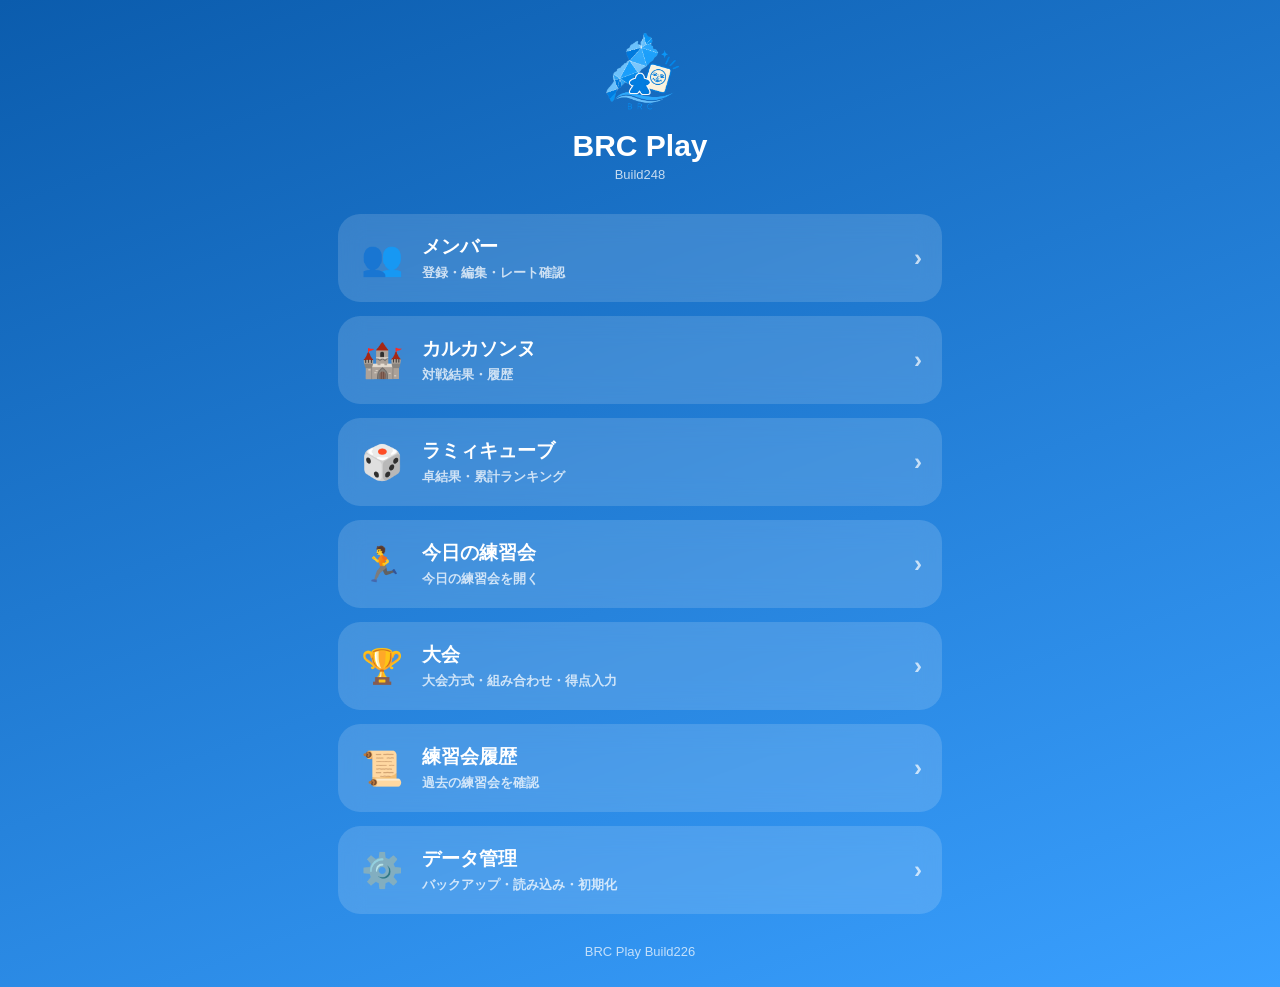
<file: index.html>
<!doctype html>
<html lang="ja">
<head>
<!-- Build201: match group-final cards to Swiss draw card design -->
<meta charset="utf-8">
<meta name="viewport" content="width=device-width,initial-scale=1">
<meta name="theme-color" content="#0B5CAD">
<title>BRC Play Build226</title>
<link rel="manifest" href="manifest.json">
<style>
*{box-sizing:border-box}
body{margin:0;font-family:-apple-system,BlinkMacSystemFont,"Helvetica Neue",sans-serif;background:linear-gradient(160deg,#0B5CAD,#3AA0FF);color:#fff;min-height:100vh}
.w{max-width:640px;margin:auto;padding:18px}.screen{display:none}.screen.active{display:block}
.card{background:rgba(255,255,255,.14);backdrop-filter:blur(12px);-webkit-backdrop-filter:blur(12px);border-radius:22px;padding:18px;margin:16px 0}
.h{text-align:center;padding:12px 0 8px}.h img{width:100px;border-radius:22px}.h h1{margin:12px 0 4px}
.pagehead{display:flex;align-items:center;gap:10px;margin:4px 0 16px}.back{background:rgba(255,255,255,.18);color:#fff;padding:10px 14px;border-radius:14px;font-weight:700}.pagehead h1{font-size:22px;margin:0}
input,select{width:100%;padding:12px;border:0;border-radius:14px;box-sizing:border-box;font-size:16px;background:#fff;color:#222}
button{padding:12px 16px;border:0;border-radius:14px;font-weight:700;font-size:15px}.primary{background:#fff;color:#0B5CAD;width:100%;margin-top:10px}.row{display:flex;gap:10px}.row>*{flex:1;min-width:0}.practice-date{text-align:center;font-size:18px;font-weight:700;margin:0 0 14px;color:#fff}.small{font-size:13px;opacity:.8}.center{text-align:center}
.home-title{text-align:center;padding:12px 0 18px}.home-title img{width:100px;border-radius:22px}.home-title h1{margin:12px 0 4px;font-size:30px}.home-title .build{font-size:13px;opacity:.75}
.menu-card{display:flex;align-items:center;gap:16px;width:100%;padding:20px;margin:14px 0;border:0;border-radius:22px;background:rgba(255,255,255,.15);backdrop-filter:blur(12px);-webkit-backdrop-filter:blur(12px);color:#fff;text-align:left;cursor:pointer}.menu-card:active{transform:scale(.98)}.menu-icon{font-size:34px;width:48px;text-align:center}.menu-text{flex:1}.menu-text b{display:block;font-size:19px;margin-bottom:3px}.menu-text span{font-size:13px;opacity:.75}.menu-arrow{font-size:24px;opacity:.7}
.member{display:flex;justify-content:space-between;align-items:center;padding:14px 0;border-bottom:1px solid rgba(255,255,255,.12);cursor:pointer}.member:last-child{border-bottom:0}.member-info{min-width:0}.member-info b{font-size:17px}.member-buttons{display:flex;gap:8px;margin-left:10px}.iconbtn{width:38px;height:38px;border-radius:10px;padding:0}.edit{background:rgba(255,255,255,.18);color:#fff}.del{background:#E53935;color:#fff}
.history{padding:12px;border-radius:14px;background:rgba(255,255,255,.08);margin-bottom:10px}.history:last-child{margin-bottom:0}.history-disclosure>summary{cursor:pointer;list-style:none}.history-disclosure>summary::-webkit-details-marker{display:none}.history-disclosure>summary h2,.history-disclosure>summary h3{display:flex;align-items:baseline;flex-wrap:wrap;gap:6px;margin:0 0 12px}.history-disclosure>summary::after{content:"";display:none}.history-disclosure[open]>summary::after{content:"";display:none}.history-head{display:flex;justify-content:space-between;align-items:flex-start;gap:10px}.history-body{flex:1}
.rank{display:flex;align-items:center;justify-content:space-between;padding:14px;margin-bottom:8px;border-radius:14px;background:rgba(255,255,255,.08)}.rank:last-child{margin-bottom:0}.rank-left{display:flex;align-items:center;gap:10px}.rank-number{font-size:18px;font-weight:800;min-width:38px}.rank-score{font-weight:700}
.back-home{margin-top:18px}.back-home button{width:100%;background:rgba(255,255,255,.12);color:#fff}.footer{text-align:center;font-size:13px;opacity:.7;padding:16px 0 10px}
.switch{margin-bottom:18px;display:flex;gap:8px;margin-top:10px}.switch button{flex:1;background:rgba(255,255,255,.12);color:#fff}.switch button.active{background:#fff;color:#0B5CAD}.stat-grid{display:grid;grid-template-columns:1fr 1fr;gap:10px}.stat{background:rgba(255,255,255,.08);border-radius:14px;padding:14px;text-align:center}.stat b{display:block;font-size:22px;margin-top:4px}.detail-name{text-align:center;font-size:24px;margin:6px 0 14px}.timeline{padding:10px 0}.timeline-item{display:flex;justify-content:space-between;gap:10px;padding:10px 0;border-bottom:1px solid rgba(255,255,255,.1)}.timeline-item:last-child{border-bottom:0}.win{font-weight:800}.loss{opacity:.8}
.data-action{width:100%;margin-top:10px;background:rgba(255,255,255,.12);color:#fff}
.data-action.primary-data{background:#fff;color:#0B5CAD}
.file-input{display:none}
.summary-grid{display:grid;grid-template-columns:1fr 1fr;gap:10px}
.summary-item{background:rgba(255,255,255,.08);border-radius:14px;padding:12px;text-align:center}
.summary-item b{display:block;font-size:22px;margin-top:4px}
.rate-up{font-weight:800}
.rate-down{font-weight:800}.winner-btn{flex:1;background:rgba(255,255,255,.12);color:#fff}.winner-btn.active{background:#fff;color:#0B5CAD}.winner-btn:disabled{opacity:.45}.rummy-player-row{display:grid;grid-template-columns:minmax(0,1.2fr) 40px minmax(95px,.9fr) 40px;gap:8px;margin-top:10px}.rummy-player-row:first-of-type{margin-top:0}.rummy-player-row input[readonly]{background:rgba(255,255,255,.75);color:#0B5CAD;font-weight:800}.rummy-player-row .winner-btn{padding:10px 0;font-size:18px}.rummy-penalty-btn{width:40px;min-width:40px;padding:10px 0!important;font-size:18px}.rummy-penalty-btn.active{background:#fff;color:#0B5CAD}.rummy-penalty-wrap{display:flex;flex-direction:column;align-items:center;gap:4px}.rummy-penalty-undo{width:40px;min-width:40px;height:24px;padding:0!important;font-size:14px;line-height:24px;display:none}.rummy-penalty-undo.show{display:block}.rummy-mode{display:flex;gap:6px;padding:5px;border-radius:16px;background:rgba(255,255,255,.10);margin:0 0 12px}.rummy-mode button{flex:1;background:transparent;color:#fff;padding:10px 8px}.rummy-mode button.active{background:#fff;color:#0B5CAD}

.tournament-format{display:grid;grid-template-columns:1fr 1fr;grid-template-rows:repeat(2,minmax(76px,auto));gap:8px;margin-top:10px}.tournament-format button{background:rgba(255,255,255,.12);color:#fff;text-align:center;display:flex;align-items:center;justify-content:center;min-height:76px;height:100%;padding:12px 14px;line-height:1.35;overflow-wrap:anywhere}.tournament-format button.active{background:#fff;color:#0B5CAD}.tournament-member-list{display:grid;grid-template-columns:1fr 1fr;gap:8px;margin-top:10px}.tour-select-summary{width:100%;text-align:left;background:rgba(255,255,255,.12);color:#fff;margin-top:12px;padding:16px;border-radius:14px}.tour-select-summary strong{display:block;font-size:17px}.tour-select-summary span{display:block;font-size:13px;opacity:.8;margin-top:4px}.single-setup{display:none;margin-top:14px;padding:12px;border-radius:14px;background:rgba(255,255,255,.07)}.single-placement{display:flex;gap:8px;margin:8px 0}.single-placement button{flex:1;background:rgba(255,255,255,.12);color:#fff}.single-placement button.active{background:#fff;color:#0B5CAD}.single-slots{display:grid;grid-template-columns:1fr;gap:8px;margin-top:10px}.single-slot-row{display:grid;grid-template-columns:54px minmax(0,1fr);gap:8px;align-items:center;background:rgba(255,255,255,.07);padding:8px;border-radius:10px}.single-slot-row select{width:100%;min-width:0}.tournament-member{display:flex;align-items:center;gap:8px;padding:10px;background:rgba(255,255,255,.08);border-radius:12px}.tournament-member input{width:20px;height:20px;padding:0;flex:0 0 auto}.tournament-match{background:rgba(255,255,255,.08);padding:12px;border-radius:14px;margin:10px 0}.tournament-match-head{font-weight:800;margin-bottom:8px}.tournament-match-player{margin:8px 0 12px}.tournament-match-name{display:block;font-weight:800;overflow-wrap:anywhere;word-break:normal;margin-bottom:5px}.tournament-match-row{display:flex;align-items:center;gap:8px;margin:6px 0;flex-wrap:nowrap}.tournament-match-row input{flex:0 0 132px;width:132px;min-width:132px;max-width:132px;box-sizing:border-box;padding:10px;font-size:16px}.tournament-match-row select{flex:0 0 88px;width:88px;min-width:88px;max-width:88px;box-sizing:border-box;padding:10px 5px;font-size:14px}.tournament-match-row select:disabled{opacity:.72}.tournament-match-player{min-width:0}.tournament-match-name{white-space:normal;overflow-wrap:anywhere;word-break:normal;margin-bottom:5px}.tournament-match button{margin-top:8px}.tournament-group{border:1px solid rgba(255,255,255,.16);border-radius:14px;padding:12px;margin:12px 0}.tournament-status{padding:10px;border-radius:12px;background:rgba(255,255,255,.08);margin:8px 0}.tournament-round-pages{display:flex;overflow-x:auto;scroll-snap-type:x mandatory;gap:12px;padding:2px 1px 12px;-webkit-overflow-scrolling:touch}.tournament-round-page{flex:0 0 100%;min-width:0;scroll-snap-align:start;background:rgba(255,255,255,.07);border-radius:14px;padding:12px;box-sizing:border-box}.tournament-round-page h3{margin:4px 0 10px}.single-bracket-wrap{overflow:auto;max-width:100%;padding:8px 4px 14px;-webkit-overflow-scrolling:touch}.single-bracket{display:flex;align-items:stretch;gap:12px;min-width:max-content;position:relative;padding:4px 2px}.single-bracket-round{display:flex;flex-direction:column;justify-content:space-around;min-width:148px;width:148px;gap:14px;position:relative}.single-bracket-round>h4{text-align:center;margin:4px 0 8px;min-height:24px}.single-bracket-match{position:relative;background:rgba(255,255,255,.07);border-radius:10px;padding:6px;border:1px solid rgba(255,255,255,.16);margin:0 2px 0 0;font-size:12px;overflow-wrap:anywhere}.single-bracket-match:after{display:none}.single-bracket-round:last-child .single-bracket-match:after{display:none}.single-bracket-round:not(:last-child) .single-bracket-match:before{display:none}.single-bracket-round .tournament-match{min-width:0}.single-bracket-round .tournament-match-row{gap:8px}.single-bracket-round .tournament-match-row input{flex:0 0 132px;width:132px;min-width:132px;max-width:132px}.single-bracket-round .tournament-match-row select{flex:0 0 88px;width:88px;min-width:0;max-width:88px}

.tc-result-player{display:flex;flex-direction:column;align-items:flex-start;gap:1px;line-height:1.25;margin:3px 0}.tc-result-player b{font-weight:800;overflow-wrap:anywhere}.tc-result-player span{font-size:11px;opacity:.9}.tc-result-player .trophy{margin-left:3px}
.tour-compact-card{width:max-content;max-width:100%;min-width:0;text-align:left}
.single-bracket-match .sb-player{display:flex;flex-direction:column;gap:2px;margin:2px 0 5px;min-width:0}.single-bracket-match .sb-name{font-weight:800;line-height:1.2;overflow-wrap:anywhere}.single-bracket-match .sb-name .trophy{margin-left:3px}.single-bracket-match .sb-detail{font-size:11px;opacity:.9;line-height:1.25}.single-bracket-match .sb-vs{font-size:10px;opacity:.65;margin:1px 0}
.single-bracket-match .tournament-match{margin:0;padding:8px;background:transparent}.single-bracket-match .tournament-match-head{font-size:12px}.single-bracket-note{font-size:12px;opacity:.8;margin:6px 0 10px}.tournament-round-results{border-top:1px solid rgba(255,255,255,.2);margin-top:14px;padding-top:10px}.tournament-round-results .small{line-height:1.55}.tournament-round-nav{display:flex;gap:8px;align-items:center;justify-content:space-between;margin:8px 0}.tournament-round-nav button{flex:1;background:rgba(255,255,255,.13);color:white;padding:10px;border-radius:12px}.tournament-round-nav span{font-weight:700;white-space:nowrap}.tournament-actions{display:flex;gap:8px}.tournament-actions button{flex:1;background:rgba(255,255,255,.12);color:#fff}.tournament-actions button.active{background:#fff;color:#0B5CAD}

/* Build155: bracket overview separated from match-entry form */
.single-bracket{gap:10px;align-items:stretch}
.single-bracket{isolation:isolate}.bracket-connectors{position:absolute;inset:0;z-index:0;overflow:visible;pointer-events:none}.bracket-connectors path{fill:none;stroke:rgba(255,255,255,.58);stroke-width:2;vector-effect:non-scaling-stroke}.single-bracket-round{z-index:1}.single-bracket-item{z-index:1}
.single-bracket-round{min-width:150px;width:150px;gap:8px}
.single-bracket-round>h4{position:sticky;top:0;z-index:1;background:rgba(11,92,173,.92);border-radius:7px;padding:5px 3px}
.single-bracket-match{padding:5px 6px;margin-right:2px;min-height:48px;display:flex;align-items:center;cursor:pointer}
.single-bracket-match:after{display:none}
.single-bracket-round:not(:last-child) .single-bracket-match:before{display:none}
.single-bracket-match.is-pending{background:rgba(255,255,255,.17);border-color:rgba(255,255,255,.5)}
.single-bracket-match.is-done{background:rgba(255,255,255,.08)}
.single-bracket-match.is-bye{cursor:default;opacity:.9}
.single-bracket-card{width:100%;font-size:14px;line-height:1.45;overflow-wrap:anywhere}
.single-bracket-card .names{font-weight:800}
.single-bracket-card .score{font-size:12px;opacity:.88;margin-top:4px}
.single-bracket-card .tap-hint{font-size:11px;opacity:.8;margin-top:5px}
.single-entry-panel{margin:8px 0 14px;padding:14px;border:1px solid rgba(255,255,255,.28);border-radius:16px;background:rgba(255,255,255,.08)}
.single-entry-panel h3{margin:0 0 8px}
.single-entry-panel .tournament-match-row{display:flex;gap:8px;min-width:0;max-width:100%;flex-wrap:nowrap;box-sizing:border-box}.single-entry-panel .tournament-match-row input{flex:1 1 0;width:0;min-width:0;max-width:none;box-sizing:border-box}
.single-entry-panel .tournament-match-row select{flex:0 0 88px!important;width:88px!important;min-width:88px!important;max-width:88px!important;box-sizing:border-box;padding-left:5px;padding-right:5px}
.single-entry-panel .tournament-match{background:transparent;padding:0;margin:0;min-width:0}.single-entry-panel .tournament-match-player{min-width:0}.single-entry-panel .tournament-match button{display:block;width:100%;max-width:100%;box-sizing:border-box;margin:12px 0 0;white-space:normal}.single-entry-panel>button{display:block;width:auto;min-width:110px;max-width:100%;box-sizing:border-box;margin:12px 0 0!important;white-space:normal}
.double-bracket .tour-compact-list{display:block}.double-bracket .tour-compact-card{min-width:0;padding:8px;font-size:12px}.double-bracket .tour-match-with-entry{min-width:0}.double-bracket .tour-compact-card .tc-players{font-size:12px}.tour-match-with-entry{min-width:0}.single-bracket-item{min-width:0}.single-bracket-item .single-bracket-match{width:100%}.tour-compact-list{display:grid;grid-template-columns:repeat(auto-fit,minmax(210px,1fr));gap:10px;margin:10px 0}.tour-compact-card{display:block;width:100%;text-align:left;color:#fff;background:rgba(255,255,255,.09);border:1px solid rgba(255,255,255,.22);border-radius:14px;padding:12px;margin:0;min-height:80px}.tour-compact-card:disabled{opacity:.92}.tour-compact-card .tc-stage{font-size:12px;opacity:.82;margin-bottom:7px}.tour-compact-card .tc-players{font-weight:800;line-height:1.5;overflow-wrap:anywhere}.tour-compact-card .tc-result{font-size:13px;margin-top:5px;opacity:.9}

/* Build180: Swiss cards use the same horizontal layout before and after score entry */
.tour-swiss-card{display:block;width:100%;text-align:left;color:#fff;background:rgba(255,255,255,.09);border:1px solid rgba(255,255,255,.28);border-radius:16px;padding:12px;margin:0;min-height:0;box-sizing:border-box}
.tour-swiss-card:active{transform:scale(.995)}
.tour-swiss-card .tsc-top{display:flex;align-items:center;justify-content:space-between;gap:8px;margin-bottom:10px;font-size:12px;opacity:.9}
.tour-swiss-card .tsc-players{display:grid;grid-template-columns:minmax(0,1fr) auto minmax(0,1fr);align-items:stretch;gap:8px}
.tour-swiss-card .tsc-player{min-width:0;background:rgba(255,255,255,.09);border-radius:10px;padding:10px}
.tour-swiss-card .tsc-player.winner{background:rgba(255,255,255,.2);border:1px solid rgba(255,255,255,.28)}
.tour-swiss-card .tsc-name{font-weight:800;overflow-wrap:anywhere;line-height:1.3}
.tour-swiss-card .tsc-score{font-size:22px;font-weight:800;line-height:1.25;margin-top:5px}
.tour-swiss-card .tsc-turn{font-size:12px;opacity:.82;margin-top:3px}
.tour-swiss-card .tsc-vs{align-self:center;font-size:12px;font-weight:800;opacity:.8}
.tour-swiss-card .tsc-status{font-size:12px;margin-top:9px;opacity:.9}
.tour-swiss-card .tsc-edit{font-size:12px;opacity:.8}
.tour-swiss-entry{margin:8px 0 14px;padding:14px;border:2px solid rgba(255,255,255,.4);border-radius:16px;background:rgba(255,255,255,.1)}
.tour-swiss-entry .tournament-match{margin:0;background:transparent;padding:0}
.tour-swiss-entry .tournament-match-head{display:none}
.tour-swiss-entry .tournament-match-row input{flex:1 1 0;width:0;min-width:0;max-width:none}
.tour-entry-panel{margin:8px 0 14px;padding:16px;border:2px solid rgba(255,255,255,.48);border-radius:18px;background:rgba(255,255,255,.12);scroll-margin-top:20px}.tour-entry-panel .tournament-match{background:transparent;padding:0;margin:10px 0}.tour-entry-panel{box-sizing:border-box;max-width:100%;overflow:hidden}.tour-entry-panel .tournament-match-row{display:flex;gap:8px;min-width:0;max-width:100%;flex-wrap:nowrap}.tour-entry-panel .tournament-match-row input{flex:1 1 0;width:0;min-width:0;max-width:none;box-sizing:border-box}.tour-entry-panel .tournament-match-row select{flex:0 0 88px;width:88px;min-width:0;max-width:88px;box-sizing:border-box}.tour-entry-panel>button{display:block;width:100%;max-width:100%;box-sizing:border-box;margin:10px 0 0;white-space:normal}.tour-entry-panel .tournament-match button{display:block;width:100%;max-width:100%;box-sizing:border-box;white-space:normal;margin:12px 0 0}

/* Build163: bracket cards compact; score-entry panel keeps comfortable width */
.single-bracket{gap:10px}
.single-bracket-round{flex:0 0 100px;min-width:100px;width:100px;gap:8px}
.single-bracket-round>h4{font-size:14px;padding:5px 2px;overflow-wrap:anywhere}
.single-bracket-item{width:100px;min-width:100px;position:relative}.single-bracket-match-wrap{width:100%;min-width:0}.single-bracket-match-wrap .single-entry-panel{width:280px;max-width:calc(100vw - 80px)}
.single-bracket-item .single-bracket-match{width:100%;box-sizing:border-box;padding:5px 4px}
.single-bracket-match:after{display:none}
.single-bracket-round:not(:last-child) .single-bracket-match:before{display:none}
.single-entry-panel{width:280px;max-width:100%;box-sizing:border-box;position:static;z-index:auto;background:#3f98df;border:2px solid rgba(255,255,255,.75);margin:10px 0 12px;padding:12px;border-radius:16px}
.single-entry-panel .tournament-match-row input{flex:1 1 0;width:0;min-width:0;max-width:none}
@media(max-width:380px){.single-entry-panel{width:260px;max-width:260px}}
/* Build167: reuse the single-elimination score-entry panel for double knockout */
.double-bracket .single-entry-panel{width:280px;max-width:100%;box-sizing:border-box;position:static;z-index:auto;overflow:visible;background:#3f98df;border:2px solid rgba(255,255,255,.75)}
.double-bracket .single-entry-panel .tournament-match-row{display:flex;gap:8px;min-width:0;max-width:100%;flex-wrap:nowrap;box-sizing:border-box}
.double-bracket .single-entry-panel .tournament-match-row input{flex:1 1 0;width:0;min-width:0;max-width:none;box-sizing:border-box}
.double-bracket .single-entry-panel .tournament-match-row select{flex:0 0 88px!important;width:88px!important;min-width:88px!important;max-width:88px!important;box-sizing:border-box}
@media(max-width:380px){.double-bracket .single-entry-panel{width:260px;max-width:calc(100vw - 104px)}}
/* Build164: align all single-elimination round headings at the same top edge */
.single-bracket-round{position:relative;padding-top:38px;box-sizing:border-box}
.single-bracket-round>h4{position:absolute;top:4px;left:0;right:0;margin:0;min-height:24px;box-sizing:border-box;text-align:center;z-index:2}

/* Build205: 敗者側も勝者側と同じトーナメント表＋勝ち上がり線 */
.double-loser-tree{display:flex!important;flex-direction:row!important;width:max-content;min-width:max-content;gap:12px;align-items:stretch;position:relative}
.double-loser-tree .single-bracket-round{display:flex!important;flex:0 0 148px;min-width:148px;width:148px;box-sizing:border-box;flex-direction:column;justify-content:space-around}
.double-loser-tree .single-bracket-item{display:block!important;flex:0 0 auto;width:148px;min-width:148px;box-sizing:border-box}
.double-loser-tree .single-bracket-match{width:100%;min-width:0;box-sizing:border-box;padding:6px 8px;font-size:14px;line-height:1.45;overflow-wrap:anywhere}
.double-loser-tree .single-bracket-match .sb-player{font-size:14px;line-height:1.45;overflow-wrap:anywhere;word-break:normal}
.double-loser-tree .single-bracket-round>h4{font-size:14px;white-space:nowrap;overflow-wrap:normal}
.double-loser-tree .bracket-connectors{z-index:0}

/* Build174: ダブルK.O.勝者側の接続線をシングルEと同じルールに統一 */
.double-bracket .single-bracket-match:after{display:none}
.double-bracket .single-bracket-round:last-child .single-bracket-match:after{display:none}
.double-bracket .single-bracket-round:not(:last-child) .single-bracket-match:before{display:none}


/* Build183修正: 選択したカードの直下に入力欄を表示し、背景を不透明にする */
.tour-compact-list { display:block !important; }
.tour-compact-list > .tour-match-with-entry {
  display:block !important;
  width:100%;
  min-width:0;
  margin:10px 0;
  position:relative;
  overflow:visible;
}
.tour-match-with-entry > .tour-swiss-card,
.tour-match-with-entry > .tour-compact-card { width:100%; box-sizing:border-box; }
.tour-swiss-entry,
.tour-entry-panel,
.single-entry-panel {
  position:relative !important;
  z-index:1000 !important;
  isolation:isolate;
  width:100%;
  max-width:100%;
  box-sizing:border-box;
  background:#4b9be3 !important;
  border:2px solid rgba(255,255,255,.72) !important;
  box-shadow:0 8px 24px rgba(0,35,90,.24);
  opacity:1 !important;
}
.tour-swiss-entry { margin:8px 0 14px; padding:14px; border-radius:16px; }
.tour-entry-panel *, .single-entry-panel *, .tour-swiss-entry * { opacity:1 !important; }
.tour-entry-panel, .single-entry-panel, .tour-swiss-entry { scroll-margin-top:24px; }
.tour-bracket-entry-section{margin:18px 0;padding:14px;border:2px solid rgba(255,255,255,.65);border-radius:18px;background:rgba(5,55,115,.32);scroll-margin-top:18px}.tour-bracket-entry-section>.single-entry-panel{width:100%;max-width:100%;position:relative;margin:12px 0;background:#3f98df}.tour-bracket-entry-section .single-entry-panel{width:100%;max-width:100%;}.tour-bracket-entry-section .card{padding:12px;border-radius:14px;background:rgba(255,255,255,.1)}

/* Build193: グループリーグをA〜Dタブで切り替え、実データのみ表示 */
.group-tab-switch{display:grid;grid-template-columns:repeat(4,minmax(0,1fr));gap:6px;margin:12px 0}
.group-tab-switch button{min-width:0;padding:10px 4px;border-radius:12px;font-size:14px;overflow-wrap:anywhere}
.group-tab-switch button.active{background:#fff!important;color:#1765ad!important;border-color:#fff!important}
/* Build208: 敗者側トーナメントのCSSをstyle内に配置 */
.double-loser-tree{display:flex!important;flex-direction:row!important;align-items:stretch!important;gap:18px!important;width:max-content!important;min-width:max-content!important;padding:8px 4px 16px;position:relative}
.double-loser-tree>.single-bracket-round{display:flex!important;flex:0 0 170px!important;width:170px!important;min-width:170px!important;flex-direction:column!important;justify-content:space-around!important;gap:12px!important;position:relative}
.double-loser-tree>.single-bracket-round>.single-bracket-item{display:block!important;flex:0 0 auto!important;width:170px!important;min-width:170px!important;box-sizing:border-box}
.double-loser-tree .single-bracket-match-wrap{width:100%;min-width:0;box-sizing:border-box}
.double-loser-tree .single-bracket-match{width:100%;min-width:0;box-sizing:border-box;white-space:normal;overflow-wrap:anywhere}
.double-loser-tree .single-bracket-round>h4{position:sticky;top:0;z-index:2}


/* Build211: align loser-side rounds and draw their connectors. */
.double-loser-tree>.single-bracket-round{justify-content:flex-start!important;gap:0!important}
.double-loser-tree>.single-bracket-round>.single-bracket-item{flex:0 0 auto!important}
/* Build210: loser bracket uses the same card-and-connector tree structure as winners. */
.double-loser-tree{display:flex!important;flex-direction:row!important;align-items:stretch!important;gap:22px!important;width:max-content!important;min-width:max-content!important;position:relative!important;padding:8px 8px 20px!important}
.double-loser-tree>.single-bracket-round{display:flex!important;flex:0 0 170px!important;width:170px!important;min-width:170px!important;flex-direction:column!important;justify-content:space-around!important;gap:16px!important;position:relative!important}
.double-loser-tree>.single-bracket-round>.single-bracket-item{display:block!important;flex:0 0 auto!important;width:170px!important;min-width:170px!important;box-sizing:border-box!important}
.double-loser-tree .bracket-connectors{position:absolute!important;inset:0 auto auto 0!important;pointer-events:none!important;overflow:visible!important;z-index:1!important}
.double-loser-tree .bracket-connectors path{fill:none!important;stroke:rgba(255,255,255,.85)!important;stroke-width:2.5!important}

/* Build212: separate loser-side entry slots from match cards, following the reference diagram. */
.loser-bracket-layout{display:flex;align-items:flex-start;gap:20px;position:relative;width:max-content;min-width:100%;padding:8px 4px 18px;}
.loser-slot-column{flex:0 0 150px;width:150px;display:flex;flex-direction:column;gap:12px;position:relative;}
.loser-slot-column>h4{font-size:14px;position:sticky;left:0;top:0;margin:0 0 4px;white-space:nowrap;}
.loser-slot-item{height:54px;box-sizing:border-box;border:1.5px solid rgba(255,255,255,.8);border-radius:12px;background:rgba(255,255,255,.13);display:flex;flex-direction:column;justify-content:center;padding:5px 9px;gap:2px;position:relative;}
.loser-slot-item span{font-size:12px;opacity:.9}.loser-slot-item b{font-size:14px;overflow-wrap:anywhere;line-height:1.2}
.double-loser-tree{flex:0 0 auto;}
.double-loser-tree>.single-bracket-round{justify-content:flex-start!important;gap:0!important;padding-top:26px!important;}
.double-loser-tree>.single-bracket-round>.single-bracket-item{flex:0 0 auto!important;}
.double-loser-tree>.single-bracket-round:nth-child(4)>.single-bracket-item:first-of-type,
.double-loser-tree>.single-bracket-round:nth-child(5)>.single-bracket-item:first-of-type{margin-top:75px!important;}
.loser-bracket-layout .bracket-connectors{pointer-events:none;z-index:1;overflow:visible}


/* Build213: compact loser slots and keep connector lines inside the bracket columns. */
/* Build223: display loser slots in bracket order without changing their underlying slot IDs. */
.loser-bracket-layout{gap:10px!important;width:max-content!important;min-width:0!important;align-items:flex-start!important;overflow:visible!important}
.loser-slot-column{flex:0 0 92px!important;width:92px!important;gap:8px!important}
.loser-slot-column>h4{font-size:12px!important;white-space:normal!important;line-height:1.2!important}
.loser-slot-item{height:42px!important;padding:4px 6px!important;border-radius:9px!important;gap:1px!important}
.loser-slot-item span{font-size:10px!important;line-height:1.1!important}
.loser-slot-item b{font-size:12px!important;line-height:1.1!important;white-space:nowrap!important;overflow:hidden!important;text-overflow:ellipsis!important}
.double-loser-tree{gap:12px!important;width:max-content!important;min-width:0!important;padding:8px 2px 16px!important}
.double-loser-tree>.single-bracket-round{flex:0 0 138px!important;width:138px!important;min-width:138px!important;padding-top:26px!important;justify-content:flex-start!important;gap:0!important}
.double-loser-tree>.single-bracket-round>.single-bracket-item{width:138px!important;min-width:138px!important;flex:0 0 auto!important}
.double-loser-tree .single-bracket-match{padding:6px!important;font-size:12px!important;line-height:1.3!important;overflow-wrap:normal!important;word-break:normal!important}
.double-loser-tree .single-bracket-match .sb-player{font-size:12px!important;line-height:1.3!important;overflow-wrap:anywhere!important;word-break:normal!important}
.double-loser-tree>.single-bracket-round:nth-child(1)>.single-bracket-item:nth-of-type(2),
.double-loser-tree>.single-bracket-round:nth-child(2)>.single-bracket-item:nth-of-type(2),
.double-loser-tree>.single-bracket-round:nth-child(3)>.single-bracket-item:nth-of-type(2){margin-top:110px!important}
.double-loser-tree>.single-bracket-round:nth-child(4)>.single-bracket-item:first-of-type,
.double-loser-tree>.single-bracket-round:nth-child(5)>.single-bracket-item:first-of-type{margin-top:55px!important}
.loser-bracket-layout>.loser-slot-connectors{display:block!important}
/* Build234: keep loser-bracket connector strokes behind cards and bend only in column gaps. */
.loser-bracket-layout{position:relative!important;isolation:isolate!important}
.loser-bracket-layout>.loser-slot-connectors{z-index:0!important}
.loser-bracket-layout>.loser-slot-column,.loser-bracket-layout>.double-loser-tree{position:relative!important;z-index:1!important}
.double-loser-tree>.single-bracket-round>.single-bracket-item{position:relative!important;z-index:2!important}


/* Build215: loser-side match cards follow winner-side card styling; compact, non-overflowing score editor. */
.double-loser-tree .single-bracket-match{display:block!important;align-items:initial!important;padding:8px!important;min-height:0!important;background:rgba(255,255,255,.10)!important;border:1.5px solid rgba(255,255,255,.42)!important;border-radius:12px!important;box-sizing:border-box!important;}
.double-loser-tree .single-bracket-card{width:100%;min-width:0;font-size:14px;line-height:1.35;}
.double-loser-tree .single-bracket-card .small{font-size:11px;line-height:1.2;margin-bottom:6px;opacity:.82;}
.double-loser-tree .single-bracket-match .sb-player{display:flex;flex-direction:column;gap:2px;margin:4px 0 6px;min-width:0;}
.double-loser-tree .single-bracket-match .sb-name{font-size:14px;font-weight:800;line-height:1.25;overflow-wrap:anywhere;}
.double-loser-tree .single-bracket-match .sb-detail{font-size:11px;line-height:1.2;opacity:.9;}
.double-loser-tree .single-bracket-match .sb-vs{font-size:10px;opacity:.7;margin:1px 0 3px;}
.double-loser-tree .loser-entry-panel{display:block!important;width:100%!important;max-width:100%!important;min-width:0!important;box-sizing:border-box!important;padding:9px!important;margin:6px 0 12px!important;border-radius:12px!important;overflow:hidden!important;}
.loser-entry-title{font-size:12px;font-weight:700;line-height:1.35;overflow-wrap:anywhere;margin-bottom:8px;}
.loser-score-fields{display:grid;grid-template-columns:1fr 1fr;gap:7px;align-items:end;}
.loser-score-fields label{display:flex;flex-direction:column;gap:4px;min-width:0;font-size:11px;}
.loser-score-fields input{width:100%!important;min-width:0!important;max-width:100%!important;flex:auto!important;box-sizing:border-box!important;padding:8px 6px!important;font-size:16px!important;}
.loser-score-fields .loser-turn-field{grid-column:1/-1;display:grid;grid-template-columns:44px minmax(0,1fr);align-items:center;gap:8px;}
.loser-score-fields select{width:100%!important;min-width:0!important;max-width:100%!important;flex:auto!important;box-sizing:border-box!important;padding:8px!important;font-size:14px!important;}
.loser-entry-actions{display:grid;grid-template-columns:1fr 1fr;gap:7px;margin-top:9px;}
.loser-entry-actions button{min-width:0;width:100%;margin:0!important;padding:9px 5px!important;font-size:13px!important;}
.loser-entry-actions .loser-close-button{background:rgba(255,255,255,.14)!important;color:#fff!important;}


/* Build223: slot cards are spaced for clean routing; all loser-side paths are drawn in one dedicated SVG. */
.loser-bracket-layout{position:relative;display:flex;align-items:flex-start;gap:10px;width:max-content;min-width:0;padding:8px 4px 18px;overflow:visible;}
.loser-slot-column{flex:0 0 92px;width:92px;display:flex;flex-direction:column;gap:0;position:relative;z-index:2;}
.loser-slot-column>h4{height:24px;min-height:24px;margin:4px 0 8px;font-size:12px;line-height:24px;white-space:nowrap;}
.loser-slot-item{height:42px;flex:0 0 42px;box-sizing:border-box;border:1.5px solid rgba(255,255,255,.8);border-radius:9px;background:rgba(255,255,255,.13);display:flex;flex-direction:column;justify-content:center;padding:4px 6px;gap:1px;position:relative;margin:0 0 18px;}
.loser-slot-item span{font-size:10px;line-height:1.1;opacity:.9}.loser-slot-item b{font-size:12px;line-height:1.1;white-space:nowrap;overflow:hidden;text-overflow:ellipsis;}
.loser-slot-item[data-loser-slot="5"],.loser-slot-item[data-loser-slot="7"],.loser-slot-item[data-loser-slot="3"],.loser-slot-item[data-loser-slot="6"],.loser-slot-item[data-loser-slot="8"],.loser-slot-item[data-loser-slot="9"]{margin-top:8px;}
.double-loser-tree{display:flex;flex-direction:row;align-items:flex-start;gap:12px;width:max-content;min-width:0;position:relative;padding:8px 2px 16px;z-index:2}
.double-loser-tree>.single-bracket-round{display:flex;flex:0 0 138px;width:138px;min-width:138px;flex-direction:column;justify-content:flex-start;gap:0;padding-top:26px;position:relative}
.double-loser-tree>.single-bracket-round>.single-bracket-item{width:138px;min-width:138px;flex:0 0 auto;box-sizing:border-box;position:relative;z-index:2}
.double-loser-tree>.single-bracket-round:nth-child(1)>.single-bracket-item:nth-child(2),.double-loser-tree>.single-bracket-round:nth-child(2)>.single-bracket-item:nth-child(2),.double-loser-tree>.single-bracket-round:nth-child(3)>.single-bracket-item:nth-child(2){margin-top:150px}
.double-loser-tree>.single-bracket-round:nth-child(4)>.single-bracket-item:first-child,.double-loser-tree>.single-bracket-round:nth-child(5)>.single-bracket-item:first-child{margin-top:75px}
.double-loser-tree .single-bracket-match{display:block;padding:8px;min-height:0;box-sizing:border-box;background:rgba(255,255,255,.10);border:1.5px solid rgba(255,255,255,.42);border-radius:12px}
/* Build219: route lines bend immediately before the target round; opaque cards mask any underlay. */
.double-loser-tree .single-bracket-match{background:rgba(64,151,225,.98)!important;position:relative;z-index:3!important}
.loser-slot-item{position:relative;z-index:3!important}
.loser-bracket-layout>.loser-slot-connectors{z-index:1!important}
.double-loser-tree>.single-bracket-round>.single-bracket-item{z-index:3!important}
.double-loser-tree .single-bracket-card{width:100%;min-width:0;font-size:14px;line-height:1.35}
.double-loser-tree .single-bracket-card .small{font-size:11px;line-height:1.2;margin-bottom:6px;opacity:.82}
.double-loser-tree .single-bracket-match .sb-player{display:flex;flex-direction:column;gap:2px;margin:4px 0 6px;min-width:0}
.double-loser-tree .single-bracket-match .sb-name{font-size:14px;font-weight:800;line-height:1.25;overflow-wrap:anywhere}
.loser-bracket-layout>.loser-slot-connectors{display:block;position:absolute;left:0;top:0;pointer-events:none;z-index:1;overflow:visible}
.loser-entry-panel{position:relative;width:100%;max-width:100%;box-sizing:border-box;margin-top:12px}
.loser-entry-panel .tournament-match-row{display:flex;gap:8px;flex-wrap:nowrap;min-width:0}
.loser-entry-panel .tournament-match-row input{flex:1 1 0;width:0;min-width:0;max-width:none;box-sizing:border-box}
.loser-entry-panel .tournament-match-row select{flex:0 0 88px;width:88px;min-width:88px;max-width:88px;box-sizing:border-box}
.loser-entry-actions{display:flex;gap:8px;margin-top:12px}
.loser-entry-actions button{flex:1;min-width:0}
@media(max-width:380px){.loser-entry-panel .tournament-match-row select{flex-basis:78px;width:78px;min-width:78px;max-width:78px}}


/* Build223: unify loser-side match cards and score editor with winner-side design. */
.double-loser-tree .single-bracket-match{
  display:flex!important;align-items:center!important;padding:5px 6px!important;min-height:48px!important;
  margin-right:2px!important;background:rgba(255,255,255,.17)!important;
  border:1px solid rgba(255,255,255,.5)!important;border-radius:10px!important;
  box-sizing:border-box!important;position:relative;z-index:3!important;
}
.double-loser-tree .single-bracket-match.is-done{background:rgba(255,255,255,.08)!important;}
.double-loser-tree .single-bracket-card{width:100%;font-size:14px;line-height:1.45;overflow-wrap:anywhere;}
.double-loser-tree .single-bracket-card .small{font-size:12px;line-height:1.3;opacity:.88;margin:0 0 6px;}
.double-loser-tree .single-bracket-match .sb-player{display:block;min-width:0;margin:8px 0 12px;}
.double-loser-tree .single-bracket-match .sb-name{font-size:14px;font-weight:800;line-height:1.35;overflow-wrap:anywhere;}
.double-loser-tree .single-bracket-match .sb-detail{font-size:12px;line-height:1.3;opacity:.9;}
.double-loser-tree .single-bracket-match .sb-vs{font-size:12px;opacity:.75;margin:4px 0;}
#tourLoserEntryPanel{margin:8px 0 14px;padding:14px;border:1px solid rgba(255,255,255,.28);border-radius:16px;background:rgba(255,255,255,.08);box-sizing:border-box;max-width:100%;}
#tourLoserEntryPanel .loser-entry-panel{margin:10px 0 0;padding:0;border:0;border-radius:0;background:transparent;overflow:visible;}
#tourLoserEntryPanel .tournament-match-head{font-weight:800;margin-bottom:8px;}
#tourLoserEntryPanel .tournament-match-player{margin:8px 0 12px;min-width:0;}
#tourLoserEntryPanel .tournament-match-name{display:block;font-weight:800;overflow-wrap:anywhere;word-break:normal;margin-bottom:5px;}
#tourLoserEntryPanel .tournament-match-row{display:flex;align-items:center;gap:8px;margin:6px 0;flex-wrap:nowrap;min-width:0;max-width:100%;box-sizing:border-box;}
#tourLoserEntryPanel .tournament-match-row input{flex:1 1 0;width:0;min-width:0;max-width:none;box-sizing:border-box;padding:10px;font-size:16px;}
#tourLoserEntryPanel .tournament-match-row select{flex:0 0 88px;width:88px;min-width:88px;max-width:88px;box-sizing:border-box;padding:10px 5px;font-size:14px;}
#tourLoserEntryPanel .loser-entry-actions{display:flex;gap:8px;margin-top:12px;}
#tourLoserEntryPanel .loser-entry-actions button{flex:1;min-width:0;width:auto;max-width:100%;box-sizing:border-box;margin:0!important;padding:10px 8px;font-size:14px;white-space:normal;}
@media(max-width:380px){#tourLoserEntryPanel .tournament-match-row select{flex-basis:78px;width:78px;min-width:78px;max-width:78px;}}


/* Build221: align loser-side card and score-entry styling with winner-side UI. */
.double-loser-tree .single-bracket-match {
  display:flex!important; align-items:center!important; padding:5px 6px!important;
  min-height:48px!important; box-sizing:border-box!important;
  border:1px solid rgba(255,255,255,.5)!important; border-radius:10px!important;
  background:rgba(255,255,255,.17)!important;
}
.double-loser-tree .single-bracket-match.is-done { background:rgba(255,255,255,.08)!important; }
.double-loser-tree .single-bracket-card { width:100%; font-size:14px; line-height:1.45; overflow-wrap:anywhere; }
.double-loser-tree .single-bracket-card>.small { font-size:12px; line-height:1.3; margin:0 0 6px; opacity:.88; }
.double-loser-tree .single-bracket-match .sb-player { display:block; margin:2px 0 5px!important; min-width:0; }
.double-loser-tree .single-bracket-match .sb-name { font-size:14px!important; font-weight:800; line-height:1.25!important; }
.double-loser-tree .single-bracket-match .sb-detail { font-size:12px!important; line-height:1.25!important; }
.double-loser-tree .single-bracket-match .sb-vs { font-size:11px!important; margin:2px 0!important; }
#tourLoserEntryPanel .loser-entry-panel {
  display:block!important; width:100%!important; max-width:100%!important; min-width:0!important;
  box-sizing:border-box!important; margin:12px 0 0!important; padding:14px!important;
  border:2px solid rgba(255,255,255,.72)!important; border-radius:16px!important;
  background:#4b9be3!important; box-shadow:0 8px 24px rgba(0,35,90,.18)!important;
  overflow:hidden!important;
}
#tourLoserEntryPanel .loser-entry-actions { display:flex!important; flex-direction:row!important; gap:8px!important; margin-top:12px!important; }
#tourLoserEntryPanel .loser-entry-actions button { flex:1 1 0!important; min-width:0!important; width:auto!important; margin:0!important; border-radius:14px!important; padding:12px 8px!important; }
#tourLoserEntryPanel .tournament-match-player { margin:8px 0 12px!important; }
#tourLoserEntryPanel .tournament-match-name { margin-bottom:5px!important; }


/* Build223: compact loser cards, remove unused right-side width, unify score-entry color. */
.loser-bracket-layout{position:relative!important;isolation:isolate;gap:8px!important;width:max-content!important;min-width:0!important;max-width:none!important;padding:8px 0 16px!important;}
.loser-bracket-layout>.loser-slot-column,.loser-bracket-layout>.double-loser-tree{position:relative;z-index:2;}
.loser-bracket-layout>.loser-slot-connectors{z-index:0!important;}
.loser-slot-column{flex:0 0 82px!important;width:82px!important;}
.double-loser-tree{gap:8px!important;width:max-content!important;min-width:0!important;padding:8px 0 16px!important;}
.double-loser-tree>.single-bracket-round{flex:0 0 118px!important;width:118px!important;min-width:118px!important;gap:6px!important;}
.double-loser-tree>.single-bracket-round>.single-bracket-item{width:118px!important;min-width:118px!important;box-sizing:border-box!important;}
.double-loser-tree .single-bracket-match{padding:6px!important;min-height:0!important;background:rgba(255,255,255,.17)!important;border:1px solid rgba(255,255,255,.5)!important;border-radius:10px!important;}
.double-loser-tree .single-bracket-card{font-size:12px!important;line-height:1.3!important;}
.double-loser-tree .single-bracket-match .sb-name{font-size:12px!important;line-height:1.25!important;}
.double-loser-tree .single-bracket-match .sb-detail{font-size:10px!important;line-height:1.2!important;}
.double-loser-tree .single-bracket-match .sb-player{margin:3px 0 5px!important;}
.double-loser-tree .single-bracket-match .sb-vs{font-size:10px!important;margin:2px 0!important;}
#tourLoserEntryPanel{background:rgba(255,255,255,.08)!important;}
#tourLoserEntryPanel .loser-entry-panel{background:rgba(255,255,255,.08)!important;border-color:rgba(255,255,255,.28)!important;box-shadow:none!important;}
@media(max-width:380px){.loser-slot-column{flex-basis:78px!important;width:78px!important}.double-loser-tree>.single-bracket-round{flex-basis:112px!important;width:112px!important;min-width:112px!important}.double-loser-tree>.single-bracket-round>.single-bracket-item{width:112px!important;min-width:112px!important}}

/* Build224: final layout overrides for loser bracket. */
.loser-bracket-layout{gap:6px!important;padding-top:0!important;}
.loser-slot-column{flex:0 0 76px!important;width:76px!important;min-width:76px!important;gap:0!important;}
.loser-slot-column .loser-slot-item{margin-bottom:18px!important;min-height:52px!important;padding:6px!important;box-sizing:border-box!important;}
.double-loser-tree{gap:6px!important;padding:0 0 12px!important;align-items:flex-start!important;}
.double-loser-tree>.single-bracket-round{flex:0 0 108px!important;width:108px!important;min-width:108px!important;gap:0!important;position:relative!important;padding-top:34px!important;box-sizing:border-box!important;}
.double-loser-tree>.single-bracket-round>h4{position:absolute!important;top:0!important;left:0!important;width:108px!important;min-width:0!important;box-sizing:border-box!important;white-space:nowrap!important;text-align:center!important;}
.double-loser-tree>.single-bracket-round>.single-bracket-item{width:108px!important;min-width:108px!important;max-width:108px!important;box-sizing:border-box!important;margin-bottom:0!important;}
.double-loser-tree .single-bracket-match{width:100%!important;max-width:108px!important;min-width:0!important;margin:0!important;position:relative!important;z-index:3!important;padding:5px!important;}
.double-loser-tree .single-bracket-match .sb-player{margin:2px 0 5px!important;}
.double-loser-tree .single-bracket-match .sb-name{font-size:12px!important;line-height:1.2!important;}
.double-loser-tree .single-bracket-match .sb-detail{font-size:10px!important;line-height:1.2!important;}
.double-loser-tree .single-bracket-match .sb-vs{font-size:10px!important;margin:1px 0!important;}
/* Match the winner-side score editor's light-blue surface, overriding earlier patches. */
#tourLoserEntryPanel .loser-entry-panel{background:#4b9be3!important;border:2px solid rgba(255,255,255,.72)!important;box-shadow:0 8px 24px rgba(0,35,90,.18)!important;padding:14px!important;border-radius:16px!important;}
#tourLoserEntryPanel{background:rgba(255,255,255,.08)!important;}
@media(max-width:380px){.loser-slot-column{flex-basis:76px!important;width:76px!important;min-width:76px!important}.double-loser-tree>.single-bracket-round{flex-basis:104px!important;width:104px!important;min-width:104px!important}.double-loser-tree>.single-bracket-round>h4{width:104px!important}.double-loser-tree>.single-bracket-round>.single-bracket-item{width:104px!important;min-width:104px!important;max-width:104px!important}}

/* Build226: tighter loser-slot rhythm, align the lower match row to slot 3, and keep paths outside cards. */
.loser-bracket-layout{gap:6px!important;overflow:visible!important;padding:0 0 12px!important;}
.loser-slot-column{flex:0 0 76px!important;width:76px!important;min-width:76px!important;gap:0!important;}
.loser-slot-column .loser-slot-item{height:44px!important;min-height:44px!important;margin:0 0 10px!important;padding:4px 5px!important;}
.double-loser-tree{gap:6px!important;padding:0 0 12px!important;}
.double-loser-tree>.single-bracket-round{flex:0 0 104px!important;width:104px!important;min-width:104px!important;padding-top:34px!important;gap:0!important;}
.double-loser-tree>.single-bracket-round>h4{width:104px!important;}
.double-loser-tree>.single-bracket-round>.single-bracket-item{width:104px!important;min-width:104px!important;max-width:104px!important;}
.double-loser-tree .single-bracket-match{background:#4b9be3!important;border:1px solid rgba(255,255,255,.62)!important;z-index:3!important;}
.loser-bracket-layout>.loser-slot-connectors{z-index:1!important;}
.loser-bracket-layout>.loser-slot-column,.loser-bracket-layout>.double-loser-tree{z-index:2!important;}
/* Build232: lower match cards are positioned dynamically to the slot-3 row. */
@media(max-width:380px){.loser-slot-column{flex-basis:72px!important;width:72px!important;min-width:72px!important}.double-loser-tree>.single-bracket-round{flex-basis:100px!important;width:100px!important;min-width:100px!important}.double-loser-tree>.single-bracket-round>h4{width:100px!important}.double-loser-tree>.single-bracket-round>.single-bracket-item{width:100px!important;min-width:100px!important;max-width:100px!important}}


/* Build226: final loser-bracket visual corrections */
.loser-bracket-layout{display:flex!important;align-items:flex-start!important;gap:6px!important;position:relative!important;overflow:visible!important;isolation:isolate!important;}
.loser-slot-column{flex:0 0 76px!important;width:76px!important;min-width:76px!important;position:relative!important;z-index:2!important;gap:0!important;}
.loser-slot-column .loser-slot-item{height:42px!important;min-height:42px!important;margin:0 0 8px!important;box-sizing:border-box!important;}
.double-loser-tree{gap:6px!important;align-items:flex-start!important;position:relative!important;z-index:1!important;padding:0 2px 14px!important;}
.double-loser-tree>.single-bracket-round{flex:0 0 104px!important;width:104px!important;min-width:104px!important;position:relative!important;justify-content:flex-start!important;gap:0!important;padding-top:34px!important;box-sizing:border-box!important;}
.double-loser-tree>.single-bracket-round>h4{width:104px!important;min-width:104px!important;box-sizing:border-box!important;white-space:nowrap!important;font-size:12px!important;}
.double-loser-tree>.single-bracket-round>.single-bracket-item{width:104px!important;min-width:104px!important;max-width:104px!important;flex:0 0 auto!important;position:relative!important;z-index:2!important;box-sizing:border-box!important;}
.double-loser-tree .single-bracket-match{position:relative!important;z-index:2!important;background:#4b9be3!important;border:1.5px solid rgba(255,255,255,.72)!important;border-radius:12px!important;box-sizing:border-box!important;padding:7px!important;min-height:0!important;overflow:hidden!important;}
.double-loser-tree .single-bracket-match .sb-name{font-size:12px!important;line-height:1.2!important;overflow-wrap:anywhere!important;}
.double-loser-tree .single-bracket-match .sb-detail{font-size:10px!important;line-height:1.2!important;}
.double-loser-tree .single-bracket-match .sb-player{margin:2px 0 5px!important;}
/* Build232: do not override dynamic lower-row alignment with a fixed margin. */
.double-loser-tree>.single-bracket-round:nth-child(4)>.single-bracket-item:first-of-type,
.double-loser-tree>.single-bracket-round:nth-child(5)>.single-bracket-item:first-of-type{margin-top:43px!important;}
.loser-bracket-layout>.loser-slot-connectors{z-index:0!important;pointer-events:none!important;}
@media(max-width:380px){.loser-slot-column{flex-basis:70px!important;width:70px!important;min-width:70px!important}.double-loser-tree>.single-bracket-round{flex-basis:98px!important;width:98px!important;min-width:98px!important}.double-loser-tree>.single-bracket-round>h4{width:98px!important;min-width:98px!important}.double-loser-tree>.single-bracket-round>.single-bracket-item{width:98px!important;min-width:98px!important;max-width:98px!important}}

/* Build227: loser bracket compact cards and matching score-entry colors. */
.loser-bracket-layout{gap:4px!important;}
.loser-slot-column{flex:0 0 68px!important;width:68px!important;min-width:68px!important;}
.loser-slot-column .loser-slot-item{height:40px!important;min-height:40px!important;margin-bottom:6px!important;padding:4px!important;}
.double-loser-tree{gap:4px!important;padding-right:0!important;}
.double-loser-tree>.single-bracket-round{flex:0 0 94px!important;width:94px!important;min-width:94px!important;}
.double-loser-tree>.single-bracket-round>h4{width:94px!important;min-width:94px!important;font-size:12px!important;}
.double-loser-tree>.single-bracket-round>.single-bracket-item{width:94px!important;min-width:94px!important;max-width:94px!important;}
.double-loser-tree .single-bracket-match{width:100%!important;max-width:94px!important;margin:0!important;padding:5px!important;box-sizing:border-box!important;}
.double-loser-tree .single-bracket-match .sb-name{font-size:12px!important;}
.double-loser-tree .single-bracket-match .sb-detail{font-size:10px!important;}
.double-loser-tree .single-bracket-match .sb-player{margin:2px 0 4px!important;}
/* SVG線はカードの背面、カードは線の前面に固定する。 */
.loser-bracket-layout>.loser-slot-connectors{z-index:0!important;pointer-events:none!important;}
.loser-bracket-layout>.loser-slot-column{z-index:2!important;}
.loser-bracket-layout>.double-loser-tree{z-index:1!important;}
.double-loser-tree>.single-bracket-round>.single-bracket-item{z-index:2!important;}
#tourLoserEntryPanel .loser-entry-panel{background:#3f98df!important;border:2px solid rgba(255,255,255,.75)!important;box-shadow:none!important;}
@media(max-width:380px){.loser-slot-column{flex-basis:64px!important;width:64px!important;min-width:64px!important}.double-loser-tree>.single-bracket-round{flex-basis:90px!important;width:90px!important;min-width:90px!important}.double-loser-tree>.single-bracket-round>h4{width:90px!important}.double-loser-tree>.single-bracket-round>.single-bracket-item{width:90px!important;min-width:90px!important;max-width:90px!important}}

/* Build228: 敗者側だけを微調整。カードの右余白を詰め、線をカードの背面に置く。 */
.loser-bracket-layout{gap:8px!important;padding-right:0!important;}
.loser-slot-column{flex:0 0 84px!important;width:84px!important;gap:6px!important;}
.loser-slot-item{height:48px!important;padding:4px 6px!important;border-radius:10px!important;}
.loser-slot-item span{font-size:10px!important;}
.loser-slot-item b{font-size:12px!important;}
.double-loser-tree{gap:10px!important;padding-right:0!important;}
.double-loser-tree>.single-bracket-round{flex:0 0 148px!important;width:148px!important;min-width:148px!important;}
.double-loser-tree>.single-bracket-round>.single-bracket-item{width:148px!important;min-width:148px!important;}
.double-loser-tree .single-bracket-match{width:100%!important;min-width:0!important;max-width:100%!important;box-sizing:border-box!important;padding:6px!important;font-size:12px!important;}
.double-loser-tree .single-bracket-match .sb-player{font-size:12px!important;line-height:1.3!important;}
.double-loser-tree .single-bracket-match .sb-detail{font-size:11px!important;}
.loser-bracket-layout>.loser-slot-connectors{z-index:0!important;}
.loser-bracket-layout .double-loser-tree{z-index:1!important;}
.double-loser-tree>.single-bracket-round>.single-bracket-item{position:relative!important;z-index:2!important;}
.double-loser-tree .single-bracket-round>h4{font-size:12px!important;}

/* Build229: 敗者側の対戦カードサイズだけをコンパクト化（既存の上書きを最終的に固定） */
.loser-bracket-layout>.double-loser-tree{gap:8px!important;padding-right:0!important;}
.loser-bracket-layout>.double-loser-tree>.single-bracket-round{flex:0 0 108px!important;width:108px!important;min-width:108px!important;max-width:108px!important;box-sizing:border-box!important;}
.loser-bracket-layout>.double-loser-tree>.single-bracket-round>h4{width:108px!important;min-width:108px!important;max-width:108px!important;box-sizing:border-box!important;white-space:nowrap!important;font-size:12px!important;}
.loser-bracket-layout>.double-loser-tree>.single-bracket-round>.single-bracket-item{width:108px!important;min-width:108px!important;max-width:108px!important;flex:0 0 auto!important;box-sizing:border-box!important;}
.loser-bracket-layout>.double-loser-tree .single-bracket-match{display:block!important;width:100%!important;min-width:0!important;max-width:100%!important;padding:5px!important;margin:0!important;box-sizing:border-box!important;font-size:12px!important;line-height:1.25!important;}
.loser-bracket-layout>.double-loser-tree .single-bracket-match .sb-player{display:block!important;min-width:0!important;margin:3px 0 5px!important;font-size:12px!important;line-height:1.25!important;}
.loser-bracket-layout>.double-loser-tree .single-bracket-match .sb-name{font-size:12px!important;line-height:1.25!important;overflow-wrap:anywhere!important;}
.loser-bracket-layout>.double-loser-tree .single-bracket-match .sb-detail{font-size:10px!important;line-height:1.2!important;}
.loser-bracket-layout>.double-loser-tree .single-bracket-match .sb-vs{font-size:10px!important;margin:2px 0!important;}
@media(max-width:380px){.loser-bracket-layout>.double-loser-tree>.single-bracket-round,.loser-bracket-layout>.double-loser-tree>.single-bracket-round>h4,.loser-bracket-layout>.double-loser-tree>.single-bracket-round>.single-bracket-item{flex-basis:100px!important;width:100px!important;min-width:100px!important;max-width:100px!important;}}

/* Build230: 敗者側カードの横幅と列間の余白をさらに縮小 */
.double-loser-tree{gap:12px!important;padding-left:2px!important;padding-right:2px!important}
.double-loser-tree>.single-bracket-round{flex:0 0 145px!important;width:145px!important;min-width:145px!important;max-width:145px!important}
.double-loser-tree>.single-bracket-round>.single-bracket-item{width:145px!important;min-width:145px!important;max-width:145px!important}
.double-loser-tree .single-bracket-match{padding:5px 5px!important;font-size:12px!important;line-height:1.3!important}
.double-loser-tree .single-bracket-match .sb-player{font-size:12px!important;line-height:1.3!important}
.double-loser-tree .single-bracket-match .sb-detail{font-size:10px!important}

/* Build248: loser-side text matches the winner-side card typography. */
.double-loser-tree .single-bracket-match{font-size:12px!important;line-height:1.45!important}
.double-loser-tree .single-bracket-match .sb-player{font-size:12px!important;line-height:1.3!important}
.double-loser-tree .single-bracket-match .sb-name{font-size:14px!important;line-height:1.2!important}
.double-loser-tree .single-bracket-match .sb-detail{font-size:11px!important;line-height:1.25!important}
.double-loser-tree .single-bracket-match .sb-vs{font-size:10px!important;line-height:1.2!important}
.double-final-tree>.single-bracket-round:nth-child(2)>h4{white-space:nowrap!important;font-size:14px!important;letter-spacing:0!important}
</style>
</head>
<body><div class="w">
<section id="home" class="screen active">
<div class="home-title"><img src="assets/icon.png"><h1>BRC Play</h1><div class="build">Build248</div></div>
<button class="menu-card" onclick="show('member')"><div class="menu-icon">👥</div><div class="menu-text"><b>メンバー</b><span>登録・編集・レート確認</span></div><div class="menu-arrow">›</div></button>
<button class="menu-card" onclick="show('carc')"><div class="menu-icon">🏰</div><div class="menu-text"><b>カルカソンヌ</b><span>対戦結果・履歴</span></div><div class="menu-arrow">›</div></button>
<button class="menu-card" onclick="show('rummy')"><div class="menu-icon">🎲</div><div class="menu-text"><b>ラミィキューブ</b><span>卓結果・累計ランキング</span></div><div class="menu-arrow">›</div></button>
<button class="menu-card" onclick="show('practice')"><div class="menu-icon">🏃</div><div class="menu-text"><b>今日の練習会</b><span>今日の練習会を開く</span></div><div class="menu-arrow">›</div></button>
<button class="menu-card" onclick="show('tournament')"><div class="menu-icon">🏆</div><div class="menu-text"><b>大会</b><span>大会方式・組み合わせ・得点入力</span></div><div class="menu-arrow">›</div></button>
<button class="menu-card" onclick="show('historyPage')"><div class="menu-icon">📜</div><div class="menu-text"><b>練習会履歴</b><span>過去の練習会を確認</span></div><div class="menu-arrow">›</div></button>
<button class="menu-card" onclick="show('dataManage')"><div class="menu-icon">⚙️</div><div class="menu-text"><b>データ管理</b><span>バックアップ・読み込み・初期化</span></div><div class="menu-arrow">›</div></button>
<div class="footer">BRC Play Build226</div>
</section>

<section id="carc" class="screen">
<div class="pagehead"><button class="back" onclick="show('home')">← ホーム</button><h1>🏰 カルカソンヌ</h1></div>
<div class="card"><h2>🏰 カルカソンヌ</h2><div class="row"><select id="playerA"></select><select id="playerB"></select></div><div class="row" style="margin-top:10px"><select id="turnA"><option>先手</option><option>後手</option></select><select id="turnB"><option>先手</option><option selected>後手</option></select></div><div class="row" style="margin-top:10px"><input id="scoreA" inputmode="numeric" placeholder="A得点"><input id="scoreB" inputmode="numeric" placeholder="B得点"></div><button class="primary" id="saveMatch">結果を登録</button><div class="small">同点なら後手勝ち・得失点差も記録</div></div>
<div class="card"><details class="history-disclosure"><summary><h2>🏆 ランキング</h2></summary><div id="carcRanking"></div></details></div>
<div class="card"><details class="history-disclosure"><summary><h2>📜 カルカソンヌ対戦履歴</h2></summary><div id="history"></div></details></div>
<div class="back-home"><button onclick="show('home')">← ホームへ戻る</button></div>
</section>

<section id="rummy" class="screen">
<div class="pagehead"><button class="back" onclick="show('home')">← ホーム</button><h1>🎲 ラミィキューブ</h1></div>
<div class="card"><h2>🎲 ラミィキューブ</h2><div class="rummy-mode"><button type="button" id="rummyMode4" class="active" onclick="setRummyPlayerCount(4)">4人戦</button><button type="button" id="rummyMode3" onclick="setRummyPlayerCount(3)">3人戦</button></div><div class="small" id="rummyInstruction" style="margin-bottom:10px">① まず名前の横の 🏆(勝者) を押してね。<br>② そのあと3人の点数を入力します。</div><div class="rummy-player-row"><select id="r1"></select><button type="button" class="winner-btn" id="winner1" onclick="setRummyWinner(0)" title="勝者">🏆</button><input id="rs1" type="text" inputmode="text" autocapitalize="off" autocorrect="off" spellcheck="false" placeholder="点数"><div class="rummy-penalty-wrap"><button type="button" class="iconbtn rummy-penalty-btn" id="penalty1" onclick="applyRummyInputPenalty(0)" title="⚠️ ペナルティ">⚠️</button><button type="button" class="iconbtn rummy-penalty-undo" id="penaltyUndo1" onclick="undoRummyInputPenalty(0)" title="直前のペナルティを取り消す">↩️</button></div></div><div class="rummy-player-row"><select id="r2"></select><button type="button" class="winner-btn" id="winner2" onclick="setRummyWinner(1)" title="勝者">🏆</button><input id="rs2" type="text" inputmode="text" autocapitalize="off" autocorrect="off" spellcheck="false" placeholder="点数"><div class="rummy-penalty-wrap"><button type="button" class="iconbtn rummy-penalty-btn" id="penalty2" onclick="applyRummyInputPenalty(1)" title="⚠️ ペナルティ">⚠️</button><button type="button" class="iconbtn rummy-penalty-undo" id="penaltyUndo2" onclick="undoRummyInputPenalty(1)" title="直前のペナルティを取り消す">↩️</button></div></div><div class="rummy-player-row"><select id="r3"></select><button type="button" class="winner-btn" id="winner3" onclick="setRummyWinner(2)" title="勝者">🏆</button><input id="rs3" type="text" inputmode="text" autocapitalize="off" autocorrect="off" spellcheck="false" placeholder="点数"><div class="rummy-penalty-wrap"><button type="button" class="iconbtn rummy-penalty-btn" id="penalty3" onclick="applyRummyInputPenalty(2)" title="⚠️ ペナルティ">⚠️</button><button type="button" class="iconbtn rummy-penalty-undo" id="penaltyUndo3" onclick="undoRummyInputPenalty(2)" title="直前のペナルティを取り消す">↩️</button></div></div><div class="rummy-player-row" id="rummyRow4"><select id="r4"></select><button type="button" class="winner-btn" id="winner4" onclick="setRummyWinner(3)" title="勝者">🏆</button><input id="rs4" type="text" inputmode="text" autocapitalize="off" autocorrect="off" spellcheck="false" placeholder="点数"><div class="rummy-penalty-wrap"><button type="button" class="iconbtn rummy-penalty-btn" id="penalty4" onclick="applyRummyInputPenalty(3)" title="⚠️ ペナルティ">⚠️</button><button type="button" class="iconbtn rummy-penalty-undo" id="penaltyUndo4" onclick="undoRummyInputPenalty(3)" title="直前のペナルティを取り消す">↩️</button></div></div><div class="small" style="margin-top:12px">⚠️ ペナルティを押すと、その人の得点から1回につき50点減点されます。保存前に何回でも追加できます。</div><button class="primary" id="saveRummy">卓結果を保存</button></div>
<div class="card"><details class="history-disclosure"><summary><h2>🏆 ランキング</h2></summary><div id="ranking"></div></details></div>
<div class="card"><details class="history-disclosure"><summary><h2>📜 ラミィ対戦履歴</h2></summary><div id="rummyHistory"></div></details></div>
<div class="back-home"><button onclick="show('home')">← ホームへ戻る</button></div>
</section>

<section id="tournament" class="screen">
<div class="pagehead"><button class="back" onclick="show('home')">← ホーム</button><h1>🏆 大会</h1></div>
<div class="card"><h2>🏰 カルカソンヌ大会</h2><div class="small">大会方式を選び、参加メンバーを選択して組み合わせを作成します。得点はこのページで入力できます。</div>
<div class="tournament-format"><button id="tourModeSwiss" onclick="selectTournamentMode('swiss')">スイスドロー</button><button id="tourModeGroups" onclick="selectTournamentMode('groups')">グループリーグ<br>＋決勝T</button><button id="tourModeDouble" onclick="selectTournamentMode('double')">ダブルK.O.</button><button id="tourModeSingle" onclick="selectTournamentMode('single')">シングルE</button></div>
<div id="tourSwissRoundsWrap" style="margin-top:14px"><label for="tourSwissRounds"><b>スイスドローの回戦数</b></label><select id="tourSwissRounds" style="width:100%;margin-top:6px"><option value="2">全2回戦</option><option value="3" selected>全3回戦</option><option value="4">全4回戦</option><option value="5">全5回戦</option><option value="6">全6回戦</option><option value="7">全7回戦</option><option value="8">全8回戦</option><option value="9">全9回戦</option><option value="10">全10回戦</option></select></div>
<div id="tourGroupsSetup" class="single-setup"><label for="tourGroupsCount"><b>グループリーグの開催人数</b></label><select id="tourGroupsCount" style="width:100%;margin-top:6px" onchange="renderGroupManualSlots()"><option value="12" selected>12人（3人×4グループ）</option><option value="16">16人（4人×4グループ）</option></select><div class="small" style="margin-top:10px">メンバーの振り分け方法</div><div class="single-placement"><button type="button" id="tourGroupsAuto" class="active" onclick="selectGroupsPlacement('auto')">🎲 自動</button><button type="button" id="tourGroupsManual" onclick="selectGroupsPlacement('manual')">✋ 手動</button></div><div id="tourGroupsManualHelp" class="small">選んだ参加者をランダムに4グループへ振り分けます。</div><div id="tourGroupsSlots" style="display:none;margin-top:10px"></div></div>
<div id="tourSingleSetup" class="single-setup"><label for="tourSingleCount"><b>シングルイリミネーションの開催人数</b></label><select id="tourSingleCount" style="width:100%;margin-top:6px" onchange="renderSingleManualSlots()"><option value="4">4人</option><option value="5">5人</option><option value="6">6人</option><option value="7">7人</option><option value="8">8人</option><option value="9">9人</option><option value="10" selected>10人</option><option value="11">11人</option><option value="12">12人</option><option value="13">13人</option><option value="14">14人</option><option value="15">15人</option><option value="16">16人</option><option value="17">17人</option><option value="18">18人</option><option value="19">19人</option><option value="20">20人</option></select><div class="small" style="margin-top:10px">メンバーの振り分け方法</div><div class="single-placement"><button type="button" id="tourSingleAuto" class="active" onclick="selectSinglePlacement('auto')">🎲 自動</button><button type="button" id="tourSingleManual" onclick="selectSinglePlacement('manual')">✋ 手動</button></div><div id="tourSingleManualHelp" class="small">参加メンバーから開催人数分をランダムに配置します。</div><div id="tourSingleSlots" class="single-slots" style="display:none"></div></div>
<div id="tourDoubleSetup" class="single-setup"><label for="tourDoubleCount"><b>ダブルノックアウトの開催人数</b></label><select id="tourDoubleCount" style="width:100%;margin-top:6px" onchange="renderDoubleManualSlots()"><option value="4">4人</option><option value="5">5人</option><option value="6">6人</option><option value="7">7人</option><option value="8">8人</option><option value="9">9人</option><option value="10" selected>10人</option><option value="11">11人</option><option value="12">12人</option><option value="13">13人</option><option value="14">14人</option><option value="15">15人</option><option value="16">16人</option><option value="17">17人</option><option value="18">18人</option><option value="19">19人</option><option value="20">20人</option></select><div class="small" style="margin-top:10px">メンバーの振り分け方法</div><div class="single-placement"><button type="button" id="tourDoubleAuto" class="active" onclick="selectDoublePlacement('auto')">🎲 自動</button><button type="button" id="tourDoubleManual" onclick="selectDoublePlacement('manual')">✋ 手動</button></div><div id="tourDoubleManualHelp" class="small">参加メンバーから開催人数分をランダムに配置します。</div><div id="tourDoubleSlots" class="single-slots" style="display:none"></div></div>
<div style="margin-top:16px"><button type="button" class="tour-select-summary" onclick="show('tournamentMemberSelect')"><strong id="tourSelectedSummary">参加メンバーを選択</strong><span>タップしてチェックページを開く ›</span></button></div>
<button class="primary" id="tourStartTournament" onclick="generateTournament()">🎲 ランダム配置して大会開始</button>
<div class="small" style="margin-top:8px">※ 新しい大会を作ると、進行中の大会データは置き換わります。保存済みの対戦結果は削除されません。</div></div>
<div class="card"><h2>📋 大会進行・得点入力</h2><div id="tournamentStatus" class="tournament-status">方式と参加者を選んで大会を開始してね。</div><div id="tournamentBoard"></div></div>
<div class="back-home"><button onclick="show('home')">← ホームへ戻る</button></div>
</section>

<section id="tournamentMemberSelect" class="screen">
<div class="pagehead"><button class="back" onclick="show('tournament')">← 大会へ戻る</button><h1>👥 参加メンバー選択</h1></div>
<div class="card"><h2>参加メンバー</h2><div class="small">参加する人にチェックを入れてね。選択は大会ページに戻っても保持されるよ。</div><div id="tournamentMembers" class="tournament-member-list"></div><div class="tournament-actions" style="margin-top:12px"><button onclick="selectAllTournamentMembers(true)">全員選択</button><button onclick="selectAllTournamentMembers(false)">全解除</button></div><button class="primary" onclick="show('tournament')">✓ 選択を確定して戻る</button></div>
<div class="back-home"><button onclick="show('tournament')">← 大会へ戻る</button></div>
</section>

<section id="practice" class="screen">
<div class="pagehead"><button class="back" onclick="show('home')">← ホーム</button><h1>🏃 今日の練習会</h1></div>
<div id="practiceDate" class="practice-date"></div>

<div class="card">
<div id="practiceSummary"></div>
</div>

<div class="card">
<div class="switch">
<button id="practiceCarcTab" class="active" onclick="switchPracticeGame('carc')">🏰 カルカソンヌ</button>
<button id="practiceRummyTab" onclick="switchPracticeGame('rummy')">🎲 ラミィキューブ</button>
</div>

<div id="practiceCarcPanel">
<div class="history">
<details class="history-disclosure"><summary><h3>今日の結果</h3></summary><div id="practiceCarcResults"></div></details>
</div>
<div class="history"><details class="history-disclosure practice-ranking-disclosure"><summary><h3>🏆 カルカソンヌランキング</h3></summary><div id="practiceCarcRankingInline"></div></details></div>
</div>

<div id="practiceRummyPanel" style="display:none">
<div class="history">
<details class="history-disclosure"><summary><h3>今日の結果</h3></summary><div id="practiceRummyResults"></div></details>
</div>
<div class="history"><details class="history-disclosure practice-ranking-disclosure"><summary><h3>🏆 ラミィキューブランキング</h3></summary><div id="practiceRummyRankingInline"></div></details></div>
</div>
</div>

<section id="practiceRanking" class="screen">
<div class="pagehead"><button class="back" onclick="show('practice')">← 練習会へ戻る</button><h1>🏆 ランキング</h1></div>
<div class="card">
<div class="switch">
<button id="practiceRankingCarcTab" class="active" onclick="switchPracticeRankingGame('carc')">🏰 カルカソンヌ</button>
<button id="practiceRankingRummyTab" onclick="switchPracticeRankingGame('rummy')">🎲 ラミィキューブ</button>
</div>
<div id="practiceRankingCarcPanel"><h2>🏆 今日のカルカソンヌランキング</h2><div id="practiceCarcRanking"></div></div>
<div id="practiceRankingRummyPanel" style="display:none"><h2>🏆 今日のラミィキューブランキング</h2><div id="practiceRummyRanking"></div></div>
</div>
<div class="back-home"><button onclick="show('practice')">← 練習会へ戻る</button></div>
</section>

<div class="card">
<h2>🏁 練習会終了</h2>
<div class="small">今日のラミィキューブランキングを確定して、レーティングを更新します。</div>
<button class="primary" id="finishPracticeBtn">練習会終了</button>
<div id="practiceFinishStatus" class="small"></div>
</div>

<div class="back-home"><button onclick="show('home')">← ホームへ戻る</button></div>
</section>

<section id="member" class="screen">
<div class="pagehead"><button class="back" onclick="show('home')">← ホーム</button><h1>👥 メンバー</h1></div>
<div class="card"><h2>👥 メンバー登録</h2><input id="memberName" placeholder="表示名"><button class="primary" id="addBtn">メンバー追加</button></div>
<div class="card"><h2>メンバー一覧</h2><div id="members"></div></div>
<div class="back-home"><button onclick="show('home')">← ホームへ戻る</button></div>
</section>

<section id="memberDetail" class="screen">
<div class="pagehead"><button class="back" onclick="show('member')">← メンバー</button><h1>👤 メンバー詳細</h1></div>
<div class="card"><div id="detailName" class="detail-name"></div><div class="switch"><button id="detailCarcBtn" onclick="setDetailGame('carc')">🏰 カルカソンヌ</button><button id="detailRummyBtn" onclick="setDetailGame('rummy')">🎲 ラミィキューブ</button></div></div>
<div id="memberDetailContent"></div>
<div class="back-home"><button onclick="show('member')">← メンバーへ戻る</button></div>
</section>

<section id="historyPage" class="screen">
<div class="pagehead"><button class="back" onclick="show('home')">← ホーム</button><h1>🏃 練習会履歴</h1></div>
<div class="card"><div id="practiceHistory"></div></div>
<div class="back-home"><button onclick="show('home')">← ホームへ戻る</button></div>
</section>

<section id="dataManage" class="screen">
<div class="pagehead"><button class="back" onclick="show('home')">← ホーム</button><h1>⚙️ データ管理</h1></div>
<div class="card">
<h2>📦 バックアップ</h2>
<div class="small">BRC Playのメンバー・対戦結果・練習会履歴・レーティング履歴をまとめて保存できます。</div>
<button class="data-action primary-data" onclick="exportData()">📤 データを書き出す</button>
</div>
<div class="card">
<h2>📥 データを読み込む</h2>
<div class="small">バックアップしたJSONファイルを読み込みます。現在のBRC Playデータは上書きされます。</div>
<input id="importFile" class="file-input" type="file" accept=".json,application/json" onchange="importData(this)">
<button class="data-action" onclick="document.getElementById('importFile').click()">📥 データを読み込む</button>
</div>
<div class="card">
<h2>🔄 データを初期化</h2>
<div class="small">BRC Playのデータをすべて削除します。元に戻せないので、必要なら先にバックアップしてください。</div>
<button class="data-action" style="background:#E53935;color:#fff" onclick="resetData()">🔄 データを初期化</button>
</div>
<div class="back-home"><button onclick="show('home')">← ホームへ戻る</button></div>
</section>

<section id="practiceDetail" class="screen">
<div class="pagehead"><button class="back" onclick="show('historyPage')">← 練習会履歴</button><h1>🏃 練習会</h1></div>
<div class="card"><div id="practiceDetailContent"></div></div>
<div class="back-home"><button onclick="show('historyPage')">← 練習会履歴へ戻る</button></div>
</section>
</div>

<script>
const KEY='brc-play-v033';
const $=id=>document.getElementById(id);
let db=JSON.parse(localStorage.getItem(KEY)||'{"members":[],"history":[],"rummy":[]}');
if(!db.members)db.members=[];if(!db.history)db.history=[];if(!db.rummy)db.rummy=[];if(!db.practiceHistory)db.practiceHistory=[];
db.members.forEach(m=>{if(!Array.isArray(m.rummyRateHistory))m.rummyRateHistory=[]});
const save=()=>localStorage.setItem(KEY,JSON.stringify(db));
const elo=(r1,r2,s)=>Math.max(0,Math.round(r1+32*(s-(1/(1+Math.pow(10,(r2-r1)/400))))));
let detailMemberIndex=null,detailGame='carc',practiceDetailDate=null,syncingTurns=false,rummyWinnerIndex=null,rummyBaseScores=['','','',''],rummyPenaltyCounts=[0,0,0,0],rummyPlayerCount=4;
function show(id){document.querySelectorAll('.screen').forEach(s=>s.classList.remove('active'));const target=$(id);if(target)target.classList.add('active');window.scrollTo(0,0);render();if(id==='tournamentMemberSelect')renderTournamentMembers();}
function renderMembers(){
$('members').innerHTML='';
db.members.forEach((m,i)=>{
const row=document.createElement('div');row.className='member';
const info=document.createElement('div');info.className='member-info';
const total=db.rummy.reduce((sum,g)=>{const players=Array.isArray(g)?g:(g.players||[]);const p=players.find(x=>x.name===m.name);return sum+(p?Number(p.score||0):0)},0);
info.innerHTML=`<b>${escapeHTML(m.name)}</b><div class="small">カルカソンヌ レート ${m.carc||1000}</div><div class="small">ラミィ レート ${rummyRate(m)}</div><div class="small">ラミィ累計 ${total}点</div>`;
info.onclick=()=>openMember(i);row.append(info);
const box=document.createElement('div');box.className='member-buttons';
const e=document.createElement('button');e.className='iconbtn edit';e.textContent='✏️';e.onclick=ev=>{ev.stopPropagation();const v=prompt('表示名を変更',m.name);if(v&&v.trim()){if(db.members.some((x,j)=>j!==i&&x.name===v.trim())){alert('同じ名前があります');return}m.name=v.trim();save();render()}};
const d=document.createElement('button');d.className='iconbtn del';d.textContent='🗑️';d.onclick=ev=>{ev.stopPropagation();if(confirm(m.name+' を削除しますか？')){db.members.splice(i,1);save();render()}};
box.append(e,d);row.append(box);$('members').append(row);
});
}
function renderSelects(){const opts=db.members.map((m,i)=>`<option value="${i}">${escapeHTML(m.name)}</option>`).join('');$('playerA').innerHTML=opts;$('playerB').innerHTML=opts;['r1','r2','r3','r4'].forEach(id=>$(id).innerHTML=opts)}
function historyHTML(){if(!db.history.length)return '<div class="small">まだ対戦記録はありません</div>';return db.history.slice(-100).reverse().map((h,i)=>{const index=db.history.length-1-i;const aWon=h.winner===h.a;const winnerName=aWon?h.a:h.b;const loserName=aWon?h.b:h.a;const winnerTurn=h.wTurn|| (aWon?h.aTurn:h.bTurn)||'';const winnerScore=aWon?Number(h.scoreA):Number(h.scoreB);const loserScore=aWon?Number(h.scoreB):Number(h.scoreA);const diff=Math.abs(winnerScore-loserScore);const winnerRate=aWon?`${h.ra1}→${h.ra2}`:`${h.rb1}→${h.rb2}`;const loserRate=aWon?`${h.rb1}→${h.rb2}`:`${h.ra1}→${h.ra2}`;return `<div class="history"><div class="history-head"><div class="history-body"><div><b>🏆 ${escapeHTML(winnerName)}（${escapeHTML(winnerTurn)}）－${escapeHTML(loserName)}</b></div><div>${winnerScore}－${loserScore}　得失点差 ${diff}</div><div class="small">${escapeHTML(winnerName)} ${winnerRate} / ${escapeHTML(loserName)} ${loserRate}</div></div><button class="iconbtn del" onclick="deleteHistory(${index})">🗑️</button></div></div>`}).join('')}
function rummyHistoryHTML(){if(!db.rummy.length)return '<div class="small">まだラミィの記録はありません</div>';return db.rummy.slice(-100).reverse().map((game,i)=>{const index=db.rummy.length-1-i;const players=Array.isArray(game)?game:(game.players||[]);const rows=players.map((p,j)=>`<div style="display:flex;align-items:center;justify-content:space-between;gap:8px;margin-bottom:6px"><span>${j+1}位 <b>${escapeHTML(p.name)}</b> ${p.score}点</span></div>`).join('');return `<div class="history"><div class="history-head"><div class="history-body">${rows}</div><button class="iconbtn del" onclick="deleteRummy(${index})">🗑️</button></div></div>`}).join('')}
function renderRanking(){const totals={};db.members.forEach(m=>totals[m.name]=0);db.rummy.forEach(game=>{const players=Array.isArray(game)?game:(game.players||[]);players.forEach(p=>totals[p.name]=(totals[p.name]||0)+Number(p.score||0))});const sorted=Object.entries(totals).sort((a,b)=>b[1]-a[1]);if(!sorted.length){$('ranking').innerHTML='<div class="small">まだラミィの記録はありません</div>';return}let lastScore=null,rank=0;$('ranking').innerHTML=sorted.map((e,i)=>{if(lastScore!==e[1]){rank=i+1;lastScore=e[1]}return `<div class="rank"><div class="rank-left"><div class="rank-number">${rank}位</div><b>${escapeHTML(e[0])}</b></div><div class="rank-score">${e[1]}点</div></div>`}).join('')}
function renderCarcRanking(){const sorted=db.members.slice().sort((a,b)=>(b.carc||1000)-(a.carc||1000));if(!sorted.length){$('carcRanking').innerHTML='<div class="small">まだメンバーがいません</div>';return}let last=null,rank=0;$('carcRanking').innerHTML=sorted.map((m,i)=>{const r=m.carc||1000;if(last!==r){rank=i+1;last=r}return `<div class="rank"><div class="rank-left"><div class="rank-number">${rank}位</div><b>${escapeHTML(m.name)}</b></div><div class="rank-score">${r}</div></div>`}).join('')}
function renderPracticeHistory(){
  const box=$('practiceHistory');
  if(!box)return;
  const histories=getPracticeHistory().slice().reverse();
  if(!histories.length){
    box.innerHTML='<div class="small">まだ練習会の記録はありません</div>';
    return;
  }
  box.innerHTML=histories.map(h=>
    `<button class="menu-card" style="width:100%;text-align:left" onclick="openPracticeDetail('${h.date}')">
      <div class="menu-icon">📅</div>
      <div class="menu-text"><b>${formatPracticeDate(h.date)}</b><span>この日の練習会を見る</span></div>
      <div class="menu-arrow">›</div>
    </button>`
  ).join('');
}

function openPracticeDetail(date){
  practiceDetailDate=date;
  show('practiceDetail');
}

function renderPracticeDetail(){
  const box=$('practiceDetailContent');
  if(!box)return;
  const h=getPracticeHistory().find(x=>x&&x.date===practiceDetailDate);
  if(!h){
    box.innerHTML='<div class="small">この日の練習会記録が見つかりません</div>';
    return;
  }

  const carcResults=(h.carcResults||[]).map(g=>{
    const winner=g.winner||'';
    const p1=g.p1||g.a||'';
    const p2=g.p2||g.b||'';
    const s1=g.score1!=null?Number(g.score1):Number(g.scoreA);
    const s2=g.score2!=null?Number(g.score2):Number(g.scoreB);
    const p1Wins=winner===p1;
    const topName=winner?(p1Wins?p1:p2):p1;
    const bottomName=winner?(p1Wins?p2:p1):p2;
    const topScore=winner?(p1Wins?s1:s2):s1;
    const bottomScore=winner?(p1Wins?s2:s1):s2;
    const diff=Number.isFinite(topScore)&&Number.isFinite(bottomScore)?Math.abs(topScore-bottomScore):null;
    return `<div class="history"><b>${winner?'🏆 ':''}${escapeHTML(topName)}－${escapeHTML(bottomName)}</b><div>${Number.isFinite(topScore)?topScore:''}－${Number.isFinite(bottomScore)?bottomScore:''}${diff!==null?`　得失点差 ${diff}`:''}</div></div>`;
  }).join('');

  const carcRanking=(h.carcRanking||[]).map(r=>
    `<div>${r.rank}位 <b>${escapeHTML(r.name)}</b> ${r.wins}勝</div>`
  ).join('');

  const rummyResults=(h.rummyResults||[]).map((g,i)=>{
    const rows=(g.players||[]).map((p,j)=>
      `<div>${j+1}位 <b>${escapeHTML(p.name)}</b> ${p.score}点</div>`
    ).join('');
    return `<div style="margin-bottom:8px"><b>${i+1}卓目</b>${rows}</div>`;
  }).join('');

  const rummyRanking=(h.rummyRanking||[]).map(r=>
    `<div>${r.rank}位 <b>${escapeHTML(r.name)}</b> ${r.score}点</div>`
  ).join('');

  box.innerHTML=`
    <h2>📅 ${formatPracticeDate(h.date)}</h2>
    <div class="history" style="margin-top:14px">
      <h3>🏰 カルカソンヌ</h3>
      <div style="margin-top:8px"><b>結果</b>${carcResults||'<div class="small">対戦なし</div>'}</div>
      <div style="margin-top:10px"><b>🏆 ランキング</b>${carcRanking||'<div class="small">記録なし</div>'}</div>
    </div>
    <div class="history" style="margin-top:14px">
      <h3>🎲 ラミィキューブ</h3>
      <div style="margin-top:8px"><b>結果</b>${rummyResults||'<div class="small">対戦なし</div>'}</div>
      <div style="margin-top:10px"><b>🏆 ランキング</b>${rummyRanking||'<div class="small">記録なし</div>'}</div>
    </div>`;
}


function renderHistoryPage(){renderPracticeHistory();renderPracticeDetail()}
function render(){renderMembers();renderSelects();$('history').innerHTML=historyHTML();renderRanking();renderCarcRanking();$('rummyHistory').innerHTML=rummyHistoryHTML();renderHistoryPage();renderPracticeDate();renderPracticeSummary();renderPracticeCarcResults();renderPracticeCarcRanking();renderPracticeRummyResults();renderPracticeRummyRanking();renderPracticeFinishStatus();renderTournamentBoard();if(detailMemberIndex!==null&&db.members[detailMemberIndex])renderMemberDetail()}
function deleteHistory(index){if(!confirm('この対戦履歴を削除しますか？'))return;db.history.splice(index,1);save();render()}
function deleteRummy(index){if(!confirm('このラミィの卓結果を削除しますか？'))return;db.rummy.splice(index,1);save();render()}
function openMember(index){detailMemberIndex=index;detailGame='carc';show('memberDetail')}
function setDetailGame(game){detailGame=game;renderMemberDetail();window.scrollTo(0,0)}
function renderMemberDetail(){if(detailMemberIndex===null||!db.members[detailMemberIndex])return;const m=db.members[detailMemberIndex];$('detailName').textContent='👤 '+m.name;$('detailCarcBtn').classList.toggle('active',detailGame==='carc');$('detailRummyBtn').classList.toggle('active',detailGame==='rummy');detailGame==='carc'?renderMemberCarcDetail(m):renderMemberRummyDetail(m)}
function renderMemberCarcDetail(m){const matches=db.history.filter(h=>h.a===m.name||h.b===m.name);let wins=0;matches.forEach(h=>{if(h.winner===m.name)wins++});const rate=matches.length?((wins/matches.length)*100).toFixed(1):'0.0';let rateHistory=[];matches.forEach((h,i)=>{if(h.a===m.name)rateHistory.push({n:i+1,r:h.ra2,win:h.winner===m.name,opp:h.b,score:h.scoreA+'-'+h.scoreB});else rateHistory.push({n:i+1,r:h.rb2,win:h.winner===m.name,opp:h.a,score:h.scoreB+'-'+h.scoreA})});rateHistory.reverse();let hist=rateHistory.length?rateHistory.map(x=>`<div class="timeline-item"><span>${x.win?'🏆':'・'} ${escapeHTML(x.opp)}<br><span class="small">${x.score}</span></span><b>${x.r}</b></div>`).join(''):'<div class="small">まだレート履歴はありません</div>';let games=matches.slice().reverse().map(h=>{const meIsA=h.a===m.name;const opp=meIsA?h.b:h.a;const myScore=meIsA?h.scoreA:h.scoreB;const oppScore=meIsA?h.scoreB:h.scoreA;const win=h.winner===m.name;return `<div class="history"><div class="history-head"><div class="history-body"><span class="${win?'win':'loss'}">${win?'○ 勝利':'● 敗北'}</span>　<b>${escapeHTML(opp)}</b><br>${myScore}-${oppScore}<br><span class="small">${h.wTurn}　レート ${meIsA?h.ra1+'→'+h.ra2:h.rb1+'→'+h.rb2}</span></div></div></div>`}).join('')||'<div class="small">まだ対戦履歴はありません</div>';$('memberDetailContent').innerHTML=`<div class="card"><h2>🏰 カルカソンヌ</h2><div class="stat-grid"><div class="stat">現在レート<b>${m.carc||1000}</b></div><div class="stat">試合数<b>${matches.length}</b></div><div class="stat">勝率<b>${rate}%</b></div></div></div><div class="card"><h2>📈 レート履歴</h2><div class="timeline">${hist}</div></div><div class="card"><h2>📜 対戦履歴</h2>${games}</div>`}
function renderRummyRateHistory(m){
  const hist=Array.isArray(m.rummyRateHistory)?m.rummyRateHistory.slice().reverse():[];
  if(!hist.length)return '<div class="small">まだレート変動履歴はありません</div>';
  return hist.map(h=>{
    const delta=Number(h.delta||0);
    const cls=delta>0?'rate-up':delta<0?'rate-down':'';
    const sign=delta>0?'+':'';
    return `<div class="timeline-item"><span>📅 ${escapeHTML(formatPracticeDate(h.date))}<br><span class="small">${h.rank?escapeHTML(h.rank+'位'):''} ${h.score!=null?escapeHTML(String(h.score))+'点':''}</span></span><b class="${cls}">${h.before} → ${h.after} <span class="small">(${sign}${delta})</span></b></div>`;
  }).join('');
}

function renderMemberRummyDetail(m){const games=db.rummy.filter(g=>{const players=Array.isArray(g)?g:(g.players||[]);return players.some(p=>p.name===m.name)});let total=0,wins=0;games.forEach(g=>{const players=Array.isArray(g)?g:(g.players||[]);const p=players.find(x=>x.name===m.name);if(p)total+=Number(p.score||0);if(players.length&&players[0].name===m.name)wins++});const rate=games.length?((wins/games.length)*100).toFixed(1):'0.0';const hist=games.slice().reverse().map((g,i)=>{const players=Array.isArray(g)?g:(g.players||[]);const me=players.find(p=>p.name===m.name);const rank=players.findIndex(p=>p.name===m.name)+1;const others=players.filter(p=>p.name!==m.name).map(p=>`${escapeHTML(p.name)} ${p.score}点`).join(' / ');return `<div class="history"><div class="history-head"><div class="history-body"><span class="${rank===1?'win':'loss'}">${rank===1?'○ 1位':'・ '+rank+'位'}</span>　<b>${me?me.score:0}点</b><br><span class="small">${others}</span></div></div></div>`}).join('')||'<div class="small">まだ対戦履歴はありません</div>';$('memberDetailContent').innerHTML=`<div class="card"><h2>🎲 ラミィキューブ</h2><div class="stat-grid"><div class="stat">現在レート<b>${rummyRate(m)}</b></div><div class="stat">累計得点<b>${total}点</b></div><div class="stat">試合数<b>${games.length}</b></div><div class="stat">勝率（1位率）<b>${rate}%</b></div></div></div><div class="card"><h2>📈 レート履歴</h2><div class="timeline">${renderRummyRateHistory(m)}</div></div><div class="card"><h2>📜 対戦履歴</h2>${hist}</div>`}
$('addBtn').onclick=()=>{const n=$('memberName').value.trim();if(!n){alert('表示名を入力してね');return}if(db.members.some(m=>m.name===n)){alert('同じ名前があります');return}db.members.push({name:n,carc:1000});$('memberName').value='';save();render();renderTournamentMembers();};
$('saveMatch').onclick=()=>{if(db.members.length<2){alert('先にメンバーを2人以上登録してね');return}const ai=+$('playerA').value,bi=+$('playerB').value;if(ai===bi){alert('別のメンバーを選んでね');return}const sa=Number($('scoreA').value),sb=Number($('scoreB').value);if(Number.isNaN(sa)||Number.isNaN(sb)){alert('得点を入力してね');return}const ta=$('turnA').value,tb=$('turnB').value;if(ta===tb){alert('先手と後手を分けてね');return}const aWin=sa>sb||(sa===sb&&ta==='後手');const A=db.members[ai],B=db.members[bi];const oa=A.carc||1000,ob=B.carc||1000;A.carc=elo(oa,ob,aWin?1:0);B.carc=elo(ob,oa,aWin?0:1);const diff=sa-sb;db.history.push({date:todayKey(),a:A.name,b:B.name,winner:aWin?A.name:B.name,wTurn:aWin?ta:tb,scoreA:sa,scoreB:sb,aTurn:ta,bTurn:tb,diffText:diff>0?`A +${diff} / B -${diff}`:diff<0?`A ${diff} / B +${-diff}`:'±0',ra1:oa,ra2:A.carc,rb1:ob,rb2:B.carc});save();render();$('scoreA').value='';$('scoreB').value='';alert('結果を登録したよ！')};
$('finishPracticeBtn').onclick=finishPractice;
function captureRummyBaseScores(){
  for(let i=0;i<4;i++){
    const input=$('rs'+(i+1));
    if(!input)continue;
    if(rummyWinnerIndex!==null&&i===rummyWinnerIndex)continue;
    const raw=String(input.value).trim().replace(/^[+-]/,'');
    if(raw!=='')rummyBaseScores[i]=raw;
  }
}
function updateRummyInputStates(){
  for(let i=0;i<4;i++){
    const input=$('rs'+(i+1));
    const btn=$('winner'+(i+1));
    if(!input||!btn)continue;
    input.disabled=i>=rummyPlayerCount||rummyWinnerIndex===null||i===rummyWinnerIndex;
    input.readOnly=rummyWinnerIndex!==null&&i===rummyWinnerIndex;
    btn.classList.toggle('active',i===rummyWinnerIndex);
    btn.disabled=i>=rummyPlayerCount||rummyWinnerIndex!==null;
  }
}
function setRummyPlayerCount(count){
  rummyPlayerCount=count===3?3:4;
  $('rummyMode4').classList.toggle('active',rummyPlayerCount===4);
  $('rummyMode3').classList.toggle('active',rummyPlayerCount===3);
  $('rummyInstruction').innerHTML='① まず名前の横の 🏆(勝者) を押してね。<br>② そのあと'+(rummyPlayerCount-1)+'人の点数を入力します。';
  $('rummyRow4').style.display=rummyPlayerCount===3?'none':'grid';
  rummyWinnerIndex=null;rummyBaseScores=['','','',''];rummyPenaltyCounts=[0,0,0,0];
  ['rs1','rs2','rs3','rs4'].forEach(id=>$(id).value='');
  updateRummyInputStates();updateRummyPenaltyButtons();
}
function setRummyWinner(index){
  if(index>=rummyPlayerCount||rummyWinnerIndex!==null)return;
  captureRummyBaseScores();
  rummyWinnerIndex=index;
  rummyPenaltyCounts=[0,0,0,0];
  for(let i=0;i<4;i++){
    const input=$('rs'+(i+1));
    if(!input)continue;
    const n=String(rummyBaseScores[i]||'').trim().replace(/^[+-]/,'');
    input.value=i===index?'':(n?'-'+n:'');
  }
  updateRummyWinnerScore();
  updateRummyInputStates();
}
function normalRummyScore(index){
  if(index===rummyWinnerIndex){
    let total=0;
    for(let i=0;i<4;i++){
      if(i===rummyWinnerIndex)continue;
      const n=Math.abs(Number(String(rummyBaseScores[i]||'').trim().replace(/,/g,'')));
      if(!Number.isNaN(n))total+=n;
    }
    return total+100;
  }
  const n=Math.abs(Number(String(rummyBaseScores[index]||'').trim().replace(/,/g,'')));
  return Number.isNaN(n)?0:-n;
}
function updateRummyPenaltyButtons(){
  for(let i=0;i<4;i++){
    const btn=$('penalty'+(i+1));
    const undo=$('penaltyUndo'+(i+1));
    if(!btn)continue;
    const count=rummyPenaltyCounts[i]||0;
    btn.classList.toggle('active',count>0);
    btn.title=count>0?'⚠️ ペナルティ '+count+'回':'⚠️ ペナルティ';
    if(undo)undo.classList.toggle('show',count>0);
  }
}
function updateRummyDisplayedScores(){
  if(rummyWinnerIndex===null)return;
  for(let i=0;i<4;i++){
    const input=$('rs'+(i+1));
    if(!input)continue;
    const base=normalRummyScore(i);
    input.value=String(base-(rummyPenaltyCounts[i]||0)*50);
  }
  updateRummyPenaltyButtons();
}
function updateRummyWinnerScore(){
  if(rummyWinnerIndex===null)return;
  const input=$('rs'+(rummyWinnerIndex+1));
  if(input){
    const base=normalRummyScore(rummyWinnerIndex);
    input.value=String(base-(rummyPenaltyCounts[rummyWinnerIndex]||0)*50);
  }
  updateRummyPenaltyButtons();
}
function applyRummyInputPenalty(index){
  if(rummyWinnerIndex===null){alert('先に勝者を選んでね');return}
  syncRummyScoresFromInputs();
  rummyPenaltyCounts[index]=(rummyPenaltyCounts[index]||0)+1;
  updateRummyDisplayedScores();
}
function undoRummyInputPenalty(index){
  if(rummyPenaltyCounts[index]<=0)return;
  rummyPenaltyCounts[index]--;
  updateRummyDisplayedScores();
}
function syncRummyScoresFromInputs(){
  if(rummyWinnerIndex===null)return;
  for(let i=0;i<4;i++){
    if(i===rummyWinnerIndex)continue;
    const input=$('rs'+(i+1));
    if(!input)continue;
    const raw=String(input.value).trim();
    const parsed=Math.abs(Number(raw.replace(/,/g,'')));
    const base=Math.max(0,parsed-(rummyPenaltyCounts[i]||0)*50);
    rummyBaseScores[i]=Number.isNaN(parsed)?raw.replace(/^[+-]/,''):String(base);
  }
  updateRummyWinnerScore();
}
function normalizeRummyScoreInput(index){
  if(rummyWinnerIndex===null||index===rummyWinnerIndex)return;
  const input=$('rs'+(index+1));
  if(!input)return;
  const raw=String(input.value).trim();
  const n=raw.replace(/^[+-]/,'');
  rummyBaseScores[index]=n;
  const finalScore=n?(-Number(n)-(rummyPenaltyCounts[index]||0)*50):'';
  input.value=finalScore===''?'':String(finalScore);
  updateRummyWinnerScore();
}


$('saveRummy').onclick=()=>{const count=rummyPlayerCount;if(db.members.length<count){alert('先にメンバーを'+count+'人以上登録してね');return}if(rummyWinnerIndex===null){alert('先に勝者を選んでね');return}syncRummyScoresFromInputs();const ids=Array.from({length:count},(_,i)=>$('r'+(i+1)).value);if(new Set(ids).size!==count){alert(count+'人とも別のメンバーを選んでね');return}const scores=Array.from({length:count},(_,i)=>Number($('rs'+(i+1)).value));if(scores.some(Number.isNaN)){alert(count+'人分の得点を入力してね');return}const players=ids.map((id,i)=>({name:db.members[id].name,score:scores[i],penalty:rummyPenaltyCounts[i]||0})).sort((a,b)=>b.score-a.score);const game={date:todayKey(),playerCount:count,players};db.rummy.push(game);save();render();['rs1','rs2','rs3','rs4'].forEach(id=>$(id).value='');rummyBaseScores=['','','',''];rummyPenaltyCounts=[0,0,0,0];rummyWinnerIndex=null;updateRummyInputStates();updateRummyPenaltyButtons();alert('ラミィの卓結果を保存したよ！')};
let tournamentMode='swiss';
let tournamentState=null;
let activeGroupTab='グループ A';
let activeGroupSubTab='matches';
let activeGroupsPage='groups';
let selectedSingleMatchIndex=null;
let selectedSingleRoundIndex=null;
let selectedTournamentEntry=null;
let tournamentSelectedIndices=null;
let tournamentSinglePlacement='auto';
let tournamentManualSlots={};
let tournamentDoublePlacement='auto';
let tournamentDoubleSlots={};
let tournamentGroupsPlacement='auto';
let tournamentGroupAssignments={};
let doubleBracketView='winners';
function selectTournamentMode(mode){tournamentMode=mode;['swiss','groups','double','single'].forEach(m=>{const b=$('tourMode'+({swiss:'Swiss',groups:'Groups',double:'Double',single:'Single'}[m]));if(b)b.classList.toggle('active',m===mode)});const w=$('tourSwissRoundsWrap');if(w)w.style.display=mode==='swiss'?'block':'none';const groups=$('tourGroupsSetup');if(groups)groups.style.display=mode==='groups'?'block':'none';const single=$('tourSingleSetup');if(single)single.style.display=mode==='single'?'block':'none';const dbl=$('tourDoubleSetup');if(dbl)dbl.style.display=mode==='double'?'block':'none';const start=$('tourStartTournament');if(start)start.textContent=((mode==='single'&&tournamentSinglePlacement==='manual')||(mode==='double'&&tournamentDoublePlacement==='manual')||(mode==='groups'&&tournamentGroupsPlacement==='manual'))?'✓ 配置を確定して大会開始':'🎲 振り分けて大会開始';if(mode==='single')renderSingleManualSlots();if(mode==='double')renderDoubleManualSlots();if(mode==='groups')renderGroupManualSlots();}
function selectSinglePlacement(mode){tournamentSinglePlacement=mode;['Auto','Manual'].forEach(x=>{const b=$('tourSingle'+x);if(b)b.classList.toggle('active',mode===x.toLowerCase())});const help=$('tourSingleManualHelp'),slots=$('tourSingleSlots'),start=$('tourStartTournament');if(help)help.textContent=mode==='auto'?'参加メンバーから開催人数分をランダムに配置します。':'枠番号ごとにメンバーを選んでね。同じメンバーは複数の枠に選べません。';if(slots)slots.style.display=mode==='manual'?'grid':'none';if(start&&tournamentMode==='single')start.textContent=mode==='auto'?'🎲 ランダム配置して大会開始':'✓ 配置を確定して大会開始';renderSingleManualSlots();}
function selectDoublePlacement(mode){tournamentDoublePlacement=mode;['Auto','Manual'].forEach(x=>{const b=$('tourDouble'+x);if(b)b.classList.toggle('active',mode===x.toLowerCase())});const help=$('tourDoubleManualHelp'),slots=$('tourDoubleSlots'),start=$('tourStartTournament');if(help)help.textContent=mode==='auto'?'参加メンバーから開催人数分をランダムに配置します。':'枠番号ごとにメンバーを選んでね。同じメンバーは複数の枠に選べません。';if(slots)slots.style.display=mode==='manual'?'grid':'none';if(start&&tournamentMode==='double')start.textContent=mode==='auto'?'🎲 ランダム配置して大会開始':'✓ 配置を確定して大会開始';renderDoubleManualSlots();}
function renderDoubleManualSlots(){const box=$('tourDoubleSlots');if(!box)return;const count=Number($('tourDoubleCount')?.value||10);const options=db.members.map((m,i)=>`<option value="${i}">${escapeHTML(m.name)}</option>`).join('');box.innerHTML=Array.from({length:count},(_,i)=>`<label class="single-slot-row"><b>${i+1}番</b><select aria-label="${i+1}番のメンバー" onchange="setDoubleManualSlot(${i+1},this.value)"><option value="">メンバーを選択</option>${options}</select></label>`).join('');Array.from(box.querySelectorAll('select')).forEach((sel,i)=>{sel.value=tournamentDoubleSlots[i+1]??''});setDoubleManualSlotDisabled();}
function setDoubleManualSlot(slot,value){if(value==='')delete tournamentDoubleSlots[slot];else tournamentDoubleSlots[slot]=value;setDoubleManualSlotDisabled();}
function setDoubleManualSlotDisabled(){const box=$('tourDoubleSlots');if(!box)return;const selects=Array.from(box.querySelectorAll('select'));selects.forEach((sel,i)=>{const current=sel.value;Array.from(sel.options).forEach(opt=>{if(!opt.value)return;opt.disabled=opt.value!==current&&selects.some((other,j)=>j!==i&&other.value===opt.value)});});}
function setDoubleBracketView(view){doubleBracketView=view;renderTournamentBoard();}
function selectGroupsPlacement(mode){tournamentGroupsPlacement=mode;['Auto','Manual'].forEach(x=>{const b=$('tourGroups'+x);if(b)b.classList.toggle('active',mode===x.toLowerCase())});const help=$('tourGroupsManualHelp'),slots=$('tourGroupsSlots'),start=$('tourStartTournament');if(help)help.textContent=mode==='auto'?'選んだ参加者をランダムに4グループへ振り分けます。':'参加者ごとにA・B・C・Dの配置先を選んでね。各グループの定員を超えられません。';if(slots)slots.style.display=mode==='manual'?'block':'none';if(start&&tournamentMode==='groups')start.textContent=mode==='auto'?'🎲 振り分けて大会開始':'✓ 配置を確定して大会開始';renderGroupManualSlots();}
function renderGroupManualSlots(){const box=$('tourGroupsSlots');if(!box)return;const count=Number($('tourGroupsCount')?.value||12),indices=Array.isArray(tournamentSelectedIndices)?tournamentSelectedIndices:db.members.map((_,i)=>i),chosen=indices.filter(i=>i>=0&&i<db.members.length).slice(0,count),cap=count/4;const opts=['未配置','A','B','C','D'];box.innerHTML='<div class="small" style="margin-bottom:8px">選択した参加者の配置先</div>'+chosen.map(i=>`<label class="single-slot-row"><b>${escapeHTML(db.members[i]?.name||'')}</b><select aria-label="${escapeHTML(db.members[i]?.name||'')}のグループ" onchange="setGroupAssignment(${i},this.value)">${opts.map(g=>`<option value="${g==='未配置'?'':g}" ${(tournamentGroupAssignments[i]||'')===(g==='未配置'?'':g)?'selected':''}>${g==='未配置'?'未配置':g+'グループ'}</option>`).join('')}</select></label>`).join('')+`<div id="tourGroupAssignmentCounts" class="small" style="margin-top:8px">${['A','B','C','D'].map(g=>g+'：'+chosen.filter(i=>tournamentGroupAssignments[i]===g).length+'/'+cap+'人').join('　')}</div>`;box.style.display=tournamentGroupsPlacement==='manual'?'block':'none';}
function setGroupAssignment(index,group){if(group){const count=Number($('tourGroupsCount')?.value||12),cap=count/4,chosen=(tournamentSelectedIndices||[]).filter(i=>i>=0&&i<db.members.length).slice(0,count);if(chosen.filter(i=>tournamentGroupAssignments[i]===group&&i!==index).length>=cap){alert(group+'グループは'+cap+'人までだよ');renderGroupManualSlots();return;}tournamentGroupAssignments[index]=group;}else delete tournamentGroupAssignments[index];renderGroupManualSlots();}
function buildGroupStandings(g){const stats={};g.members.forEach(n=>stats[n]={name:n,wins:0,diff:0,secondTurns:0,played:0});(g.matches||[]).forEach(m=>{if(!m.done||m.bye||!stats[m.a]||!stats[m.b])return;const a=Number(m.scoreA)||0,b=Number(m.scoreB)||0;stats[m.a].played++;stats[m.b].played++;stats[m.a].diff+=a-b;stats[m.b].diff+=b-a;if(m.winner===m.a)stats[m.a].wins++;if(m.winner===m.b)stats[m.b].wins++;if(m.turnA==='後手')stats[m.a].secondTurns++;else stats[m.b].secondTurns++;});g.standings=Object.values(stats).sort((a,b)=>b.wins-a.wins||b.diff-a.diff||b.secondTurns-a.secondTurns||a.name.localeCompare(b.name,'ja')).map((x,i)=>({...x,rank:i+1}));return g.standings;}
function showGroupFinals(){if(!tournamentState||!tournamentState.qualifiersConfirmed)return;tournamentState.showFinals=true;saveTournament();activeGroupsPage='finals';renderTournamentBoard();document.querySelector('#groupsFinalsPage')?.scrollIntoView({behavior:'smooth',block:'start'});}
function confirmGroupQualifiers(){const t=tournamentState;if(!t||t.mode!=='groups')return;if(!t.groups.every(g=>g.matches.every(m=>m.done||m.bye))){alert('全グループの試合をすべて入力してから確定してね');return;}t.groups.forEach(buildGroupStandings);const q=[];t.groups.forEach(g=>q.push(...g.standings.slice(0,2).map(r=>({name:r.name,group:g.name,rank:r.rank}))));if(q.length!==8){alert('決勝進出者8人を確定できません。グループの結果を確認してね。');return;}t.qualifiers=q;t.qualifiersConfirmed=true;t.finals=[{a:q.find(x=>x.group==='グループ A'&&x.rank===1)?.name,b:q.find(x=>x.group==='グループ C'&&x.rank===2)?.name,stage:'準々決勝①',turnA:Math.random()<.5?'先手':'後手',scoreA:'',scoreB:'',winner:null,done:false},{a:q.find(x=>x.group==='グループ B'&&x.rank===1)?.name,b:q.find(x=>x.group==='グループ D'&&x.rank===2)?.name,stage:'準々決勝②',turnA:Math.random()<.5?'先手':'後手',scoreA:'',scoreB:'',winner:null,done:false},{a:q.find(x=>x.group==='グループ C'&&x.rank===1)?.name,b:q.find(x=>x.group==='グループ A'&&x.rank===2)?.name,stage:'準々決勝③',turnA:Math.random()<.5?'先手':'後手',scoreA:'',scoreB:'',winner:null,done:false},{a:q.find(x=>x.group==='グループ D'&&x.rank===1)?.name,b:q.find(x=>x.group==='グループ B'&&x.rank===2)?.name,stage:'準々決勝④',turnA:Math.random()<.5?'先手':'後手',scoreA:'',scoreB:'',winner:null,done:false}];t.finalsRounds=[t.finals.map(m=>({...m}))];t.round=1;saveTournament();renderTournamentBoard();}
function renderSingleManualSlots(){const box=$('tourSingleSlots');if(!box)return;const count=Number($('tourSingleCount')?.value||10);const options=db.members.map((m,i)=>`<option value="${i}">${escapeHTML(m.name)}</option>`).join('');box.innerHTML=Array.from({length:count},(_,i)=>{const val=tournamentManualSlots[i+1]??'';return `<label class="single-slot-row"><b>${i+1}番</b><select aria-label="${i+1}番のメンバー" onchange="setSingleManualSlot(${i+1},this.value)"><option value="">メンバーを選択</option>${options}</select></label>`}).join('');Array.from(box.querySelectorAll('select')).forEach((sel,i)=>{sel.value=tournamentManualSlots[i+1]??''});}
function setSingleManualSlot(slot,value){if(value==='')delete tournamentManualSlots[slot];else tournamentManualSlots[slot]=value;const box=$('tourSingleSlots');if(box){const selects=Array.from(box.querySelectorAll('select'));selects.forEach((sel,i)=>{const current=sel.value;Array.from(sel.options).forEach(opt=>{if(!opt.value)return;opt.disabled=opt.value!==current&&selects.some((other,j)=>j!==i&&other.value===opt.value)});});}}
function singleSeedOrder(size){let order=[1,2];while(order.length<size){const next=[];order.forEach(n=>{next.push(n,order.length*2+1-n)});order=next;}return order;}
function renderTournamentMembers(){const box=$('tournamentMembers');if(!box)return;if(!Array.isArray(tournamentSelectedIndices))tournamentSelectedIndices=db.members.map((_,i)=>i);tournamentSelectedIndices=tournamentSelectedIndices.filter(i=>i>=0&&i<db.members.length);box.innerHTML=db.members.map((m,i)=>`<label class="tournament-member"><input type="checkbox" class="tour-member-check" value="${i}" ${tournamentSelectedIndices.includes(i)?'checked':''} onchange="toggleTournamentMember(${i},this.checked)"><span>${escapeHTML(m.name)}</span></label>`).join('')||'<div class="small">先にメンバーを登録してね。</div>';const summary=$('tourSelectedSummary');if(summary)summary.textContent=`参加メンバーを選択（${tournamentSelectedIndices.length}人）`;}
function toggleTournamentMember(index,checked){if(!Array.isArray(tournamentSelectedIndices))tournamentSelectedIndices=[];if(checked){if(!tournamentSelectedIndices.includes(index))tournamentSelectedIndices.push(index)}else{tournamentSelectedIndices=tournamentSelectedIndices.filter(i=>i!==index)}const summary=$('tourSelectedSummary');if(summary)summary.textContent=`参加メンバーを選択（${tournamentSelectedIndices.length}人）`;}
function selectAllTournamentMembers(value){tournamentSelectedIndices=value?db.members.map((_,i)=>i):[];renderTournamentMembers();}
function selectAllTournamentMembers(value){tournamentSelectedIndices=value?db.members.map((_,i)=>i):[];renderTournamentMembers();}
function shuffleArray(a){const out=a.slice();for(let i=out.length-1;i>0;i--){const j=Math.floor(Math.random()*(i+1));[out[i],out[j]]=[out[j],out[i]]}return out}
function makeMatches(names,stage){const arr=[];for(let i=0;i+1<names.length;i+=2)arr.push({a:names[i],b:names[i+1],stage,turnA:Math.random()<.5?'先手':'後手',scoreA:'',scoreB:'',winner:null,done:false});if(names.length%2)arr.push({a:names[names.length-1],b:null,stage,scoreA:'',scoreB:'',winner:names[names.length-1],done:true,bye:true});return arr}
function generateTournament(){let selected=(Array.isArray(tournamentSelectedIndices)?tournamentSelectedIndices:db.members.map((_,i)=>i)).map(i=>db.members[i]?.name).filter(Boolean);if(tournamentMode==='double'){const count=Number($('tourDoubleCount')?.value||10);if(count<4||count>20){alert('開催人数は4〜20人で選んでね');return}let names=[];if(tournamentDoublePlacement==='manual'){const slots=Array.from({length:count},(_,i)=>tournamentDoubleSlots[i+1]??'');if(slots.some(v=>v==='')){alert('1〜'+count+'番のすべてにメンバーを選んでね');return}if(new Set(slots).size!==count){alert('同じメンバーを複数の枠に選べないよ');return}names=slots.map(v=>db.members[Number(v)]?.name).filter(Boolean);if(names.length!==count){alert('メンバーを選び直してね');return}}else{if(selected.length<count){alert('開催人数'+count+'人分の参加メンバーを選んでね（現在'+selected.length+'人）');return}names=shuffleArray(selected).slice(0,count)}if(tournamentState&&!tournamentState.completed&&!confirm('進行中の大会を新しい大会に置き換えますか？'))return;let matches=[];if(count===10){const bye=(player,slot)=>({a:player,b:null,stage:'第1回戦',turnA:'先手',scoreA:'',scoreB:'',winner:player,done:true,bye:true,custom10Slot:slot});const play=(a,b,slot)=>({a,b,stage:'第1回戦',turnA:Math.random()<.5?'先手':'後手',scoreA:'',scoreB:'',winner:null,done:false,custom10Slot:slot});matches=[bye(names[0],1),play(names[1],names[2],2),play(names[3],names[4],3),play(names[5],names[6],4),play(names[7],names[8],5),bye(names[9],10)];}else{const size=2**Math.ceil(Math.log2(count));const order=singleSeedOrder(size);for(let i=0;i<order.length;i+=2){const sa=order[i],sb=order[i+1],a=sa<=count?names[sa-1]:null,b=sb<=count?names[sb-1]:null;if(a&&b)matches.push({a,b,stage:'第1回戦',turnA:Math.random()<.5?'先手':'後手',scoreA:'',scoreB:'',winner:null,done:false});else if(a||b){const player=a||b;matches.push({a:player,b:null,stage:'第1回戦',turnA:'先手',scoreA:'',scoreB:'',winner:player,done:true,bye:true});}}}tournamentState={mode:'double',custom10:count===10,participants:names,createdAt:todayKey(),round:1,placement:tournamentDoublePlacement,bracketSize:2**Math.ceil(Math.log2(count)),matches,groups:[],finals:[],matchHistory:[],losses:Object.fromEntries(names.map(n=>[n,0])),completed:false,champion:null,doubleView:'winners',winnersRounds:[matches.map(m=>({...m}))],rounds:[matches.map(m=>({...m}))],losersRounds:[]};doubleBracketView='winners';selectedTournamentEntry=null;tournamentDoubleSlots={};saveTournament();renderTournamentBoard();return}if(tournamentMode==='groups'){const count=Number($('tourGroupsCount')?.value||12);if(count!==12&&count!==16){alert('開催人数は12人または16人を選んでね');return;}const selectedIndices=(Array.isArray(tournamentSelectedIndices)?tournamentSelectedIndices:db.members.map((_,i)=>i)).filter(i=>Number.isInteger(i)&&i>=0&&i<db.members.length);if(selectedIndices.length!==count){alert('開催人数と同じ'+count+'人を参加メンバーから選んでね（現在'+selectedIndices.length+'人）');return;}let groupMembers=[[],[],[],[]];if(tournamentGroupsPlacement==='manual'){const cap=count/4;for(const idx of selectedIndices){const g=tournamentGroupAssignments[idx];if(!g){alert('選択した参加者全員の配置先を選んでね');return;}groupMembers['ABCD'.indexOf(g)].push(db.members[idx].name);}if(groupMembers.some(g=>g.length!==cap)){alert('各グループに'+cap+'人ずつ配置してね');return;}}else{const shuffled=shuffleArray(selectedIndices.map(i=>db.members[i].name));shuffled.forEach((name,i)=>groupMembers[i%4].push(name));}if(tournamentState&&!tournamentState.completed&&!confirm('進行中の大会を新しい大会に置き換えますか？'))return;const groups=groupMembers.map((members,i)=>({name:'グループ '+ 'ABCD'[i],members,matches:allRoundRobin(members,'グループ '+ 'ABCD'[i]),standings:[]}));tournamentState={mode:'groups',participants:groupMembers.flat(),createdAt:todayKey(),round:1,placement:tournamentGroupsPlacement,groupCount:count,groups,finals:[],qualifiers:[],qualifiersConfirmed:false,matchHistory:[],completed:false,champion:null};selectedTournamentEntry=null;tournamentGroupAssignments={};saveTournament();renderTournamentBoard();return;}if(tournamentMode==='single'){const count=Number($('tourSingleCount')?.value||10);if(count<4||count>20){alert('開催人数は4〜20人で選んでね');return}let names=[];if(tournamentSinglePlacement==='manual'){const slots=Array.from({length:count},(_,i)=>tournamentManualSlots[i+1]??'');if(slots.some(v=>v==='')){alert('1〜'+count+'番のすべてにメンバーを選んでね');return}if(new Set(slots).size!==count){alert('同じメンバーを複数の枠に選べないよ');return}names=slots.map(v=>db.members[Number(v)]?.name).filter(Boolean);if(names.length!==count){alert('メンバーを選び直してね');return}}else{if(selected.length<count){alert('開催人数'+count+'人分の参加メンバーを選んでね（現在'+selected.length+'人）');return}names=shuffleArray(selected).slice(0,count)}const size=2**Math.ceil(Math.log2(count));const seedOrder=singleSeedOrder(size);const matches=[];if(count===10){const bye=(player,seed)=>({a:player,b:null,stage:'第1回戦',turnA:'先手',scoreA:'',scoreB:'',winner:player,done:true,bye:true,seed,custom10Slot:seed});const play=(a,b,slot)=>({a,b,stage:'第1回戦',turnA:Math.random()<.5?'先手':'後手',scoreA:'',scoreB:'',winner:null,done:false,custom10Slot:slot});matches.push(bye(names[0],1),play(names[1],names[2],2),play(names[3],names[4],3),play(names[5],names[6],4),play(names[7],names[8],5),bye(names[9],10));}else{for(let i=0;i<seedOrder.length;i+=2){const seedA=seedOrder[i],seedB=seedOrder[i+1];const a=seedA<=count?names[seedA-1]:null;const b=seedB<=count?names[seedB-1]:null;if(a&&b)matches.push({a,b,stage:'第1回戦',turnA:Math.random()<.5?'先手':'後手',scoreA:'',scoreB:'',winner:null,done:false});else if(a||b){const player=a||b;matches.push({a:player,b:null,stage:'第1回戦',turnA:'先手',scoreA:'',scoreB:'',winner:player,done:true,bye:true,seed:a?seedA:seedB});}}}if(tournamentState&&!tournamentState.completed&&!confirm('進行中の大会を新しい大会に置き換えますか？'))return;selectedSingleMatchIndex=null;selectedTournamentEntry=null;tournamentState={mode:'single',custom10:count===10,participants:names,createdAt:todayKey(),round:1,roundCount:undefined,bracketSize:size,placement:tournamentSinglePlacement,seedOrder:seedOrder,rounds:[matches.map(m=>({...m}))],matches:matches,groups:[],finals:[],matchHistory:[],losses:{},completed:false,champion:null};tournamentManualSlots={};saveTournament();renderTournamentBoard();return}if(selected.length<2){alert('参加メンバーを2人以上選んでね');return}if(tournamentState&&!tournamentState.completed&&!confirm('進行中の大会を新しい大会に置き換えますか？'))return;selectedTournamentEntry=null;const names=shuffleArray(selected);const roundCount=Math.max(2,Math.min(10,Number($('tourSwissRounds')?.value||3)));tournamentState={mode:tournamentMode,participants:names,createdAt:todayKey(),round:1,roundCount:tournamentMode==='swiss'?roundCount:undefined,rounds:[],matches:[],groups:[],finals:[],matchHistory:[],losses:{},completed:false,champion:null};if(tournamentMode==='groups'){const groups=Array.from({length:Math.min(4,names.length)},()=>[]);names.forEach((n,i)=>groups[i%groups.length].push(n));tournamentState.groups=groups.map((members,i)=>({name:'グループ '+String.fromCharCode(Ａ_CHAR+i),members,matches:allRoundRobin(members,'グループ '+String.fromCharCode(Ａ_CHAR+i))}));}else{tournamentState.matches=makeMatches(names,'第1回戦');if(tournamentMode==='double')names.forEach(n=>tournamentState.losses[n]=0);if(tournamentMode==='swiss')tournamentState.rounds=[tournamentState.matches];}saveTournament();renderTournamentBoard();}

const Ａ_CHAR=65;
function allRoundRobin(names,stage){const matches=[];for(let i=0;i<names.length;i++)for(let j=i+1;j<names.length;j++)matches.push({a:names[i],b:names[j],stage,turnA:Math.random()<.5?'先手':'後手',scoreA:'',scoreB:'',winner:null,done:false});return matches}
function tournamentWinner(match){const a=Number(match.scoreA),b=Number(match.scoreB);if(a===b)return match.turnA==='後手'?match.a:match.b;return a>b?match.a:match.b}
function recordTournamentMatch(match){if(match.done)return;const a=Number(match.scoreA),b=Number(match.scoreB);if(match.scoreA===''||match.scoreB===''||!Number.isFinite(a)||!Number.isFinite(b)){alert('両方の得点を入力してね');return}const winner=tournamentWinner(match),loser=winner===match.a?match.b:match.a;match.winner=winner;match.done=true;match.scoreA=a;match.scoreB=b;
if(tournamentState){if(!Array.isArray(tournamentState.matchHistory))tournamentState.matchHistory=[];if(!tournamentState.matchHistory.some(x=>x===match|| (x.a===match.a&&x.b===match.b&&x.stage===match.stage)))tournamentState.matchHistory.push({...match});}
// 大会の対戦結果を通常のカルカソンヌ履歴にも反映する
if(loser){const A=db.members.find(m=>m.name===match.a),B=db.members.find(m=>m.name===match.b);const oa=A?(A.carc||1000):1000,ob=B?(B.carc||1000):1000;const aWin=winner===match.a;if(A)A.carc=elo(oa,ob,aWin?1:0);if(B)B.carc=elo(ob,oa,aWin?0:1);const diff=a-b;db.history.push({date:todayKey(),a:match.a,b:match.b,winner,wTurn:(aWin?match.turnA:(match.turnA==='先手'?'後手':'先手')),scoreA:a,scoreB:b,diffText:diff>0?`A +${diff} / B -${diff}`:diff<0?`A ${diff} / B +${-diff}`:'±0',ra1:oa,ra2:A?(A.carc||1000):oa,rb1:ob,rb2:B?(B.carc||1000):ob,tournament:true,tournamentStage:match.stage,aTurn:match.turnA,bTurn:(match.turnA==='先手'?'後手':'先手')});}
if(tournamentState.mode==='double'&&loser){tournamentState.losses[loser]=(tournamentState.losses[loser]||0)+1;if(!Array.isArray(tournamentState.losersRounds))tournamentState.losersRounds=[];tournamentState.losersRounds.push({a:loser,b:null,stage:'敗者側へ移動',done:true,bye:true,winner:loser,losses:tournamentState.losses[loser]});}if(tournamentState.mode==='single'){
  selectedSingleMatchIndex=null;
  // 結果を登録した時点で、表示に使う現在回戦のスナップショットも更新する
  if(!Array.isArray(tournamentState.rounds))tournamentState.rounds=[];
  tournamentState.rounds[tournamentState.round-1]=tournamentState.matches.map(m=>({...m}));
}
if(tournamentState.mode==='double'){
  // ダブルK.O.も、勝者側の表示用スナップショットを毎試合更新する
  if(!Array.isArray(tournamentState.winnersRounds))tournamentState.winnersRounds=[];
  tournamentState.winnersRounds[tournamentState.round-1]=tournamentState.matches.map(m=>({...m}));
  tournamentState.rounds=tournamentState.winnersRounds.map(r=>r.map(m=>({...m})));
}
selectedTournamentEntry=null;if(tournamentState.mode==='single'||tournamentState.mode==='double')advanceTournament();else advanceTournament();saveTournament();save();render();renderTournamentBoard();}
function advanceTournament(){if(!tournamentState)return;const t=tournamentState;if(t.mode==='swiss')return;if(t.mode==='single'){if(t.matches.every(m=>m.done)){if(!Array.isArray(t.rounds))t.rounds=[];t.rounds[t.round-1]=t.matches.map(m=>({...m}));if(t.custom10){const bySlot={};t.matches.forEach(m=>{bySlot[m.custom10Slot]=m.winner});if(t.round===1){t.round++;t.matches=[{a:bySlot[1],b:bySlot[2],stage:'第2回戦',turnA:Math.random()<.5?'先手':'後手',scoreA:'',scoreB:'',winner:null,done:false,custom10Slot:1},{a:bySlot[3],b:null,stage:'第2回戦',turnA:'先手',scoreA:'',scoreB:'',winner:bySlot[3],done:true,bye:true,custom10Slot:2},{a:bySlot[4],b:null,stage:'第2回戦',turnA:'先手',scoreA:'',scoreB:'',winner:bySlot[4],done:true,bye:true,custom10Slot:3},{a:bySlot[5],b:bySlot[10],stage:'第2回戦',turnA:Math.random()<.5?'先手':'後手',scoreA:'',scoreB:'',winner:null,done:false,custom10Slot:4}];t.rounds.push(t.matches.map(m=>({...m})));}else if(t.round===2){t.round++;t.matches=[{a:bySlot[1],b:bySlot[2],stage:'第3回戦',turnA:Math.random()<.5?'先手':'後手',scoreA:'',scoreB:'',winner:null,done:false,custom10Slot:1},{a:bySlot[3],b:bySlot[4],stage:'第3回戦',turnA:Math.random()<.5?'先手':'後手',scoreA:'',scoreB:'',winner:null,done:false,custom10Slot:2}];t.rounds.push(t.matches.map(m=>({...m})));}else if(t.round===3){const finalists=t.matches.map(m=>m.winner).filter(Boolean);t.round++;t.matches=[{a:finalists[0],b:finalists[1],stage:'決勝',turnA:Math.random()<.5?'先手':'後手',scoreA:'',scoreB:'',winner:null,done:false,custom10Slot:1}];t.rounds.push(t.matches.map(m=>({...m})));}else{t.completed=true;t.champion=t.matches[0]?.winner||null;}}else{const winners=t.matches.map(m=>m.winner).filter(Boolean);if(winners.length===1){t.completed=true;t.champion=winners[0]}else{t.round++;t.matches=makeMatches(winners,'第'+t.round+'回戦');t.rounds.push(t.matches.map(m=>({...m})));}}}}
else if(t.mode==='swiss'){if(t.matches.length&&t.matches.every(m=>m.done)){const allRounds=Array.isArray(t.rounds)&&t.rounds.length?t.rounds:[t.matches];const wins={};const diff={};t.participants.forEach(n=>{wins[n]=0;diff[n]=0});allRounds.forEach(r=>r.forEach(m=>{if(m.winner)wins[m.winner]++;diff[m.a]+=(Number(m.scoreA)||0)-(Number(m.scoreB)||0);diff[m.b]+=(Number(m.scoreB)||0)-(Number(m.scoreA)||0)}));if(t.round>=Number(t.roundCount||3)){t.completed=true;t.champion=tournamentStandings()[0]?.name||null;t.standings=wins;t.pointDiff=diff;}else{const played=new Set();allRounds.forEach(r=>r.forEach(m=>{played.add([m.a,m.b].sort().join('|'))}));const sorted=t.participants.slice().sort((a,b)=>(wins[b]||0)-(wins[a]||0)||(diff[b]||0)-(diff[a]||0));const next=[];const pool=sorted.slice();while(pool.length>1){const a=pool.shift();let idx=pool.findIndex(b=>!played.has([a,b].sort().join('|')));if(idx<0)idx=0;const b=pool.splice(idx,1)[0];next.push({a,b,stage:'第'+(t.round+1)+'回戦',turnA:Math.random()<.5?'先手':'後手',scoreA:'',scoreB:'',winner:null,done:false});}if(pool.length)next.push({a:pool[0],b:null,stage:'第'+(t.round+1)+'回戦',bye:true,done:true,winner:pool[0]});t.round++;t.matches=next;if(!Array.isArray(t.rounds))t.rounds=[];t.rounds.push(next);}}}
else if(t.mode==='double'){
  if(t.matches.length && t.matches.every(m=>m.done)){
    if(!Array.isArray(t.winnersRounds)) t.winnersRounds=[];
    // Always snapshot the round that just finished before creating the next one.
    t.winnersRounds[t.round-1]=t.matches.map(m=>({...m}));
    if(t.custom10){
      const bySlot={};
      t.matches.forEach(m=>{ if(m.custom10Slot!==undefined) bySlot[m.custom10Slot]=m.winner||m.a||null; });
      const play=(a,b,slot,stage)=>({a:a||'未定',b:b||'未定',stage,turnA:Math.random()<.5?'先手':'後手',scoreA:'',scoreB:'',winner:null,done:false,custom10Slot:slot});
      const bye=(player,slot,stage)=>({a:player||'未定',b:null,stage,turnA:'先手',scoreA:'',scoreB:'',winner:player||null,done:true,bye:true,custom10Slot:slot});
      if(t.round===1){
        // Round 1 slots: 1 and 10 receive byes; matches 2v3, 4v5, 6v7, 8v9.
        t.round=2;
        t.matches=[
          play(bySlot[1],bySlot[2],1,'第2回戦'),
          bye(bySlot[3],2,'第2回戦'),
          bye(bySlot[4],3,'第2回戦'),
          play(bySlot[5],bySlot[10],4,'第2回戦')
        ];
      }else if(t.round===2){
        const w={}; t.matches.forEach(m=>{w[m.custom10Slot]=m.winner||m.a||null;});
        t.round=3;
        t.matches=[play(w[1],w[2],1,'第3回戦'),play(w[3],w[4],2,'第3回戦')];
      }else if(t.round===3){
        const finalists=t.matches.map(m=>m.winner||m.a).filter(Boolean);
        t.round=4;
        t.matches=[play(finalists[0],finalists[1],1,'決勝')];
      }else{
        t.completed=true; t.champion=t.matches[0]?.winner||null;
      }
    }else{
      const winners=t.matches.map(m=>m.winner||m.a).filter(Boolean);
      if(winners.length<=1){t.completed=true;t.champion=winners[0]||null;}
      else{t.round++;t.matches=makeMatches(winners,'第'+t.round+'回戦');}
    }
    if(!t.completed){
      if(!Array.isArray(t.winnersRounds))t.winnersRounds=[];
      t.winnersRounds[t.round-1]=t.matches.map(m=>({...m}));
      t.rounds=t.winnersRounds.map(r=>r.map(m=>({...m})));
    }
  }
}
else if(t.mode==='groups'){if(t.groups.every(g=>g.matches.every(m=>m.done||m.bye)))t.groups.forEach(buildGroupStandings);if(t.qualifiersConfirmed&&t.showFinals&&t.finals.length&&t.finals.every(m=>m.done||m.bye)){const winners=t.finals.map(m=>m.winner||m.a).filter(Boolean);if(winners.length===1){t.completed=true;t.champion=winners[0];}else if(t.finals.length===4&&winners.length===4){t.finals=[{a:winners[0],b:winners[1],stage:'準決勝①',turnA:Math.random()<.5?'先手':'後手',scoreA:'',scoreB:'',winner:null,done:false},{a:winners[2],b:winners[3],stage:'準決勝②',turnA:Math.random()<.5?'先手':'後手',scoreA:'',scoreB:'',winner:null,done:false}];t.round=2;}else if(t.finals.length===2&&winners.length===2){t.finals=[{a:winners[0],b:winners[1],stage:'決勝',turnA:Math.random()<.5?'先手':'後手',scoreA:'',scoreB:'',winner:null,done:false}];t.round=3;}else if(t.finals.length===1&&winners.length===1){t.completed=true;t.champion=winners[0];}}}}
function compactTournamentCard(m,kind,index,groupIndex=null,final=false,active=true,roundIndex=null){
  const selected=selectedTournamentEntry&&selectedTournamentEntry.kind===kind&&selectedTournamentEntry.index===index&&selectedTournamentEntry.groupIndex===groupIndex&&!!selectedTournamentEntry.final===!!final&&((kind!=='swiss'&&kind!=='final')||selectedTournamentEntry.roundIndex===roundIndex);
  if(kind==='swiss'){
    if(m.bye)return `<div class="tour-match-with-entry"><div class="tour-compact-card"><div class="tc-stage">対戦 ${index+1}</div><div class="tc-players">${escapeHTML(m.a)} は次へ進出</div></div></div>`;
    const turnA=m.turnA||'先手',turnB=turnA==='先手'?'後手':'先手',done=!!m.done,aWon=m.winner===m.a;
    const scoreA=done?Number(m.scoreA)||0:'—',scoreB=done?Number(m.scoreB)||0:'—';
    const card=`<button type="button" class="tour-swiss-card" onclick="openSwissTournamentEntry(${roundIndex},${index})" aria-label="対戦${index+1} ${escapeHTML(m.a)} 対 ${escapeHTML(m.b)} ${done?'結果を修正':'得点を入力'}">
      <div class="tsc-top"><b>対戦 ${index+1}</b><span>${done?'✅ 登録済み':'得点未登録'} <span class="tsc-edit">· タップして${done?'修正':'入力'}</span></span></div>
      <div class="tsc-players">
        <div class="tsc-player ${done&&aWon?'winner':''}"><div class="tsc-name">${aWon&&done?'🏆 ':''}${escapeHTML(m.a||'未定')}</div><div class="tsc-score">${scoreA}</div><div class="tsc-turn">${turnA}</div></div>
        <div class="tsc-vs">VS</div>
        <div class="tsc-player ${done&&!aWon?'winner':''}"><div class="tsc-name">${!aWon&&done?'🏆 ':''}${escapeHTML(m.b||'未定')}</div><div class="tsc-score">${scoreB}</div><div class="tsc-turn">${turnB}</div></div>
      </div>
      <div class="tsc-status">${done?'勝者：'+escapeHTML(m.winner||'未確定'):'得点を入力して結果を登録'}</div>
    </button>`;
    let panel='';
    if(selected){
      const g='null',turnAValue=m.turnA||'先手',turnBValue=turnAValue==='先手'?'後手':'先手';
      panel=`<div class="tour-swiss-entry"><div class="tournament-match">
        <div class="tournament-match-player"><b class="tournament-match-name">${escapeHTML(m.a)}</b><div class="tournament-match-row"><input type="number" inputmode="numeric" placeholder="得点" value="${m.scoreA??''}" id="swissA_${roundIndex}_${index}"><select id="swissTurn_${roundIndex}_${index}" aria-label="先手後手"><option value="先手" ${turnAValue==='先手'?'selected':''}>先手</option><option value="後手" ${turnAValue==='後手'?'selected':''}>後手</option></select></div></div>
        <div class="tournament-match-player"><b class="tournament-match-name">${escapeHTML(m.b)}</b><div class="tournament-match-row"><input type="number" inputmode="numeric" placeholder="得点" value="${m.scoreB??''}" id="swissB_${roundIndex}_${index}"><select disabled><option>${turnBValue}</option></select></div></div>
        <button type="button" class="primary" onclick="saveSwissRoundMatch(${roundIndex},${index})">${done?'修正を保存':'得点を登録'}</button>
        <button type="button" class="data-action" onclick="selectedTournamentEntry=null;renderTournamentBoard()">キャンセル</button>
      </div></div>`;
    }
    return `<div class="tour-match-with-entry">${card}${panel}</div>`;
  }
  if(kind==='final'){
    if(m.bye)return `<div class="tour-match-with-entry"><div class="tour-compact-card"><div class="tc-stage">${escapeHTML(m.stage||'対戦')} · 不戦勝</div><div class="tc-players">${escapeHTML(m.a)} は次へ進出</div></div></div>`;
    const turnA=m.turnA||'先手',turnB=turnA==='先手'?'後手':'先手',done=!!m.done,aWon=m.winner===m.a;
    const scoreA=done?Number(m.scoreA)||0:'—',scoreB=done?Number(m.scoreB)||0:'—';
    const card=`<button type="button" class="tour-swiss-card" onclick="openTournamentEntry('final',${index},null,true,${roundIndex??0})" aria-label="${escapeHTML(m.stage||'決勝トーナメント')} ${escapeHTML(m.a||'未定')} 対 ${escapeHTML(m.b||'未定')} ${done?'結果を修正':'得点を入力'}">
      <div class="tsc-top"><b>${escapeHTML(m.stage||'対戦')}</b><span>${done?'✅ 登録済み':'得点未登録'} <span class="tsc-edit">· タップして${done?'修正':'入力'}</span></span></div>
      <div class="tsc-players">
        <div class="tsc-player ${done&&aWon?'winner':''}"><div class="tsc-name">${aWon&&done?'🏆 ':''}${escapeHTML(m.a||'未定')}</div><div class="tsc-score">${scoreA}</div><div class="tsc-turn">${turnA}</div></div>
        <div class="tsc-vs">VS</div>
        <div class="tsc-player ${done&&!aWon?'winner':''}"><div class="tsc-name">${!aWon&&done?'🏆 ':''}${escapeHTML(m.b||'未定')}</div><div class="tsc-score">${scoreB}</div><div class="tsc-turn">${turnB}</div></div>
      </div>
      <div class="tsc-status">${done?'勝者：'+escapeHTML(m.winner||'未確定'):'得点を入力して結果を登録'}</div>
    </button>`;
    let panel='';
    if(selected&&!m.bye)panel=`<div class="tour-entry-panel">${matchHTML(m,index,null,true,roundIndex)}<button type="button" onclick="selectedTournamentEntry=null;renderTournamentBoard()">閉じる</button></div>`;
    return `<div class="tour-match-with-entry">${card}${panel}</div>`;
  }
  if(kind==='group'){
    if(m.bye)return `<div class="tour-match-with-entry"><div class="tour-compact-card"><div class="tc-stage">対戦 ${index+1} · 不戦勝</div><div class="tc-players">${escapeHTML(m.a||'未定')} は次へ進出</div></div></div>`;
    const turnA=m.turnA||'先手',turnB=turnA==='先手'?'後手':'先手',done=!!m.done,aWon=m.winner===m.a;
    const scoreA=done?Number(m.scoreA)||0:'—',scoreB=done?Number(m.scoreB)||0:'—';
    const card=`<button type="button" class="tour-swiss-card" onclick="openTournamentEntry('group',${index},${groupIndex},false)" aria-label="対戦${index+1} ${escapeHTML(m.a||'未定')} 対 ${escapeHTML(m.b||'未定')} ${done?'結果を修正':'得点を入力'}">
      <div class="tsc-top"><b>対戦 ${index+1}</b><span>${done?'✅ 登録済み':'得点未登録'} <span class="tsc-edit">· タップして${done?'修正':'入力'}</span></span></div>
      <div class="tsc-players">
        <div class="tsc-player ${done&&aWon?'winner':''}"><div class="tsc-name">${done&&aWon?'🏆 ':''}${escapeHTML(m.a||'未定')}</div><div class="tsc-score">${scoreA}</div><div class="tsc-turn">${turnA}</div></div>
        <div class="tsc-vs">VS</div>
        <div class="tsc-player ${done&&!aWon?'winner':''}"><div class="tsc-name">${done&&!aWon?'🏆 ':''}${escapeHTML(m.b||'未定')}</div><div class="tsc-score">${scoreB}</div><div class="tsc-turn">${turnB}</div></div>
      </div>
      <div class="tsc-status">${done?'勝者：'+escapeHTML(m.winner||'未確定'):'得点を入力して結果を登録'}</div>
    </button>`;
    let panel='';
    if(selected&&!m.bye)panel=`<div class="tour-swiss-entry"><div class="tournament-match">${matchHTML(m,index,groupIndex,false)}<button type="button" class="data-action" onclick="selectedTournamentEntry=null;renderTournamentBoard()">キャンセル</button></div></div>`;
    return `<div class="tour-match-with-entry">${card}${panel}</div>`;
  }
  let card;
  if(m.bye){card=`<div class="tour-compact-card"><div class="tc-stage">${escapeHTML(m.stage||'対戦')} · 不戦勝</div><div class="tc-players">${escapeHTML(m.a)} は次へ進出</div></div>`;}
  else{const clickable=active&&(!m.done||kind==='group'||kind==='final');const turnA=m.turnA||'先手';const turnB=turnA==='先手'?'後手':'先手';const aWon=m.winner===m.a;const result=m.done?`<div class="tc-result-player"><b>${escapeHTML(m.a||'未定')}${aWon?' <span class=\"trophy\">🏆</span>':''}</b><span>${Number(m.scoreA)||0}・${turnA}</span></div><div class="tc-result-player"><b>${escapeHTML(m.b||'未定')}${!aWon?' <span class=\"trophy\">🏆</span>':''}</b><span>${Number(m.scoreB)||0}・${turnB}</span></div>`:(clickable?'未登録':'対戦待ち');card=`<button type="button" class="tour-compact-card" ${clickable?`onclick="openTournamentEntry('${kind}',${index},${groupIndex===null?'null':groupIndex},${final},${kind==='final'?(roundIndex??0):'null'})"`: 'disabled'}><div class="tc-stage">${escapeHTML(m.stage||'対戦')}${m.done?' · 登録済み':''}</div>${m.done?'':`<div class="tc-players">${escapeHTML(m.a||'未定')}<br>${escapeHTML(m.b||'未定')}</div>`}<div class="tc-result">${result}</div></button>`;}
  let panel='';if(selected&&(!m.done||kind==='group'||kind==='final')&&!m.bye){panel=`<div class="tour-entry-panel">${matchHTML(m,index,kind==='group'?groupIndex:null,!!final,roundIndex)}<button type="button" onclick="selectedTournamentEntry=null;renderTournamentBoard()">閉じる</button></div>`;}return `<div class="tour-match-with-entry">${card}${panel}</div>`;
}
function openSwissTournamentEntry(roundIndex,index){
  const t=tournamentState;
  if(!t||t.mode!=='swiss')return;
  const round=t.rounds?.[roundIndex];
  const m=round?.[index];
  if(!m||m.bye)return;
  selectedTournamentEntry={kind:'swiss',index,groupIndex:null,final:false,roundIndex};
  renderTournamentBoard();
  setTimeout(()=>document.querySelector('.tour-swiss-entry')?.scrollIntoView({behavior:'smooth',block:'nearest'}),30);
}
function buildSwissNextRound(t, completedRounds, roundNumber){
  const wins={},diff={},played=new Set();
  (t.participants||[]).forEach(n=>{wins[n]=0;diff[n]=0;});
  completedRounds.forEach(r=>r.forEach(m=>{
    if(!m||m.bye)return;
    if(m.winner&&wins[m.winner]!==undefined)wins[m.winner]++;
    if(diff[m.a]!==undefined)diff[m.a]+=(Number(m.scoreA)||0)-(Number(m.scoreB)||0);
    if(diff[m.b]!==undefined)diff[m.b]+=(Number(m.scoreB)||0)-(Number(m.scoreA)||0);
    if(m.a&&m.b)played.add([m.a,m.b].sort().join('|'));
  }));
  const sorted=(t.participants||[]).slice().sort((a,b)=>(wins[b]||0)-(wins[a]||0)||(diff[b]||0)-(diff[a]||0));
  const pool=sorted.slice(),next=[];
  while(pool.length>1){
    const a=pool.shift();let idx=pool.findIndex(b=>!played.has([a,b].sort().join('|')));if(idx<0)idx=0;
    const b=pool.splice(idx,1)[0];
    next.push({a,b,stage:'第'+roundNumber+'回戦',turnA:Math.random()<.5?'先手':'後手',scoreA:'',scoreB:'',winner:null,done:false});
  }
  if(pool.length)next.push({a:pool[0],b:null,stage:'第'+roundNumber+'回戦',turnA:'先手',scoreA:'',scoreB:'',winner:pool[0],done:true,bye:true});
  return next;
}
function refreshTournamentMatchHistory(t, mode){
  let rounds=[];
  if(mode==='swiss')rounds=t.rounds||[];
  else if(mode==='double')rounds=t.winnersRounds||t.rounds||[];
  else rounds=t.rounds||[];
  t.matchHistory=rounds.flat().filter(m=>m&&m.done&&!m.bye&&m.winner).map(m=>({...m}));
}
function saveSwissRoundMatch(roundIndex,index){
  const t=tournamentState;
  const m=t?.rounds?.[roundIndex]?.[index];
  if(!t||t.mode!=='swiss'||!m||m.bye)return;
  const scoreAEl=$(`swissA_${roundIndex}_${index}`),scoreBEl=$(`swissB_${roundIndex}_${index}`),turnEl=$(`swissTurn_${roundIndex}_${index}`);
  if(!scoreAEl||!scoreBEl||scoreAEl.value.trim()===''||scoreBEl.value.trim()===''){alert('両方の得点を入力してね');return;}
  const a=Number(scoreAEl.value),b=Number(scoreBEl.value);
  if(!Number.isFinite(a)||!Number.isFinite(b)){alert('得点を確認してね');return;}
  const wasDone=!!m.done,oldWinner=m.winner,oldA=Number(m.scoreA),oldB=Number(m.scoreB),oldTurn=m.turnA;
  m.scoreA=a;m.scoreB=b;m.turnA=turnEl?.value||m.turnA||'先手';m.winner=tournamentWinner(m);m.done=true;
  const changed=!wasDone||oldWinner!==m.winner||oldA!==a||oldB!==b||oldTurn!==m.turnA;
  if(changed){
    // A changed earlier round invalidates all pairings created after it. Do not create the next round automatically.
    if(roundIndex<t.rounds.length-1){
      t.rounds=t.rounds.slice(0,roundIndex+1);
      alert('結果を更新しました。後続回戦の組み合わせは無効になりました。「次の回戦を作成」から作り直してね。');
    }
    t.completed=false;t.champion=null;
  }
  t.round=roundIndex+1;
  t.matches=(t.rounds[roundIndex]||[]).map(x=>({...x}));
  if(t.round>=Number(t.roundCount||3)&&t.rounds[roundIndex].every(x=>x.done||x.bye)){
    t.completed=true;t.champion=tournamentStandings()[0]?.name||null;
  }
  refreshTournamentMatchHistory(t,'swiss');
  const appHistory=db.history.find(x=>x.tournament&&x.a===m.a&&x.b===m.b&&x.tournamentStage===m.stage);
  if(appHistory){appHistory.scoreA=a;appHistory.scoreB=b;appHistory.winner=m.winner;appHistory.wTurn=(m.winner===m.a?m.turnA:(m.turnA==='先手'?'後手':'先手'));const d=a-b;appHistory.diffText=d>0?`A +${d} / B -${d}`:d<0?`A ${d} / B +${-d}`:'±0';}
  selectedTournamentEntry=null;
  saveTournament();save();render();renderTournamentBoard();
}
function createNextSwissRound(){
  const t=tournamentState;
  if(!t||t.mode!=='swiss')return;
  const rounds=Array.isArray(t.rounds)?t.rounds:[];
  const current=rounds[rounds.length-1]||[];
  if(!current.length){alert('現在の回戦が見つかりません。');return;}
  if(!current.every(m=>m.done||m.bye)){alert('未入力の試合があります。すべての得点を入力してから次へ進んでね。');return;}
  if(rounds.length>=Number(t.roundCount||3)){
    t.completed=true;t.round=rounds.length;t.matches=current.map(m=>({...m}));t.champion=tournamentStandings()[0]?.name||null;
    saveTournament();render();renderTournamentBoard();alert('最終回戦まで完了しました！');return;
  }
  const next=buildSwissNextRound(t,rounds,rounds.length+1);
  if(!next.length){alert('次の回戦を作成できませんでした。');return;}
  rounds.push(next);t.rounds=rounds;t.round=rounds.length;t.matches=next.map(m=>({...m}));t.completed=false;t.champion=null;
  saveTournament();render();renderTournamentBoard();
}
function openTournamentEntry(kind,index,groupIndex=null,final=false,roundIndex=null){const t=tournamentState;if(!t)return;let m=null;if(kind==='group')m=t.groups[groupIndex]?.matches[index];else if(kind==='final'){const ri=roundIndex==null?Math.max(0,(t.finalsRounds?.length||1)-1):roundIndex;m=(t.finalsRounds?.[ri]||t.finals)[index];roundIndex=ri;}else if(kind==='double'){const rounds=Array.isArray(t.winnersRounds)&&t.winnersRounds.length?t.winnersRounds:t.rounds;const ri=roundIndex==null?t.round-1:roundIndex;m=rounds?.[ri]?.[index];roundIndex=ri;}else if(kind==='swiss')m=t.matches[index];if(!m||m.bye||(!m.done&&kind==='double'&&roundIndex!==t.round-1)||(!m.done&&kind!=='double'&&kind!=='group'&&kind!=='final'))return;selectedTournamentEntry={kind,index,groupIndex,final,roundIndex};renderTournamentBoard();setTimeout(()=>document.querySelector('#tourBracketEntryPanel')?.scrollIntoView({behavior:'smooth',block:'start'}),30)}
function currentTournamentEntryMatch(){const r=selectedTournamentEntry;if(!r||!tournamentState)return null;if(r.kind==='group')return tournamentState.groups[r.groupIndex]?.matches[r.index];if(r.kind==='final')return (tournamentState.finalsRounds?.[r.roundIndex??(tournamentState.finalsRounds?.length||1)-1]||tournamentState.finals)[r.index];return tournamentState.matches[r.index]}
function matchHTML(m,i,groupIndex=null,final=false,roundIndex=null){if(m.bye)return `<div class="tournament-match"><div class="tournament-match-head">${escapeHTML(m.stage||'対戦')} · 不戦勝</div><b>${escapeHTML(m.a)}</b> は次へ進出</div>`;const g=groupIndex===null?'null':groupIndex;const turnA=m.turnA||'先手';const turnB=turnA==='先手'?'後手':'先手';return `<div class="tournament-match"><div class="tournament-match-head">${escapeHTML(m.stage||'対戦')} · ${m.done?'✅ 登録済み':'得点入力'}</div><div class="tournament-match-player"><b class="tournament-match-name">${escapeHTML(m.a)}</b><div class="tournament-match-row"><input type="number" inputmode="numeric" placeholder="得点" value="${m.scoreA??''}" ${m.done&&groupIndex===null&&!final?'disabled':''} id="tourA_${groupIndex===null?'x':groupIndex}_${final?'f'+(roundIndex??0):'m'}_${i}" onchange="setTournamentScore(${g},${final},${i},'a',this.value)"><select aria-label="${escapeHTML(m.a)}の先手後手" ${m.done&&groupIndex===null&&!final?'disabled':''} onchange="setTournamentTurn(${g},${final},${i},'a',this.value)"><option value="先手" ${turnA==='先手'?'selected':''}>先手</option><option value="後手" ${turnA==='後手'?'selected':''}>後手</option></select></div></div><div class="tournament-match-player"><b class="tournament-match-name">${escapeHTML(m.b)}</b><div class="tournament-match-row"><input type="number" inputmode="numeric" placeholder="得点" value="${m.scoreB??''}" ${m.done&&groupIndex===null&&!final?'disabled':''} id="tourB_${groupIndex===null?'x':groupIndex}_${final?'f'+(roundIndex??0):'m'}_${i}" onchange="setTournamentScore(${g},${final},${i},'b',this.value)"><select aria-label="${escapeHTML(m.b)}の先手後手" disabled><option>${turnB}</option></select></div></div>${m.done&&groupIndex===null&&!final?`<div class="small">🏆 ${escapeHTML(m.winner)} が勝ち上がり</div>`:`<button class="primary" onclick="saveTournamentMatch(${g},${final},${i},${roundIndex??0})">${m.done?'修正を保存':'得点を登録'}</button>`}</div>`}
function setTournamentTurn(g,final,i,side,value){const m=g===null?(final?tournamentState.finals:tournamentState.matches)[i]:tournamentState.groups[g].matches[i];if(!m||m.done)return;m.turnA=side==='a'?value:(value==='先手'?'後手':'先手');if(tournamentState?.mode==='single'&&Array.isArray(tournamentState.rounds)&&tournamentState.rounds.length)tournamentState.rounds[tournamentState.rounds.length-1]=tournamentState.matches.map(x=>({...x}));saveTournament();renderTournamentBoard()}
function setTournamentScore(g,final,i,side,value){const m=g===null?(final?tournamentState.finals:tournamentState.matches)[i]:tournamentState.groups[g].matches[i];if(m&&!m.done)m[side==='a'?'scoreA':'scoreB']=value;if(tournamentState?.mode==='single'&&Array.isArray(tournamentState.rounds)&&tournamentState.rounds.length)tournamentState.rounds[tournamentState.rounds.length-1]=tournamentState.matches.map(x=>({...x}));saveTournament()}
function saveTournamentMatch(g,final,i,roundIndex=0){const t=tournamentState;if(!t)return;if(final){const ri=Number(roundIndex)||0;const rounds=Array.isArray(t.finalsRounds)&&t.finalsRounds.length?t.finalsRounds:[t.finals||[]];const m=rounds[ri]?.[i];if(!m||m.bye)return;const prefixA=$(`tourA_x_f${ri}_${i}`),prefixB=$(`tourB_x_f${ri}_${i}`),turnEl=prefixA?.parentElement?.querySelector('select');if(!prefixA||!prefixB||prefixA.value.trim()===''||prefixB.value.trim()===''){alert('両方の得点を入力してね');return;}const a=Number(prefixA.value),b=Number(prefixB.value);if(!Number.isFinite(a)||!Number.isFinite(b)){alert('得点を確認してね');return;}const oldWinner=m.winner;m.scoreA=a;m.scoreB=b;m.turnA=turnEl?.value||m.turnA||'先手';m.winner=tournamentWinner(m);m.done=true;rounds[ri][i]={...m};t.finalsRounds=rounds;t.finals=rounds[rounds.length-1].map(x=>({...x}));if(oldWinner!==m.winner&&ri<rounds.length-1){t.finalsRounds=t.finalsRounds.slice(0,ri+1);t.finals=t.finalsRounds[ri].map(x=>({...x}));}const current=t.finalsRounds[ri];if(current.every(x=>x.done||x.bye)&&ri===t.finalsRounds.length-1){const winners=current.map(x=>x.winner||x.a).filter(Boolean);if(winners.length===1){t.completed=true;t.champion=winners[0];}else if(winners.length===4){t.finalsRounds.push([{a:winners[0],b:winners[1],stage:'準決勝①',turnA:Math.random()<.5?'先手':'後手',scoreA:'',scoreB:'',winner:null,done:false},{a:winners[2],b:winners[3],stage:'準決勝②',turnA:Math.random()<.5?'先手':'後手',scoreA:'',scoreB:'',winner:null,done:false}]);}else if(winners.length===2){t.finalsRounds.push([{a:winners[0],b:winners[1],stage:'決勝',turnA:Math.random()<.5?'先手':'後手',scoreA:'',scoreB:'',winner:null,done:false}]);}t.finals=t.finalsRounds[t.finalsRounds.length-1].map(x=>({...x}));}t.round=t.finalsRounds.length;selectedTournamentEntry=null;saveTournament();save();render();renderTournamentBoard();return;}const m=g===null?(final?t.finals:t.matches)[i]:t.groups[g].matches[i];if(m){if(g!==null&&m.done){m.done=false;m.winner=null;}recordTournamentMatch(m);if(t.mode==='groups'&&g!==null){t.qualifiersConfirmed=false;t.qualifiers=[];t.finals=[];t.finalsRounds=[];t.showFinals=false;}}}
function tournamentPlayedMatches(){const t=tournamentState;if(!t)return[];const all=[];if(Array.isArray(t.matchHistory))all.push(...t.matchHistory);const add=m=>{if(m&&!m.bye&&!all.some(x=>x.a===m.a&&x.b===m.b&&x.stage===m.stage))all.push(m)};if(t.mode==='swiss')(t.rounds||[]).forEach(r=>r.forEach(add));else{(t.matches||[]).forEach(add);(t.groups||[]).forEach(g=>(g.matches||[]).forEach(add));(t.finals||[]).forEach(add);}return all.filter(m=>m.done&&!m.bye&&m.winner);}
function tournamentStandings(){const t=tournamentState;if(!t)return[];const matches=tournamentPlayedMatches();const stats={};(t.participants||[]).forEach(n=>stats[n]={name:n,wins:0,diff:0,secondTurns:0,played:0});matches.forEach(m=>{if(!stats[m.a]||!stats[m.b])return;const a=Number(m.scoreA)||0,b=Number(m.scoreB)||0;stats[m.a].played++;stats[m.b].played++;stats[m.a].diff+=a-b;stats[m.b].diff+=b-a;if(m.winner===m.a)stats[m.a].wins++;if(m.winner===m.b)stats[m.b].wins++;if(m.turnA==='後手')stats[m.a].secondTurns++;else stats[m.b].secondTurns++;});return Object.values(stats).sort((a,b)=>b.wins-a.wins||b.diff-a.diff||b.secondTurns-a.secondTurns||a.name.localeCompare(b.name,'ja')).map((x,i)=>({...x,rank:i+1}));}
function tournamentResultRows(){const ranks={};tournamentStandings().forEach(x=>ranks[x.name]=x.rank);return tournamentPlayedMatches().slice().sort((a,b)=>Math.min(ranks[a.a]||999,ranks[a.b]||999)-Math.min(ranks[b.a]||999,ranks[b.b]||999)||Math.max(ranks[a.a]||999,ranks[a.b]||999)-Math.max(ranks[b.a]||999,ranks[b.b]||999));}
function bracketEditHTML(m,mode,roundIndex,index){
  const turnA=m.turnA||'先手',turnB=turnA==='先手'?'後手':'先手';
  const prefix=`bracketEdit_${mode}_${roundIndex}_${index}`;
  const isEdit=!!m.done;
  return `<div class="single-entry-panel"><div class="tournament-match"><div class="tournament-match-head">${escapeHTML(m.stage||`第${roundIndex+1}回戦`)} · ${isEdit?'得点を修正':'得点入力'}</div>
    <div class="tournament-match-player"><b class="tournament-match-name">${escapeHTML(m.a)}</b><div class="tournament-match-row"><input type="number" inputmode="numeric" placeholder="得点" value="${m.scoreA??''}" id="${prefix}_a"><select id="${prefix}_turn"><option value="先手" ${turnA==='先手'?'selected':''}>先手</option><option value="後手" ${turnA==='後手'?'selected':''}>後手</option></select></div></div>
    <div class="tournament-match-player"><b class="tournament-match-name">${escapeHTML(m.b)}</b><div class="tournament-match-row"><input type="number" inputmode="numeric" placeholder="得点" value="${m.scoreB??''}" id="${prefix}_b"><select disabled><option>${turnB}</option></select></div></div>
    ${isEdit?'<div class="small">保存すると勝者と大会順位の表示を更新します。</div>':''}
    <button class="primary" onclick="saveBracketRoundMatch('${mode}',${roundIndex},${index})">${isEdit?'修正を保存':'得点を登録・勝ち上がり'}</button><button type="button" class="data-action" onclick="closeBracketEditor('${mode}')">キャンセル</button>
  </div></div>`;
}
function closeBracketEditor(mode){if(mode==='single'){selectedSingleMatchIndex=null;selectedSingleRoundIndex=null;}else selectedTournamentEntry=null;renderTournamentBoard();}
function openSingleTournamentMatch(index,roundIndex=null){
  const t=tournamentState;if(!t||t.mode!=='single')return;
  const ri=roundIndex==null?t.round-1:roundIndex;const rounds=Array.isArray(t.rounds)&&t.rounds.length?t.rounds:[t.matches];const m=rounds[ri]?.[index];
  if(!m||m.bye||(!m.done&&ri!==t.round-1))return;
  selectedSingleMatchIndex=index;selectedSingleRoundIndex=ri;renderTournamentBoard();
  setTimeout(()=>document.querySelector('#tourBracketEntryPanel')?.scrollIntoView({behavior:'smooth',block:'start'}),30);
}
function preserveMatchIfSamePlayers(oldMatch,newMatch){
  if(!oldMatch||!newMatch||oldMatch.bye||newMatch.bye)return newMatch;
  const same=(oldMatch.a===newMatch.a&&oldMatch.b===newMatch.b)||(oldMatch.a===newMatch.b&&oldMatch.b===newMatch.a);
  if(!same)return newMatch;
  return {...newMatch,...oldMatch,stage:newMatch.stage,custom10Slot:newMatch.custom10Slot,bye:false};
}
function makeCustom10NextRound(previous,roundNumber){
  const bySlot={};previous.forEach(m=>{if(m.custom10Slot!==undefined)bySlot[m.custom10Slot]=m.winner||m.a||null;});
  const play=(a,b,slot,stage)=>({a:a||'未定',b:b||'未定',stage,turnA:Math.random()<.5?'先手':'後手',scoreA:'',scoreB:'',winner:null,done:false,custom10Slot:slot});
  const bye=(player,slot,stage)=>({a:player||'未定',b:null,stage,turnA:'先手',scoreA:'',scoreB:'',winner:player||null,done:true,bye:true,custom10Slot:slot});
  if(roundNumber===2)return [play(bySlot[1],bySlot[2],1,'第2回戦'),bye(bySlot[3],2,'第2回戦'),bye(bySlot[4],3,'第2回戦'),play(bySlot[5],bySlot[10],4,'第2回戦')];
  if(roundNumber===3)return [play(bySlot[1],bySlot[2],1,'第3回戦'),play(bySlot[3],bySlot[4],2,'第3回戦')];
  if(roundNumber===4){const winners=previous.map(m=>m.winner||m.a).filter(Boolean);return [play(winners[0],winners[1],1,'決勝')];}
  return [];
}
function rebuildBracketAfterWinnerEdit(mode,editedRoundIndex){
  const t=tournamentState;
  const rounds=mode==='double'?(t.winnersRounds||t.rounds||[]):(t.rounds||[]);
  if(!rounds[editedRoundIndex])return;
  const oldLength=rounds.length;
  // If this round is not complete, later rounds cannot be valid.
  if(!rounds[editedRoundIndex].every(m=>m.done||m.bye)){
    rounds.splice(editedRoundIndex+1);
  }else if(editedRoundIndex<oldLength-1 || rounds[editedRoundIndex].some(m=>m.done)){
    const nextRoundNumber=editedRoundIndex+2;
    let generated;
    if(t.custom10)generated=makeCustom10NextRound(rounds[editedRoundIndex],nextRoundNumber);
    else{
      const winners=rounds[editedRoundIndex].map(m=>m.winner||m.a).filter(Boolean);
      generated=winners.length>1?makeMatches(winners,'第'+nextRoundNumber+'回戦'):[];
    }
    if(generated.length){
      const next=generated.map(n=>({...n}));
      // A changed winner invalidates the result of every later round, even when a pairing happens to look identical.
      rounds.splice(editedRoundIndex+1,rounds.length-editedRoundIndex-1,next);
    }else rounds.splice(editedRoundIndex+1);
  }
  if(mode==='double'){
    t.winnersRounds=rounds;t.rounds=rounds.map(r=>r.map(m=>({...m})));
    t.losses=Object.fromEntries((t.participants||[]).map(n=>[n,0]));t.losersRounds=[];
    rounds.forEach((r,ri)=>r.forEach((m,mi)=>{if(m.done&&!m.bye&&m.a&&m.b){const loser=m.winner===m.a?m.b:m.a;t.losses[loser]=(t.losses[loser]||0)+1;const slot=doubleLoserSlotForMatch(ri,mi,m);if(slot){const old=t.losersRounds.find(x=>x.slot===slot);t.losersRounds=t.losersRounds.filter(x=>x.slot!==slot);t.losersRounds.push({slot,a:loser,stage:'敗者側 枠 '+slot,sourceLabel:'勝者側 対戦 '+slot+' の敗者',done:true,bye:true,winner:loser,losses:t.losses[loser],eliminated:t.losses[loser]>=2});}}}));
  }else t.rounds=rounds;
  t.round=Math.max(1,rounds.length);
  t.matches=(rounds[t.round-1]||[]).map(m=>({...m}));
  const last=rounds[rounds.length-1]||[];
  t.completed=last.length===1&&last[0].done&&!last[0].bye;
  t.champion=t.completed?(last[0].winner||null):null;
  refreshTournamentMatchHistory(t,mode);
}
function saveBracketRoundMatch(mode,roundIndex,index){
  const t=tournamentState;if(!t||t.mode!==mode)return;
  const rounds=mode==='double'?(Array.isArray(t.winnersRounds)&&t.winnersRounds.length?t.winnersRounds:t.rounds):(Array.isArray(t.rounds)&&t.rounds.length?t.rounds:[t.matches]);
  const m=rounds[roundIndex]?.[index];if(!m||m.bye)return;
  const prefix=`bracketEdit_${mode}_${roundIndex}_${index}`;
  const ae=$(prefix+'_a'),be=$(prefix+'_b'),te=$(prefix+'_turn');
  if(!ae||!be||ae.value.trim()===''||be.value.trim()===''){alert('両方の得点を入力してね');return;}
  const a=Number(ae.value),b=Number(be.value);if(!Number.isFinite(a)||!Number.isFinite(b)){alert('得点を確認してね');return;}
  const oldWinner=m.winner,wasDone=!!m.done;
  m.scoreA=a;m.scoreB=b;m.turnA=te?.value||m.turnA||'先手';m.winner=tournamentWinner(m);m.done=true;
  rounds[roundIndex][index]={...m};
  if(mode==='single')t.rounds=rounds;
  else {t.winnersRounds=rounds;t.rounds=rounds.map(r=>r.map(x=>({...x})));}
  if(oldWinner!==m.winner){
    rebuildBracketAfterWinnerEdit(mode,roundIndex);
  }else{
    t.matches=(rounds[roundIndex]||[]).map(x=>({...x}));
    refreshTournamentMatchHistory(t,mode);
    if(t.completed){const last=rounds[rounds.length-1]||[];if(last.length===1&&last[0].done)t.champion=last[0].winner||null;}
  }
  const appHistory=db.history.find(x=>x.tournament&&x.a===m.a&&x.b===m.b&&x.tournamentStage===m.stage);
  if(appHistory){appHistory.scoreA=a;appHistory.scoreB=b;appHistory.winner=m.winner;appHistory.wTurn=(m.winner===m.a?m.turnA:(m.turnA==='先手'?'後手':'先手'));const d=a-b;appHistory.diffText=d>0?`A +${d} / B -${d}`:d<0?`A ${d} / B +${-d}`:'±0';}
  selectedSingleMatchIndex=null;selectedSingleRoundIndex=null;selectedTournamentEntry=null;
  saveTournament();save();render();renderTournamentBoard();
  if(wasDone&&oldWinner!==m.winner&&roundIndex<rounds.length-1)alert('勝者が変わったため、次の回戦の対戦相手を更新しました。変更の影響を受ける後続回戦の結果はリセットしました。');
}
// Build206: force loser bracket into the same horizontal bracket layout as the winner side.
const DOUBLE_LOSER_TREE=[[[1,2],[3,4]],[['W0',5],['W1',6]],[['W2',7],['W3',8]],[['W4','W5']],[['W6',9]]];
function doubleLoserBracket(t){
 const slots=Object.fromEntries((t.losersRounds||[]).filter(m=>m.slot).map(m=>[Number(m.slot),m.a]));
 // Rebuild slot occupants from winner-side results as well, so a reload or a newly started event never leaves the bracket blank.
 const winnerRounds=Array.isArray(t.winnersRounds)&&t.winnersRounds.length?t.winnersRounds:(t.rounds||[]);
 winnerRounds.forEach((round,ri)=>round.forEach((m,mi)=>{
  if(!m||m.bye||!m.done||!m.a||!m.b)return;
  const slot=doubleLoserSlotForMatch(ri,mi,m);if(slot)slots[slot]=m.winner===m.a?m.b:m.a;
 }));
 const stored=t.doubleLoserResults||{};const results=[];let n=0;
 return DOUBLE_LOSER_TREE.map((round,ri)=>round.map((pair)=>{
  const resolve=x=>typeof x==='number'?(slots[x]||null):(results[Number(x.slice(1))]?.winner||null);
  const a=resolve(pair[0]),b=resolve(pair[1]),key='L'+n++;
  const old=stored[key];const valid=!!(a&&b&&old&&old.a===a&&old.b===b&&old.done&&old.winner);
  const m={key,a,b,stage:'敗者側 第'+(ri+1)+'回戦',scoreA:valid?old.scoreA:'',scoreB:valid?old.scoreB:'',turnA:valid?old.turnA:'先手',done:valid,winner:valid?old.winner:null};
  results.push(m);return m;
 }));
}
function openDoubleLoserMatch(key){selectedTournamentEntry=selectedTournamentEntry==='doubleLoser:'+key?null:'doubleLoser:'+key;renderTournamentBoard();if(selectedTournamentEntry)setTimeout(()=>document.querySelector('#tourLoserEntryPanel')?.scrollIntoView({behavior:'smooth',block:'start'}),30);}
function saveDoubleLoserMatch(key){
 const t=tournamentState;if(!t||t.mode!=='double')return;
 const m=doubleLoserBracket(t).flat().find(x=>x.key===key);if(!m||!m.a||!m.b)return;
 const aEl=$('dl_'+key+'_a'),bEl=$('dl_'+key+'_b'),turnEl=$('dl_'+key+'_turn');
 if(!aEl||!bEl||aEl.value.trim()===''||bEl.value.trim()===''){alert('両方の得点を入力してね');return;}
 const a=Number(aEl.value),b=Number(bEl.value);if(!Number.isFinite(a)||!Number.isFinite(b)){alert('得点を確認してね');return;}
 const edited={...m,scoreA:a,scoreB:b,turnA:turnEl?.value||'先手',done:true};edited.winner=tournamentWinner(edited);
 t.doubleLoserResults=t.doubleLoserResults||{};t.doubleLoserResults[key]=edited;
 // Discard results that no longer have the same opponents.
 doubleLoserBracket(t).flat().forEach(x=>{if(!x.done&&x.key!==key)delete t.doubleLoserResults[x.key]});
 selectedTournamentEntry=null;saveTournament();renderTournamentBoard();
}
function doubleLoserCard(m){
 const aWon=m.done&&m.winner===m.a;
 const turnA=m.turnA||'先手',turnB=turnA==='先手'?'後手':'先手';
 let label='';
 if(m.done){label=`<div class="sb-player"><div class="sb-name">${escapeHTML(m.a)}${aWon?'<span class="trophy">🏆</span>':''}</div><div class="sb-detail">${Number(m.scoreA)||0}・${turnA}</div></div><div class="sb-vs">vs</div><div class="sb-player"><div class="sb-name">${escapeHTML(m.b)}${!aWon?'<span class="trophy">🏆</span>':''}</div><div class="sb-detail">${Number(m.scoreB)||0}・${turnB}</div></div>`;}
 else {label=`<div class="sb-player"><div class="sb-name">${escapeHTML(m.a||'対戦者待ち')}</div></div><div class="sb-vs">vs</div><div class="sb-player"><div class="sb-name">${escapeHTML(m.b||'対戦者待ち')}</div></div>`;}
 const canOpen=!!(m.a&&m.b);
 return `<div class="single-bracket-match ${m.done?'is-done':''} ${canOpen?'is-pending':''}" ${canOpen?`role="button" tabindex="0" onclick="openDoubleLoserMatch('${m.key}')" onkeydown="if(event.key==='Enter'||event.key===' '){event.preventDefault();openDoubleLoserMatch('${m.key}')}" style="cursor:pointer"`:''}><div class="single-bracket-card">${label}</div></div>`;
}
function doubleLoserEntryPanel(t){
 const key=typeof selectedTournamentEntry==='string'&&selectedTournamentEntry.startsWith('doubleLoser:')?selectedTournamentEntry.slice(12):null;
 const m=key?doubleLoserBracket(t).flat().find(x=>x.key===key):null;
 if(!m)return `<section id="tourLoserEntryPanel" class="tour-bracket-entry-section"><h3>✍️ 対戦・得点入力</h3><div class="small">トーナメント全体図とは別の欄で入力・修正できます。</div><div class="tournament-status">上の敗者側トーナメントから対戦カードをタップして得点を入力・修正してね。</div></section>`;
 const turnA=m.turnA||'先手',turnB=turnA==='先手'?'後手':'先手';
 return `<section id="tourLoserEntryPanel" class="tour-bracket-entry-section"><h3>✍️ 対戦・得点入力</h3><div class="small">トーナメント全体図とは別の欄で入力・修正できます。</div><div class="single-entry-panel loser-entry-panel"><div class="tournament-match-head">${m.done?'得点を修正':'得点入力'}</div><div class="tournament-match-player"><b class="tournament-match-name">${escapeHTML(m.a)}</b><div class="tournament-match-row"><input id="dl_${m.key}_a" type="number" inputmode="numeric" value="${m.scoreA??''}" placeholder="得点"><select id="dl_${m.key}_turn"><option value="先手" ${turnA==='先手'?'selected':''}>先手</option><option value="後手" ${turnA==='後手'?'selected':''}>後手</option></select></div></div><div class="tournament-match-player"><b class="tournament-match-name">${escapeHTML(m.b)}</b><div class="tournament-match-row"><input id="dl_${m.key}_b" type="number" inputmode="numeric" value="${m.scoreB??''}" placeholder="得点"><select disabled><option>${turnB}</option></select></div></div><div class="small">保存すると勝者と次の対戦に反映されます。</div><div class="loser-entry-actions"><button type="button" class="primary" onclick="saveDoubleLoserMatch('${m.key}')">${m.done?'修正を保存':'得点を登録'}</button><button type="button" class="loser-close-button" onclick="selectedTournamentEntry=null;renderTournamentBoard()">キャンセル</button></div></div><div class="small" style="margin-top:12px">得点を登録・修正すると、結果と勝ち上がりに自動反映されます。</div></section>`;
}
function doubleWinnerMatchNumber(ri,i,m){
  if(!m||m.bye)return null;
  const t=tournamentState;
  const rounds=t&&Array.isArray(t.winnersRounds)?t.winnersRounds:[];
  let n=0;
  for(let r=0;r<=ri;r++){
    const arr=rounds[r]||[];
    for(let j=0;j<arr.length;j++){
      if(arr[j]&&!arr[j].bye){n++;if(r===ri&&j===i)return n;}
    }
  }
  return n||null;
}

// Build243: double-knockout grand final, including the bracket-reset final when needed.
function doubleBracketChampions(t){
 const wr=Array.isArray(t.winnersRounds)&&t.winnersRounds.length?t.winnersRounds:(t.rounds||[]);
 const lastW=wr.length?wr[wr.length-1]:[];
 const winnerReady=lastW.length===1&&!!lastW[0]?.done&&!!lastW[0]?.winner;
 const loserMatches=doubleLoserBracket(t).flat();
 const lastL=loserMatches.length?loserMatches[loserMatches.length-1]:null;
 return {winner:winnerReady?lastW[0].winner:null,loser:lastL?.done?lastL.winner:null};
}
function openDoubleFinal(index){selectedTournamentEntry='doubleFinal:'+index;renderTournamentBoard();document.querySelector('#tourDoubleFinalEntry')?.scrollIntoView({behavior:'smooth',block:'start'});}
function doubleFinalMatches(t){
 const {winner,loser}=doubleBracketChampions(t);
 if(!winner||!loser||winner===loser)return [];
 if(!Array.isArray(t.doubleFinals))t.doubleFinals=[];
 if(!t.doubleFinals[0]||t.doubleFinals[0].a!==winner||t.doubleFinals[0].b!==loser){
   t.doubleFinals=[{a:winner,b:loser,stage:'第1決勝',turnA:'先手',scoreA:'',scoreB:'',winner:null,done:false}];
   t.completed=false;t.champion=null;
 }
 return t.doubleFinals;
}
function saveDoubleFinal(index){
 const t=tournamentState;if(!t||t.mode!=='double')return;
 const finals=doubleFinalMatches(t),m=finals[index];if(!m)return;
 const aEl=$('df_'+index+'_a'),bEl=$('df_'+index+'_b'),turnEl=$('df_'+index+'_turn');
 if(!aEl||!bEl||aEl.value.trim()===''||bEl.value.trim()===''){alert('両方の得点を入力してね');return;}
 const a=Number(aEl.value),b=Number(bEl.value);if(!Number.isFinite(a)||!Number.isFinite(b)){alert('得点を確認してね');return;}
 const oldWinner=m.winner;m.scoreA=a;m.scoreB=b;m.turnA=turnEl?.value||m.turnA||'先手';m.winner=tournamentWinner(m);m.done=true;
 if(index===0){
   if(m.winner===m.b){t.doubleFinals=[m,{a:m.a,b:m.b,stage:'第2決勝（最終決戦）',turnA:'先手',scoreA:'',scoreB:'',winner:null,done:false}];t.completed=false;t.champion=null;}
   else {t.doubleFinals=[m];t.completed=true;t.champion=m.winner;}
 }else{t.doubleFinals=t.doubleFinals.slice(0,2);t.doubleFinals[1]=m;t.completed=true;t.champion=m.winner;}
 if(index===0&&oldWinner!==m.winner&&m.winner===m.a){t.doubleFinals=[m];t.completed=true;t.champion=m.winner;}
 selectedTournamentEntry=null;saveTournament();renderTournamentBoard();
}
function doubleFinalCard(m,index){
 const ready=!!(m.a&&m.b);const winnerA=m.done&&m.winner===m.a,winnerB=m.done&&m.winner===m.b;
 const player=(name,score,turn,isWinner)=>`<div class="sb-player"><div class="sb-name">${escapeHTML(name||'結果待ち')}${isWinner?'<span class="trophy">🏆</span>':''}</div>${m.done?`<div class="sb-detail">${Number(score)||0}・${turn}</div>`:''}</div>`;
 return `<div class="single-bracket-match ${m.done?'is-done':''} ${ready?'is-pending':''}" ${ready?`role="button" tabindex="0" onclick="openDoubleFinal(${index})" onkeydown="if(event.key==='Enter'||event.key===' '){event.preventDefault();openDoubleFinal(${index})}" style="cursor:pointer"`:''}><div class="single-bracket-card">${player(m.a,m.scoreA,m.turnA||'先手',winnerA)}<div class="sb-vs">vs</div>${player(m.b,m.scoreB,(m.turnA||'先手')==='先手'?'後手':'先手',winnerB)}</div></div>`;
}
function doubleFinalEntryPanel(t){
 const index=typeof selectedTournamentEntry==='string'&&selectedTournamentEntry.startsWith('doubleFinal:')?Number(selectedTournamentEntry.slice(12)):null;
 const finals=doubleFinalMatches(t);const m=Number.isInteger(index)?finals[index]:null;
 if(!m)return `<section id="tourDoubleFinalEntry" class="tour-bracket-entry-section"><h3>✍️ 決勝・得点入力</h3><div class="small">決勝カードをタップして得点を入力・修正してね。</div></section>`;
 const turnA=m.turnA||'先手',turnB=turnA==='先手'?'後手':'先手';
 return `<section id="tourDoubleFinalEntry" class="tour-bracket-entry-section"><h3>✍️ 決勝・得点入力</h3><div class="single-entry-panel"><div class="tournament-match-head">${escapeHTML(m.stage)}｜${m.done?'得点を修正':'得点入力'}</div><div class="tournament-match-player"><b class="tournament-match-name">${escapeHTML(m.a)}</b><div class="tournament-match-row"><input id="df_${index}_a" type="number" inputmode="numeric" value="${m.scoreA??''}" placeholder="得点"><select id="df_${index}_turn"><option value="先手" ${turnA==='先手'?'selected':''}>先手</option><option value="後手" ${turnA==='後手'?'selected':''}>後手</option></select></div></div><div class="tournament-match-player"><b class="tournament-match-name">${escapeHTML(m.b)}</b><div class="tournament-match-row"><input id="df_${index}_b" type="number" inputmode="numeric" value="${m.scoreB??''}" placeholder="得点"><select disabled><option>${turnB}</option></select></div></div><div class="loser-entry-actions"><button type="button" class="primary" onclick="saveDoubleFinal(${index})">${m.done?'修正を保存':'得点を登録'}</button><button type="button" class="loser-close-button" onclick="selectedTournamentEntry=null;renderTournamentBoard()">キャンセル</button></div></div></section>`;
}

function doubleLoserSlotForMatch(ri,i,m){
  const n=doubleWinnerMatchNumber(ri,i,m);
  return n&&n<=9?n:null;
}
function singleBracketCard(m,ri,i,t){const active=ri===t.round-1;const current=active?t.matches[i]:null;const canOpen=!!(!m.bye&&(m.done||(active&&current&&!current.done)));let label='';if(m.bye)label=`<div class="sb-player"><div class="sb-name">${escapeHTML(m.a)}</div><div class="sb-detail">不戦勝 · 次へ進出</div></div>`;else if(m.done){const aWon=m.winner===m.a;const turnA=m.turnA||'先手';const turnB=turnA==='先手'?'後手':'先手';label=`<div class="sb-player"><div class="sb-name">${escapeHTML(m.a)}${aWon?'<span class="trophy">🏆</span>':''}</div><div class="sb-detail">${Number(m.scoreA)||0}・${turnA}</div></div><div class="sb-vs">vs</div><div class="sb-player"><div class="sb-name">${escapeHTML(m.b)}${!aWon?'<span class="trophy">🏆</span>':''}</div><div class="sb-detail">${Number(m.scoreB)||0}・${turnB}</div></div>`}else label=`<div class="names">${escapeHTML(m.a||'未定')}<br>vs<br>${escapeHTML(m.b||'未定')}</div><div class="score">${canOpen?'得点未登録':'対戦待ち'}</div>`;const openCall=t.mode==='double'?`openTournamentEntry('double',${i},null,false,${ri})`:`openSingleTournamentMatch(${i},${ri})`;const isSelected=t.mode==='single'?selectedSingleMatchIndex===i&&selectedSingleRoundIndex===ri:selectedTournamentEntry&&selectedTournamentEntry.kind==='double'&&selectedTournamentEntry.index===i&&selectedTournamentEntry.roundIndex===ri;const matchNo=t.mode==='double'?doubleWinnerMatchNumber(ri,i,m):null;return `<div class="single-bracket-match-wrap">${matchNo?`<div class="small" style="font-weight:800;margin-bottom:3px;color:var(--text,#fff)">対戦 ${matchNo}</div>`:''}<div class="single-bracket-match ${m.bye?'is-bye':''} ${m.done?'is-done':''} ${canOpen?'is-pending':''}" ${canOpen?`role="button" tabindex="0" onclick="${openCall}" onkeydown="if(event.key==='Enter'||event.key===' '){event.preventDefault();${openCall}}"`:''}><div class="single-bracket-card">${label}</div></div></div>`}

function adjustBracketEditorLayout(bracket){
  if(!bracket)return;
  const rounds=Array.from(bracket.querySelectorAll(':scope > .single-bracket-round'));
  rounds.forEach(round=>{round.style.marginTop='';});
  const editor=bracket.querySelector('.single-entry-panel');
  if(!editor)return;
  const owner=editor.closest('.single-bracket-round');
  if(!owner)return;
  const ownerIndex=rounds.indexOf(owner);
  const extra=Math.ceil(editor.getBoundingClientRect().height)+14;
  rounds.forEach((round,i)=>{if(i>ownerIndex)round.style.marginTop=extra+'px';});
}
function drawBracketConnectors(){
  document.querySelectorAll('.single-bracket').forEach(bracket=>{
    if(bracket.classList.contains('double-loser-tree')) return; // 敗者側は専用の接続図で描画
    adjustBracketEditorLayout(bracket);
    const old=bracket.querySelector('.bracket-connectors');
    if(old)old.remove();
    const rounds=Array.from(bracket.querySelectorAll(':scope > .single-bracket-round'));
    if(rounds.length<2)return;
    const rect=bracket.getBoundingClientRect();
    const width=Math.max(bracket.scrollWidth,bracket.clientWidth);
    const height=Math.max(bracket.scrollHeight,bracket.clientHeight);
    const ns='http://www.w3.org/2000/svg';
    const svg=document.createElementNS(ns,'svg');
    svg.setAttribute('class','bracket-connectors');
    svg.setAttribute('width',String(width));
    svg.setAttribute('height',String(height));
    svg.setAttribute('viewBox',`0 0 ${width} ${height}`);
    svg.setAttribute('aria-hidden','true');
    rounds.forEach((round,ri)=>{
      if(ri===rounds.length-1)return;
      const sources=Array.from(round.querySelectorAll(':scope > .single-bracket-item'));
      const targets=Array.from(rounds[ri+1].querySelectorAll(':scope > .single-bracket-item'));
      sources.forEach((source,i)=>{
        let targetIndex;
        if(bracket.classList.contains('double-loser-tree')){
          // 敗者側は第1〜3回戦が同じ段同士、第3回戦の2試合が第4回戦へ合流。
          const loserMap=[[0,1],[0,1],[0,0],[0]][ri]||[];
          targetIndex=loserMap[i];
        }else{targetIndex=Math.floor(i/2);}
        const target=targets[targetIndex];
        if(!target)return;
        const sr=source.getBoundingClientRect();
        const tr=target.getBoundingClientRect();
        const x1=sr.right-rect.left;
        const y1=sr.top+sr.height/2-rect.top;
        const x2=tr.left-rect.left;
        const y2=tr.top+tr.height/2-rect.top;
        const gap=Math.max(4,x2-x1);
        const xm=x1+Math.min(gap/2,Math.max(4,gap-4));
        const path=document.createElementNS(ns,'path');
        path.setAttribute('d',`M ${x1} ${y1} H ${xm} V ${y2} H ${x2}`);
        svg.appendChild(path);
      });
    });
    bracket.insertBefore(svg,bracket.firstChild);
  });
}

function drawLoserSlotConnectors(){
 const layout=document.querySelector('.loser-bracket-layout');if(!layout)return;
 const old=layout.querySelector('.loser-slot-connectors');if(old)old.remove();
 const bracket=layout.querySelector('.double-loser-tree');if(!bracket)return;
 // 下段の第1〜3回戦カードの上端を枠3に合わせる。marginではなくtransformで動かし、列内のflex配置を崩さない。
 const slot3=layout.querySelector('[data-loser-slot="3"]');
 if(slot3){const sr=slot3.getBoundingClientRect();[0,1,2].forEach(ri=>{const item=bracket.querySelector(`:scope > .single-bracket-round:nth-child(${ri+1}) > .single-bracket-item:nth-of-type(2)`);if(item){item.style.marginTop='0px';item.style.transform='';const ir=item.getBoundingClientRect();const delta=Math.round(sr.top-ir.top);item.style.transform=`translateY(${delta}px)`;}});}
 const rect=layout.getBoundingClientRect(),width=Math.max(layout.scrollWidth,layout.clientWidth),height=Math.max(layout.scrollHeight,layout.clientHeight);
 const ns='http://www.w3.org/2000/svg',svg=document.createElementNS(ns,'svg');
 svg.setAttribute('class','bracket-connectors loser-slot-connectors');svg.setAttribute('width',width);svg.setAttribute('height',height);svg.setAttribute('viewBox',`0 0 ${width} ${height}`);svg.style.position='absolute';svg.style.left='0';svg.style.top='0';svg.style.zIndex='0';svg.style.pointerEvents='none';svg.style.overflow='visible';
 const addPath=(x1,y1,x2,y2,mergeX)=>{const path=document.createElementNS(ns,'path');const gap=x2-x1;const xm=mergeX===undefined?(gap>0?x1+gap/2:x1+4):Math.min(x2-3,Math.max(x1+3,mergeX));path.setAttribute('d',`M ${x1} ${y1} H ${xm} V ${y2} H ${x2}`);path.setAttribute('fill','none');path.setAttribute('stroke','rgba(255,255,255,.88)');path.setAttribute('stroke-width','2.5');path.setAttribute('stroke-linecap','round');path.setAttribute('stroke-linejoin','round');svg.appendChild(path);};
 const center=(el,side)=>{const r=el.getBoundingClientRect();return {x:(side==='right'?r.right:r.left)-rect.left,y:r.top+r.height/2-rect.top};};
 // 枠からの線：各線は列と列の間で曲げ、カードの上を通らない。
 const slotPairs=[[1,0,0],[2,0,0],[3,0,1],[4,0,1],[5,1,0],[6,1,1],[7,2,0],[8,2,1],[9,4,0]];
 slotPairs.forEach(([slot,ri,mi])=>{const source=layout.querySelector(`[data-loser-slot="${slot}"]`),target=bracket.querySelector(`[data-loser-round="${ri}"][data-loser-match="${mi}"]`);if(!source||!target)return;const a=center(source,'right'),b=center(target,'left');addPath(a.x,a.y,b.x,b.y,Math.max(a.x+8,b.x-10));});
 // 敗者側の勝ち上がり線：同じ段同士で接続し、第4回戦で合流。
 const maps=[[[0,0],[1,1]],[[0,0],[1,1]],[[0,0],[1,0]],[[0,0]]];
 maps.forEach((map,ri)=>{const sources=Array.from(bracket.querySelectorAll(`:scope > .single-bracket-round:nth-child(${ri+1}) > .single-bracket-item`));const targets=Array.from(bracket.querySelectorAll(`:scope > .single-bracket-round:nth-child(${ri+2}) > .single-bracket-item`));map.forEach(([si,ti])=>{const source=sources[si],target=targets[ti];if(!source||!target)return;const a=center(source,'right'),b=center(target,'left');addPath(a.x,a.y,b.x,b.y,Math.max(a.x+8,b.x-10));});});
 layout.insertBefore(svg,layout.firstChild);
}
function setActiveGroupTab(name){activeGroupTab=name;activeGroupSubTab='matches';selectedTournamentEntry=null;renderTournamentBoard();}
function setActiveGroupSubTab(tab){activeGroupSubTab=tab;selectedTournamentEntry=null;renderTournamentBoard();}
function renderTournamentBoard(){const status=$('tournamentStatus'),box=$('tournamentBoard');if(!status||!box)return;renderTournamentMembers();if(!tournamentState){status.textContent='方式と参加者を選んで大会を開始してね。';box.innerHTML='';return}const t=tournamentState;status.innerHTML=`<b>${({swiss:'スイスドロー',groups:'グループ総当たり＋決勝トーナメント',double:'ダブルノックアウト',single:'シングルイリミネーション'})[t.mode]}</b><br>参加者 ${t.participants.length}人 · ${t.mode==='swiss'?`全${t.roundCount||3}回戦・`:''}${t.completed?'大会終了':`第${t.round}回戦進行中`}${(t.mode==='double'?(t.doubleFinals||[]).some(m=>m.done&&m.winner&&m.stage!=='第1決勝')||((t.doubleFinals||[]).length===1&&(t.doubleFinals[0]?.done)&&t.doubleFinals[0]?.winner===doubleBracketChampions(t).winner):t.champion)?`<br>🏆 優勝：${escapeHTML(t.champion||'')}`:''}`;let html=`<div class="history"><b>参加者</b><div class="small">${t.participants.map(escapeHTML).join(' · ')}</div></div>${t.mode==='swiss'?`<div class="tournament-actions" style="margin:12px 0"><button type="button" id="tourShowMatches" class="active" onclick="showTournamentPanel('matches')">対戦・得点入力</button><button type="button" id="tourShowStandings" onclick="showTournamentPanel('standings')">🏅 大会順位</button></div>`:''}<div id="tourMatchSection">`;if(t.mode==='groups'){const allDone=t.groups.every(g=>g.matches.every(m=>m.done||m.bye));if(!t.groups.some(g=>g.name===activeGroupTab))activeGroupTab=t.groups[0]?.name||'グループ A';html+=`<div class="group-tab-switch" role="tablist" aria-label="グループ選択">${t.groups.map(g=>`<button type="button" role="tab" aria-selected="${activeGroupTab===g.name}" class="${activeGroupTab===g.name?'active':''}" onclick="setActiveGroupTab('${g.name}')">${escapeHTML(g.name.replace('グループ ','').replace('グループ',''))}グループ</button>`).join('')}</div>`;html+=`<div class="tournament-actions group-subnav" style="margin:12px 0"><button type="button" class="${activeGroupSubTab==='matches'?'active':''}" onclick="setActiveGroupSubTab('matches')">対戦カード</button><button type="button" class="${activeGroupSubTab==='standings'?'active':''}" onclick="setActiveGroupSubTab('standings')">グループ順位</button></div>`;const g=t.groups.find(x=>x.name===activeGroupTab)||t.groups[0];if(g){const gi=t.groups.indexOf(g);const standings=buildGroupStandings(g);if(activeGroupSubTab==='matches'){html+=`<div class="tournament-group"><h3>${escapeHTML(g.name)}｜対戦カード</h3><div class="small">${g.members.map(escapeHTML).join(' ・ ')}</div><div class="tour-compact-list">${g.matches.map((m,i)=>compactTournamentCard(m,'group',i,gi,false,true)).join('')}</div></div>`;}else{html+=`<div class="tournament-group"><h3>🏅 ${escapeHTML(g.name)}｜グループ順位</h3><div class="small">勝ち数 ＞ 得失点差 ＞ 後手回数</div>${standings.map(r=>`<div class="rank"><span>${r.rank}位　${escapeHTML(r.name)} (${r.wins}勝)</span><b>${r.diff>0?'+':''}${r.diff} · 後手${r.secondTurns}回</b></div>`).join('')}</div>`;}}if(allDone&&!t.qualifiersConfirmed)html+=`<div class="tournament-status"><b>決勝進出者</b><div class="small">各グループ上位2人、合計8人。順位を確認してから確定してね。</div>${t.groups.map(g=>`<div class="small"><b>${escapeHTML(g.name)}：</b>${buildGroupStandings(g).slice(0,2).map(r=>escapeHTML(r.name)).join('・')}</div>`).join('')}<button type="button" class="primary" style="margin-top:10px" onclick="confirmGroupQualifiers()">決勝進出者を確定</button></div>`;if(t.qualifiersConfirmed){html+=`<div class="tournament-status"><h3>✅ 決勝進出者（確定）</h3>${(t.qualifiers||[]).map(q=>`<div class="rank"><span>${escapeHTML(q.group)} ${q.rank}位　${escapeHTML(q.name)}</span><b>進出</b></div>`).join('')}<button type="button" class="primary" onclick="showGroupFinals()">決勝トーナメントへ</button></div>`;}}else if(t.mode==='swiss'){
const rounds=Array.isArray(t.rounds)&&t.rounds.length?t.rounds:[t.matches];
const currentRound=rounds[rounds.length-1]||[];
const allDone=currentRound.length>0&&currentRound.every(m=>m.done||m.bye);
const hasNext=rounds.length<Number(t.roundCount||3);
html+=`<div class="tournament-round-nav"><button type="button" onclick="scrollTournamentRound(-1)">‹ 前の回戦</button><span id="tourRoundIndicator">第${rounds.length}回戦</span><button type="button" onclick="scrollTournamentRound(1)">次の回戦 ›</button></div><div id="tourRoundPages" class="tournament-round-pages">${rounds.map((matches,ri)=>`<div class="tournament-round-page" data-round-index="${ri}"><h3>第${ri+1}回戦</h3><div class="tour-compact-list">${matches.map((m,i)=>compactTournamentCard(m,'swiss',i,null,false,ri===rounds.length-1,ri)).join('')}</div><div class="tournament-round-results"><b>第${ri+1}回戦の対戦結果</b>${matches.filter(m=>m.done&&!m.bye).length?matches.filter(m=>m.done&&!m.bye).map(m=>{const a=Number(m.scoreA)||0,b=Number(m.scoreB)||0;return `<div class="small">${m.winner===m.a?'🏆 ':''}${escapeHTML(m.a)} ${a}－${b} ${m.winner===m.b?'🏆 ':''}${escapeHTML(m.b)}（得失点差 ${Math.abs(a-b)}）</div>`}).join(''):'<div class="small">この回戦の結果はまだありません。</div>'}</div></div>`).join('')}</div>`;
if(hasNext){html+=`<div class="card" style="margin-top:14px"><b>第${rounds.length}回戦の進行</b><div class="small" style="margin:8px 0 10px">${allDone?'全試合入力済み。内容を確認してから次の回戦を作成できます。':'全試合の得点を入力すると、次の回戦を作成できます。'}</div><button type="button" class="primary" onclick="createNextSwissRound()" ${allDone?'':'disabled style="opacity:.5"'}>次の回戦を作成 →</button></div>`;}
else{html+=`<div class="tournament-status"><b>全回戦終了</b><div class="small">最終回戦の結果を確認してください。</div></div>`;}
}else if(t.mode==='single'){const rounds=Array.isArray(t.rounds)&&t.rounds.length?t.rounds:[t.matches];html+=`<h3>🏆 トーナメント全体図</h3><div class="single-bracket-note">全体図では組み合わせと勝ち上がりを確認できます。未登録の試合カードをタップして得点を入力できます。登録済みのカードをタップすると得点を修正できます。</div><div class="single-bracket-wrap"><div class="single-bracket">${rounds.map((matches,ri)=>`<section class="single-bracket-round"><h4>${ri===rounds.length-1&&t.completed?'🏆 優勝':(ri===rounds.length-1&&t.matches.some(m=>!m.done)?(t.matches[0]?.stage||`第${ri+1}回戦`):`第${ri+1}回戦`)}</h4>${matches.map((m,i)=>{return `<div class="single-bracket-item">${singleBracketCard(m,ri,i,t)}</div>`}).join('')}</section>`).join('')}</div></div>`;}else if(t.mode==='double'){const view=doubleBracketView||t.doubleView||'winners';const rounds=Array.isArray(t.winnersRounds)&&t.winnersRounds.length?t.winnersRounds:t.rounds;html+=`<h3>🏆 ダブルノックアウト</h3><div class="single-bracket-note">勝者・敗者・決勝をページで切り替えます。</div><div class="single-placement double-view-switch"><button type="button" class="${view==='winners'?'active':''}" onclick="setDoubleBracketView('winners')">勝者</button><button type="button" class="${view==='losers'?'active':''}" onclick="setDoubleBracketView('losers')">敗者</button><button type="button" class="${view==='final'?'active':''}" onclick="setDoubleBracketView('final')">決勝</button></div>`;if(view==='winners'){html+=`<h4>勝者側トーナメント</h4><div class="single-bracket-wrap"><div class="single-bracket">${rounds.map((matches,ri)=>`<section class="single-bracket-round"><h4>第${ri+1}回戦</h4>${matches.map((m,i)=>`<div class="single-bracket-item">${singleBracketCard(m,ri,i,t)}</div>`).join('')}</section>`).join('')}</div></div>`; }else if(view==='losers'){
 const loserRounds=doubleLoserBracket(t);
 const loserSlots=Object.fromEntries((t.losersRounds||[]).filter(m=>m.slot).map(m=>[Number(m.slot),m.a]));
 html+=`<h4>敗者側トーナメント</h4><div class="single-bracket-note">左の枠1〜9から対戦へ進み、勝者が右の次の対戦へ進みます。カードをタップして得点を登録・修正できます。</div><div class="single-bracket-wrap"><div class="loser-bracket-layout"><section class="loser-slot-column"><h4>敗者側の枠</h4>${[1,2,5,7,3,4,6,8,9].map(slot=>`<div class="loser-slot-item" data-loser-slot="${slot}"><span>枠${slot}</span><b>${escapeHTML(loserSlots[slot]||'結果待ち')}</b></div>`).join('')}</section><div class="single-bracket double-loser-tree">${loserRounds.map((matches,ri)=>`<section class="single-bracket-round"><h4>第${ri+1}回戦</h4>${matches.map((m,mi)=>{const offset=0;return `<div class="single-bracket-item" data-loser-round="${ri}" data-loser-match="${mi}" style="margin-top:${offset}px">${doubleLoserCard(m)}</div>`}).join('')}</section>`).join('')}</div></div></div>`;
 html+=doubleLoserEntryPanel(t);
 }else{const finals=doubleFinalMatches(t);const champs=doubleBracketChampions(t);html+=`<h4>🏆 決勝</h4><div class="single-bracket-note">勝者側の優勝者と敗者側の優勝者が対戦します。敗者側が第1決勝に勝った場合は、第2決勝（最終決戦）を行います。</div><div class="single-bracket-wrap"><div class="single-bracket double-final-tree"><section class="single-bracket-round"><h4>第1決勝</h4>${finals[0]?doubleFinalCard(finals[0],0):`<div class="single-bracket-match"><div class="single-bracket-card"><div class="sb-player"><div class="sb-name">${escapeHTML(champs.winner||'勝者側の優勝者待ち')}</div></div><div class="sb-vs">vs</div><div class="sb-player"><div class="sb-name">${escapeHTML(champs.loser||'敗者側の優勝者待ち')}</div></div></div></div>`}</section>${finals[1]?`<section class="single-bracket-round"><h4>最終決戦</h4>${doubleFinalCard(finals[1],1)}</section>`:''}</div></div><div class="tournament-status">${t.completed?`🏆 大会優勝：<b>${escapeHTML(t.champion||'未確定')}</b>`:finals[0]?.done&&finals[0].winner===finals[0].b?'第1決勝は敗者側が勝利。第2決勝で優勝を決めます。':'両側の優勝者が決まり、決勝の得点を登録すると自動進行します。'}</div>`;html+=doubleFinalEntryPanel(t);}}else html+=`<div class="tour-compact-list">${t.matches.map((m,i)=>compactTournamentCard(m,'swiss',i,null,false,true)).join('')}</div>`;
if(t.mode==='single'||(t.mode==='double'&&(doubleBracketView||t.doubleView||'winners')==='winners')){
  const mode=t.mode;
  const sel=mode==='single'?(selectedSingleMatchIndex!==null&&selectedSingleRoundIndex!==null?{index:selectedSingleMatchIndex,roundIndex:selectedSingleRoundIndex}:null):(selectedTournamentEntry&&selectedTournamentEntry.kind==='double'?{index:selectedTournamentEntry.index,roundIndex:selectedTournamentEntry.roundIndex}:null);
  const rounds=mode==='single'?(t.rounds||[t.matches]):(t.winnersRounds||t.rounds||[t.matches]);
  const chosen=sel?rounds[sel.roundIndex]?.[sel.index]:null;
  html+=`<section id="tourBracketEntryPanel" class="tour-bracket-entry-section"><h3>✍️ 対戦・得点入力</h3><div class="small">トーナメント全体図とは別の欄で入力・修正できます。</div>`;
  if(chosen&&!chosen.bye) html+=bracketEditHTML(chosen,mode,sel.roundIndex,sel.index);
  else html+=`<div class="tournament-status">上のトーナメント全体図から、対戦カードをタップして得点を入力・修正してね。</div>`;
  html+=`<div class="small" style="margin-top:12px">得点を登録・修正すると、結果と勝ち上がりに自動反映されます。</div></section>`;
}
html+=`</div>`;if(t.mode==='swiss')html+=`<div id="tourStandingsSection" style="display:none"><div class="tournament-group"><h3>🏅 大会順位</h3><div class="small">勝ち数 ＞ 得失点差 ＞ 後手回数</div>${tournamentStandings().map(r=>`<div class="rank"><span>${r.rank}位　${escapeHTML(r.name)}</span><b>${r.wins}勝 · ${r.diff>0?'+':''}${r.diff} · 後手${r.secondTurns}回</b></div>`).join('')}</div></div>`;if(t.completed&&(t.mode!=='double'||(t.doubleFinals||[]).some(m=>m.done&&m.winner&&(m.stage!=='第1決勝'||m.winner===doubleBracketChampions(t).winner))))html+=`<div class="tournament-status"><h3>🏆 大会終了</h3>優勝：<b>${escapeHTML(t.champion||'未確定')}</b></div>`;box.innerHTML=html;
if(t.mode==='groups'){
  const pageNav=document.createElement('div');pageNav.className='tournament-actions';pageNav.style.margin='12px 0';pageNav.innerHTML=`<button type="button" id="groupsPageButton" onclick="setGroupsPage('groups')">グループリーグ</button><button type="button" id="finalsPageButton" onclick="setGroupsPage('finals')" ${t.qualifiersConfirmed?'':'disabled'}>決勝トーナメント</button>`;
  const matchSection=$('tourMatchSection');if(matchSection)box.insertBefore(pageNav,matchSection);
  const finalsPage=document.createElement('div');finalsPage.id='groupsFinalsPage';finalsPage.innerHTML=t.qualifiersConfirmed&&t.showFinals?`<div class="tournament-group"><h3>🏆 決勝トーナメント</h3><div class="small">準々決勝 → 準決勝 → 決勝。登録済みのカードもタップして修正できます。</div>${(t.finalsRounds?.length?t.finalsRounds:[t.finals]).map((round,ri)=>`<h4>${escapeHTML(round[0]?.stage?.replace(/[①②③④]/g,'')||(['準々決勝','準決勝','決勝'][ri]||'決勝トーナメント'))}</h4><div class="tour-compact-list">${round.map((m,i)=>compactTournamentCard(m,'final',i,null,true,true,ri)).join('')}</div>`).join('')}</div>`:`<div class="tournament-status">${t.qualifiersConfirmed?'「決勝トーナメントへ」を押すと対戦カードが表示されます。':'グループリーグを完了し、決勝進出者を確定すると表示されます。'}</div>`;
  box.appendChild(finalsPage);
  setGroupsPage(activeGroupsPage);
}else { const ms=$('tourMatchSection'); if(ms)ms.style.display='block'; }
if(t.mode==='single'||(t.mode==='double'&&['winners','losers'].includes(doubleBracketView||t.doubleView||'winners'))){requestAnimationFrame(()=>{drawBracketConnectors();if(t.mode==='double'&&(doubleBracketView||t.doubleView||'winners')==='losers')drawLoserSlotConnectors();});}if(t.mode==='swiss'){const pages=$('tourRoundPages');if(pages){const current=pages.querySelector(`[data-round-index="${Math.max(0,(t.rounds||[]).length-1)}"]`);if(current)current.scrollIntoView({block:'nearest',inline:'start'});pages.addEventListener('scroll',updateTournamentRoundIndicator,{passive:true});updateTournamentRoundIndicator();}}}
function confirmBracketRound(){
  const t=tournamentState;if(!t||(t.mode!=='single'&&t.mode!=='double'))return;
  if(!Array.isArray(t.matches)||!t.matches.length||!t.matches.every(m=>m.done||m.bye)){alert('現在の回戦の全試合を入力してから確定してね');return;}
  if(t.completed){alert('大会はすでに終了しています。');return;}
  if(t.mode==='single'){
    if(!Array.isArray(t.rounds))t.rounds=[];
    t.rounds[t.round-1]=(t.matches||[]).map(m=>({...m}));
  }else{
    if(!Array.isArray(t.winnersRounds))t.winnersRounds=[];
    t.winnersRounds[t.round-1]=(t.matches||[]).map(m=>({...m}));
    t.rounds=t.winnersRounds.map(r=>r.map(m=>({...m})));
  }
  advanceTournament();
  if(t.mode==='double')t.rounds=t.winnersRounds.map(r=>r.map(m=>({...m})));
  selectedSingleMatchIndex=null;selectedSingleRoundIndex=null;selectedTournamentEntry=null;
  saveTournament();renderTournamentBoard();
}
function setGroupsPage(page){activeGroupsPage=page;const groupSection=$('tourMatchSection'),finalsSection=$('groupsFinalsPage'),groupButton=$('groupsPageButton'),finalButton=$('finalsPageButton');if(groupSection)groupSection.style.display=page==='groups'?'block':'none';if(finalsSection)finalsSection.style.display=page==='finals'?'block':'none';if(groupButton)groupButton.classList.toggle('active',page==='groups');if(finalButton)finalButton.classList.toggle('active',page==='finals');}
function showTournamentPanel(panel){const matches=$('tourMatchSection'),standings=$('tourStandingsSection'),bm=$('tourShowMatches'),bs=$('tourShowStandings');if(matches)matches.style.display=panel==='matches'?'block':'none';if(standings)standings.style.display=panel==='standings'?'block':'none';if(bm)bm.classList.toggle('active',panel==='matches');if(bs)bs.classList.toggle('active',panel==='standings');}
function scrollTournamentRound(direction){const pages=$('tourRoundPages');if(pages)pages.scrollBy({left:direction*pages.clientWidth,behavior:'smooth'});}
function updateTournamentRoundIndicator(){const pages=$('tourRoundPages'),label=$('tourRoundIndicator');if(!pages||!label)return;const index=Math.round(pages.scrollLeft/Math.max(1,pages.clientWidth));label.textContent='第'+(index+1)+'回戦';}

function saveTournament(){if(!tournamentState)return;localStorage.setItem('brc-tournament-current',JSON.stringify(tournamentState));}
function loadTournament(){try{tournamentState=JSON.parse(localStorage.getItem('brc-tournament-current')||'null');if(tournamentState){if(!Array.isArray(tournamentState.matchHistory))tournamentState.matchHistory=[];if(tournamentState.mode==='groups'&&tournamentState.qualifiersConfirmed&&!Array.isArray(tournamentState.finalsRounds))tournamentState.finalsRounds=[(tournamentState.finals||[]).map(m=>({...m}))];}if(tournamentState&&tournamentState.mode==='swiss'){if(!Array.isArray(tournamentState.rounds)||!tournamentState.rounds.length)tournamentState.rounds=[tournamentState.matches||[]];if(!tournamentState.roundCount)tournamentState.roundCount=3;}}catch(e){tournamentState=null}}
function escapeHTML(value){return String(value).replace(/&/g,'&amp;').replace(/</g,'&lt;').replace(/>/g,'&gt;').replace(/"/g,'&quot;').replace(/'/g,'&#039;')}
$('turnA').addEventListener('change',()=>{if(syncingTurns)return;syncingTurns=true;$('turnB').value=$('turnA').value==='先手'?'後手':'先手';syncingTurns=false});
$('turnB').addEventListener('change',()=>{if(syncingTurns)return;syncingTurns=true;$('turnA').value=$('turnB').value==='先手'?'後手':'先手';syncingTurns=false});
function todayKey(){
  const d=new Date();
  return d.getFullYear()+'-'+String(d.getMonth()+1).padStart(2,'0')+'-'+String(d.getDate()).padStart(2,'0');
}

function renderPracticeCarcResults(){
  const box=$('practiceCarcResults');
  if(!box)return;
  const today=todayKey();
  const results=db.history.filter(h=>h.date===today);
  if(!results.length){
    boxes.forEach(box=>box.innerHTML='<div class="small">今日のカルカソンヌ対戦はまだありません</div>');
    return;
  }
  box.innerHTML=results.slice().reverse().map(h=>{
    const index=db.history.indexOf(h);
    const aWon=h.winner===h.a;
    const winnerName=aWon?h.a:h.b;
    const loserName=aWon?h.b:h.a;
    const winnerTurn=h.wTurn||(aWon?h.aTurn:h.bTurn)||'';
    const winnerScore=Number(aWon?h.scoreA:h.scoreB);
    const loserScore=Number(aWon?h.scoreB:h.scoreA);
    const diff=Math.abs(winnerScore-loserScore);
    const winnerRate=aWon?`${h.ra1}→${h.ra2}`:`${h.rb1}→${h.rb2}`;
    const loserRate=aWon?`${h.rb1}→${h.rb2}`:`${h.ra1}→${h.ra2}`;
    return `<div class="history"><div class="history-head"><div class="history-body"><div><b>🏆 ${escapeHTML(winnerName)}（${escapeHTML(winnerTurn)}）－${escapeHTML(loserName)}</b></div><div><b>${winnerScore}－${loserScore}</b>　得失点差 ${diff}</div><div class="small">${escapeHTML(winnerName)} ${winnerRate} / ${escapeHTML(loserName)} ${loserRate}</div></div><button class="iconbtn del" onclick="deleteHistory(${index})">🗑️</button></div></div>`;
  }).join('');
}

function formatPracticeDate(key){
  const d=new Date(key+'T00:00:00');
  const days=['日','月','火','水','木','金','土'];
  return d.getFullYear()+'年'+(d.getMonth()+1)+'月'+d.getDate()+'日（'+days[d.getDay()]+'）';
}

function getPracticeHistory(){
  if(!Array.isArray(db.practiceHistory))db.practiceHistory=[];
  return db.practiceHistory;
}

function savePracticeHistory(){
  save();
}

function saveTodayPracticeHistory(){
  const today=todayKey();
  const histories=getPracticeHistory();
  if(histories.some(h=>h&&h.date===today))return false;

  const carcTotals={};
  db.history.forEach(h=>{
    if(!h||h.date!==today)return;
    [h.p1||h.a,h.p2||h.b].forEach(name=>{
      if(!name)return;
      if(!carcTotals[name])carcTotals[name]={wins:0,games:0};
      carcTotals[name].games++;
    });
    if(h.winner){
      if(!carcTotals[h.winner])carcTotals[h.winner]={wins:0,games:0};
      carcTotals[h.winner].wins++;
    }
  });

  let lastWins=null,carcRank=0;
  const carcRanking=Object.entries(carcTotals)
    .sort((a,b)=>b[1].wins-a[1].wins||b[1].games-a[1].games)
    .map((e,i)=>{
      if(lastWins!==e[1].wins){carcRank=i+1;lastWins=e[1].wins;}
      return {name:e[0],wins:e[1].wins,games:e[1].games,rank:carcRank};
    });

  const todayCarcResults=db.history.filter(h=>h&&h.date===today).map(h=>({
    p1:h.p1||h.a,
    p2:h.p2||h.b,
    winner:h.winner,
    score1:h.score1!=null?h.score1:h.scoreA,
    score2:h.score2!=null?h.score2:h.scoreB
  }));

  const todayRummyResults=db.rummy.filter(g=>g&&!Array.isArray(g)&&g.date===today).map(g=>({
    players:(g.players||[]).map(p=>({name:p.name,score:p.score}))
  }));

  const rummyRanking=getTodayRummyRanking();

  histories.push({
    date:today,
    carcResults:todayCarcResults,
    carcRanking,
    rummyResults:todayRummyResults,
    rummyRanking
  });
  savePracticeHistory();
  return true;
}

function renderPracticeSummary(){
  const box=$('practiceSummary');
  if(!box)return;
  const today=todayKey();
  const carc=db.history.filter(h=>h&&h.date===today);
  const rummy=db.rummy.filter(g=>g&&!Array.isArray(g)&&g.date===today);

  const names=new Set();
  carc.forEach(h=>{
    if(h.a)names.add(h.a);
    if(h.b)names.add(h.b);
    if(h.p1)names.add(h.p1);
    if(h.p2)names.add(h.p2);
  });
  rummy.forEach(g=>(g.players||[]).forEach(p=>{if(p.name)names.add(p.name)}));

  const done=localStorage.getItem('brc-practice-finished-'+today)==='1';

  box.innerHTML=`
    <div class="summary-grid">
      <div class="summary-item">参加人数<b>${names.size}人</b></div>
      <div class="summary-item">🏰 対戦数<b>${carc.length}戦</b></div>
      <div class="summary-item">🎲 卓数<b>${rummy.length}卓</b></div>
      <div class="summary-item">状態<b>${done?'終了済み':'開催中'}</b></div>
    </div>`;
}

function renderPracticeDate(){
  const box=$('practiceDate');
  if(box)box.textContent='📅 '+formatPracticeDate(todayKey());
}

const TS_MU0=25;
const TS_SIGMA0=25/3;
const TS_BETA=25/6;
const TS_DRAW=0.10;

function ensureRummyMemberFields(m){
  if(typeof m.rummyMu!=='number')m.rummyMu=TS_MU0;
  if(typeof m.rummySigma!=='number')m.rummySigma=TS_SIGMA0;
  if(typeof m.rummyGames!=='number')m.rummyGames=0;
}

function rummyRate(m){
  ensureRummyMemberFields(m);
  return Math.max(0,Math.round(1000+(m.rummyMu-TS_MU0)*40));
}

function updateRummyTrueSkill(ranking){
  const members=ranking.map(r=>db.members.find(m=>m.name===r.name)).filter(Boolean);
  members.forEach(m=>{
    ensureRummyMemberFields(m);
    if(!Array.isArray(m.rummyRateHistory))m.rummyRateHistory=[];
  });

  const beforeRates={};
  members.forEach(m=>beforeRates[m.name]=rummyRate(m));

  for(let i=0;i<members.length;i++){
    for(let j=i+1;j<members.length;j++){
      const a=members[i],b=members[j];
      const ra=ranking.find(r=>r.name===a.name);
      const rb=ranking.find(r=>r.name===b.name);
      if(!ra||!rb)continue;

      const rankDiff=ra.rank-rb.rank;
      if(rankDiff===0)continue;

      const winner=rankDiff<0?a:b;
      const loser=rankDiff<0?b:a;
      const rd=rummyRate(winner)-rummyRate(loser);
      const expected=1/(1+Math.pow(10,-rd/400));

      // 最初の10回は大きめ、以降は小さめに変動
      const volatility=(winner.rummyGames<10||loser.rummyGames<10)
        ?1.55-(Math.min(winner.rummyGames,loser.rummyGames)*0.055)
        :0.72;

      // 高レート相手に勝つほど増加量を大きくする
      const delta=Math.max(1,Math.round(24*(1-expected)*volatility));

      winner.rummyMu+=delta/40;
      loser.rummyMu-=delta/40;
    }
  }

  members.forEach(m=>{
    const before=beforeRates[m.name];
    const after=rummyRate(m);
    const delta=after-before;
    const rankRow=ranking.find(r=>r.name===m.name);
    m.rummyRateHistory.push({
      date:todayKey(),
      before,
      after,
      delta,
      rank:rankRow?rankRow.rank:null,
      score:rankRow?rankRow.score:null
    });
    m.rummyGames++;
  });
}

function getTodayRummyRanking(){
  const today=todayKey();
  const totals={};

  db.rummy.forEach(game=>{
    if(!game||Array.isArray(game)||game.date!==today)return;
    (game.players||[]).forEach(p=>{
      totals[p.name]=(totals[p.name]||0)+Number(p.score||0);
    });
  });

  let lastScore=null,rank=0;
  return Object.entries(totals)
    .sort((a,b)=>b[1]-a[1])
    .map((e,i)=>{
      if(lastScore!==e[1]){
        rank=i+1;
        lastScore=e[1];
      }
      return {name:e[0],score:e[1],rank};
    });
}

function renderPracticeFinishStatus(){
  const box=$('practiceFinishStatus');
  const btn=$('finishPracticeBtn');
  if(!box||!btn)return;

  const done=localStorage.getItem('brc-practice-finished-'+todayKey())==='1';
  if(done){
    box.textContent='今日の練習会は終了済みです。レーティングを更新しました。';
    btn.disabled=true;
    btn.style.opacity='.55';
  }else{
    box.textContent='';
    btn.disabled=false;
    btn.style.opacity='1';
  }
}

function finishPractice(){
  const today=todayKey();
  const key='brc-practice-finished-'+today;

  if(localStorage.getItem(key)==='1'){
    renderPracticeFinishStatus();
    return;
  }

  const ranking=getTodayRummyRanking();
  if(!ranking.length){
    alert('今日のラミィキューブ対戦がありません。');
    return;
  }

  if(!confirm('今日のラミィキューブランキングを確定して、レーティングを更新しますか？'))return;

  updateRummyTrueSkill(ranking);
  savePracticeHistory();
  saveTodayPracticeHistory();
  localStorage.setItem(key,'1');
  renderPracticeFinishStatus();
  renderPracticeSummary();
  render();
  alert('練習会を終了して、ラミィキューブのレーティングを更新しました！');
}

function switchPracticeGame(game){
  const carc=$('practiceCarcPanel');
  const rummy=$('practiceRummyPanel');
  const carcTab=$('practiceCarcTab');
  const rummyTab=$('practiceRummyTab');
  if(!carc||!rummy||!carcTab||!rummyTab)return;

  const isCarc=game==='carc';
  carc.style.display=isCarc?'block':'none';
  rummy.style.display=isCarc?'none':'block';
  carcTab.classList.toggle('active',isCarc);
  rummyTab.classList.toggle('active',!isCarc);
}

function showPracticeRanking(game){
  show('practiceRanking');
  switchPracticeRankingGame(game||'carc');
}
function switchPracticeRankingGame(game){
  const isCarc=game==='carc';
  const carcPanel=$('practiceRankingCarcPanel'),rummyPanel=$('practiceRankingRummyPanel');
  if(carcPanel)carcPanel.style.display=isCarc?'block':'none';
  if(rummyPanel)rummyPanel.style.display=isCarc?'none':'block';
  $('practiceRankingCarcTab')?.classList.toggle('active',isCarc);
  $('practiceRankingRummyTab')?.classList.toggle('active',!isCarc);
  if(isCarc)renderPracticeCarcRanking();else renderPracticeRummyRanking();
}

function renderPracticeCarcRanking(){
  const boxes=[$('practiceCarcRanking'),$('practiceCarcRankingInline')].filter(Boolean);
  if(!boxes.length)return;
  const today=todayKey();
  const totals={};
  db.history.forEach(h=>{
    if(!h || h.date!==today)return;
    const players=[h.a,h.b];
    players.forEach(name=>{
      if(!name)return;
      if(!totals[name])totals[name]={wins:0,games:0};
      totals[name].games++;
    });
    if(h.winner){
      if(!totals[h.winner])totals[h.winner]={wins:0,games:0};
      totals[h.winner].wins++;
    }
  });
  const sorted=Object.entries(totals).sort((a,b)=>b[1].wins-a[1].wins || b[1].games-a[1].games);
  if(!sorted.length){
    boxes.forEach(box=>box.innerHTML='<div class="small">今日のカルカソンヌ対戦はまだありません</div>');
    return;
  }
  let lastWins=null,rank=0;
  const html=sorted.map((e,i)=>{
    if(lastWins!==e[1].wins){rank=i+1;lastWins=e[1].wins;}
    return `<div class="rank"><div class="rank-left"><div class="rank-number">${rank}位</div><b>${escapeHTML(e[0])}</b></div><div class="rank-score">${e[1].wins}勝</div></div>`;
  }).join('');
  boxes.forEach(box=>box.innerHTML=html);
}

function renderPracticeRummyResults(){
  const box=$('practiceRummyResults');
  if(!box)return;
  const today=todayKey();
  const results=db.rummy.filter(g=>g && !Array.isArray(g) && g.date===today);
  if(!results.length){
    boxes.forEach(box=>box.innerHTML='<div class="small">今日のラミィキューブ対戦はまだありません</div>');
    return;
  }
  box.innerHTML=results.slice().reverse().map(g=>{
    const index=db.rummy.indexOf(g);
    const players=g.players||[];
    const rows=players.map((p,j)=>`<div style="display:flex;align-items:center;justify-content:space-between;gap:8px;margin-bottom:6px"><span>${j+1}位 <b>${escapeHTML(p.name)}</b> ${p.score}点</span></div>`).join('');
    return `<div class="history"><div class="history-head"><div class="history-body">${rows}</div><button class="iconbtn del" onclick="deleteRummy(${index})">🗑️</button></div></div>`;
  }).join('');
}

function renderPracticeRummyRanking(){
  const boxes=[$('practiceRummyRanking'),$('practiceRummyRankingInline')].filter(Boolean);
  if(!boxes.length)return;
  const today=todayKey();
  const totals={};
  db.rummy.forEach(game=>{
    if(!game || Array.isArray(game) || game.date!==today)return;
    (game.players||[]).forEach(p=>{
      totals[p.name]=(totals[p.name]||0)+Number(p.score||0);
    });
  });
  const sorted=Object.entries(totals).sort((a,b)=>b[1]-a[1]);
  if(!sorted.length){
    boxes.forEach(box=>box.innerHTML='<div class="small">今日のラミィキューブ対戦はまだありません</div>');
    return;
  }
  let lastScore=null,rank=0;
  const html=sorted.map((e,i)=>{
    if(lastScore!==e[1]){
      rank=i+1;
      lastScore=e[1];
    }
    return `<div class="rank"><div class="rank-left"><div class="rank-number">${rank}位</div><b>${escapeHTML(e[0])}</b></div><div class="rank-score">${e[1]}点</div></div>`;
  }).join('');
  boxes.forEach(box=>box.innerHTML=html);
}

const originalShow=show;
show=function(id){
  originalShow(id);
  if(id==='practice'){
    renderPracticeSummary();
    renderPracticeCarcResults();
    renderPracticeCarcRanking();
    renderPracticeRummyResults();
    renderPracticeRummyRanking();
  }
};

function exportData(){
  const backup=JSON.parse(JSON.stringify(db));
  backup.exportedAt=new Date().toISOString();
  backup.app='BRC Play';
  backup.build='Build133';
  backup.tournamentState=tournamentState;
  const blob=new Blob([JSON.stringify(backup,null,2)],{type:'application/json'});
  const url=URL.createObjectURL(blob);
  const a=document.createElement('a');
  a.href=url;
  a.download='BRC-Play-backup-'+todayKey()+'.json';
  document.body.appendChild(a);
  a.click();
  a.remove();
  URL.revokeObjectURL(url);
}

function importData(input){
  const file=input.files&&input.files[0];
  if(!file)return;
  const reader=new FileReader();
  reader.onload=()=>{
    try{
      const imported=JSON.parse(reader.result);
      if(!imported||!Array.isArray(imported.members)||!Array.isArray(imported.history)||!Array.isArray(imported.rummy)){
        throw new Error('BRC Playのバックアップ形式ではありません');
      }
      if(!Array.isArray(imported.practiceHistory))imported.practiceHistory=[];
      if(imported.tournamentState)localStorage.setItem('brc-tournament-current',JSON.stringify(imported.tournamentState));else localStorage.removeItem('brc-tournament-current');
      imported.members.forEach(m=>{
        if(!Array.isArray(m.rummyRateHistory))m.rummyRateHistory=[];
      });
      if(!confirm('現在のBRC Playデータを、このバックアップで上書きしますか？'))return;
      db=imported;
      delete db.exportedAt;
      delete db.app;
      delete db.build;
      save();
      alert('データを読み込みました！');
      location.reload();
    }catch(e){
      alert('データを読み込めませんでした。\n'+e.message);
    }finally{
      input.value='';
    }
  };
  reader.readAsText(file);
}

function resetData(){
  if(!confirm('BRC Playのデータをすべて削除します。\nメンバー、対戦履歴、ラミィのレーティング、練習会履歴などが消えます。'))return;
  if(!confirm('本当に初期化しますか？\nこの操作は元に戻せません。'))return;

  localStorage.removeItem(KEY);
  localStorage.removeItem('brc-tournament-current');
  Object.keys(localStorage)
    .filter(k=>k.indexOf('brc-practice-finished-')===0)
    .forEach(k=>localStorage.removeItem(k));

  alert('BRC Playのデータを初期化しました。');
  location.reload();
}

['rs1','rs2','rs3','rs4'].forEach((id,i)=>{
  $(id).addEventListener('input',()=>{
    if(rummyWinnerIndex===null||rummyWinnerIndex===i)return;
    const raw=String($(id).value).trim();
    rummyBaseScores[i]=raw.replace(/^[+-]/,'');
    updateRummyWinnerScore();
  });
  $(id).addEventListener('blur',()=>normalizeRummyScoreInput(i));
});
updateRummyInputStates();
loadTournament();selectTournamentMode('swiss');if($('tourSwissRounds')&&tournamentState&&tournamentState.mode==='swiss')$('tourSwissRounds').value=String(tournamentState.roundCount||3);
render();
if('serviceWorker' in navigator){navigator.serviceWorker.register('service-worker.js')}
</script>
</body>
</html>
</file>
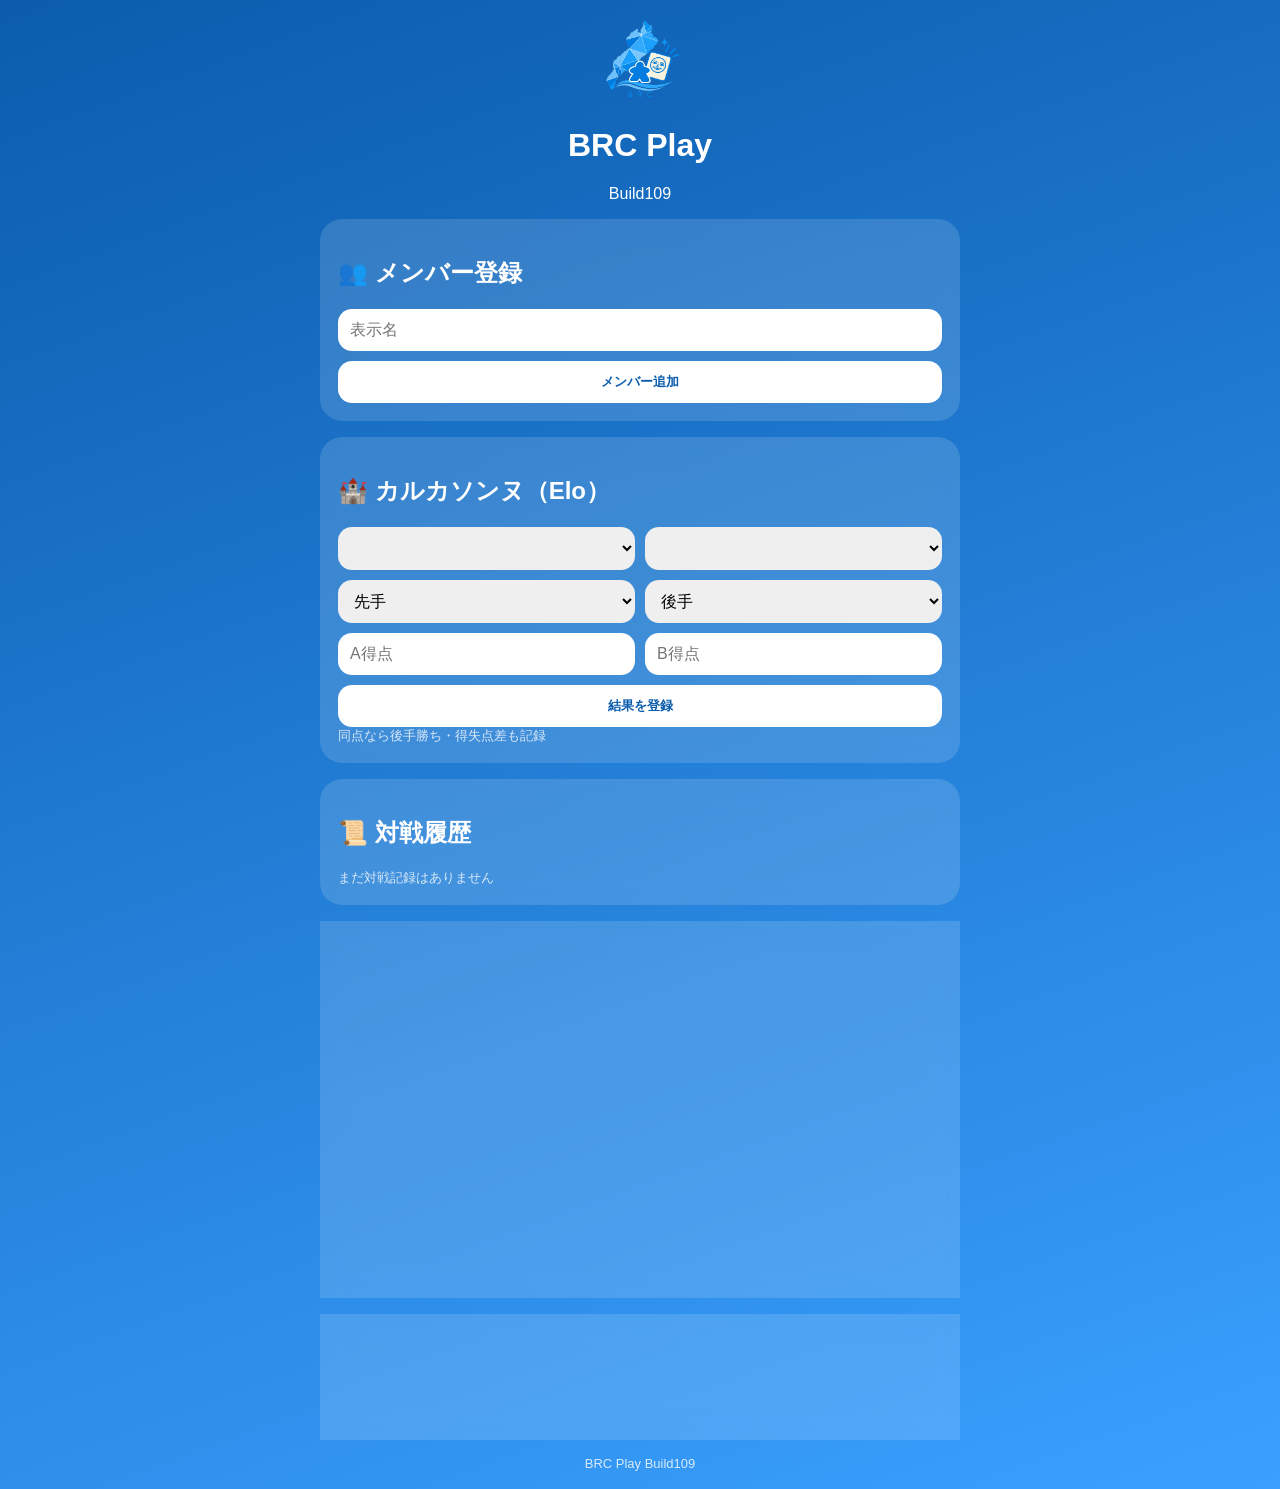
<file: BRC-Play-Build109-index.html>
<!doctype html><html lang=ja><head><meta charset=utf-8><meta name=viewport content='width=device-width,initial-scale=1'><meta name=theme-color content=#0B5CAD><title>BRC Play Build109</title><link rel=manifest href=manifest.json><style>
body{margin:0;font-family:-apple-system,sans-serif;background:linear-gradient(160deg,#0B5CAD,#3AA0FF);color:#fff}
.w{max-width:640px;margin:auto;padding:18px}.card{background:rgba(255,255,255,.14);backdrop-filter:blur(12px);border-radius:22px;padding:18px;margin:16px 0}.h{text-align:center}.h img{width:100px;border-radius:22px}
input,select{width:100%;padding:12px;border:0;border-radius:14px;box-sizing:border-box;font-size:16px}
button{padding:12px 16px;border:0;border-radius:14px;font-weight:700}.primary{background:#fff;color:#0B5CAD;width:100%;margin-top:10px}
.row{display:flex;gap:10px}.row>*{flex:1;min-width:0}.member{display:flex;justify-content:space-between;align-items:center;padding:14px 0;border-bottom:1px solid rgba(255,255,255,.12)}
.iconbtn{width:38px;height:38px;border-radius:10px;padding:0}.edit{background:rgba(255,255,255,.18);color:#fff}.del{background:#E53935;color:#fff}.history{padding:12px;border-radius:14px;background:rgba(255,255,255,.08);margin-bottom:10px}.small{font-size:13px;opacity:.8}
</style></head><body><div class=w><div class=h><img src='assets/icon.png'><h1>BRC Play</h1><div>Build109</div></div>

<div class=card><h2>👥 メンバー登録</h2><input id=memberName placeholder='表示名'><button class=primary id=addBtn>メンバー追加</button><div id=members></div></div>

<div class=card><h2>🏰 カルカソンヌ（Elo）</h2>
<div class=row><select id=playerA></select><select id=playerB></select></div>
<div class=row style='margin-top:10px'><select id=turnA><option>先手</option><option>後手</option></select><select id=turnB><option>先手</option><option selected>後手</option></select></div>
<div class=row style='margin-top:10px'><input id=scoreA inputmode=numeric placeholder='A得点'><input id=scoreB inputmode=numeric placeholder='B得点'></div>
<button class=primary id=saveMatch>結果を登録</button><div class=small>同点なら後手勝ち・得失点差も記録</div></div>

<div class=card><h2>📜 対戦履歴</h2><div id=history></div></div>

<div class=card><h2>🎲 ラミィキューブ（v0.4.5）</h2>
<div class=row><select id=r1></select><select id=r2></select></div>
<div class=row style='margin-top:10px'><select id=r3></select><select id=r4></select></div>
<div class=row style='margin-top:10px'><input id=rs1 type=text inputmode=text autocapitalize=off autocorrect=off spellcheck=false placeholder='1人目'><input id=rs2 type=text inputmode=text autocapitalize=off autocorrect=off spellcheck=false placeholder='2人目'></div>
<div class=row style='margin-top:10px'><input id=rs3 type=text inputmode=text autocapitalize=off autocorrect=off spellcheck=false placeholder='3人目'><input id=rs4 type=text inputmode=text autocapitalize=off autocorrect=off spellcheck=false placeholder='4人目'></div>
<button class=primary id=saveRummy>卓結果を保存</button><div class=small>公式スコア入力 → 合計点で順位作成（同点タイ）</div></div>

<div class=card><h2>🏆 ラミィ順位</h2><div id=ranking></div></div>

<div class=small style='text-align:center'>BRC Play Build109</div></div>

<script>
const KEY='brc-play-v033'; const $=id=>document.getElementById(id);
let db=JSON.parse(localStorage.getItem(KEY)||'{"members":[],"history":[],"rummy":[]}');
const save=()=>localStorage.setItem(KEY,JSON.stringify(db));
const elo=(r1,r2,s)=>Math.max(0,Math.round(r1+32*(s-(1/(1+Math.pow(10,(r2-r1)/400))))));
function render(){
 $('members').innerHTML='';
 db.members.forEach((m,i)=>{const row=document.createElement('div');row.className='member';row.innerHTML=`<div><b>${m.name}</b><div class=small>レート ${m.carc||1000}</div></div>`;const box=document.createElement('div');box.style.display='flex';box.style.gap='8px';const e=document.createElement('button');e.className='iconbtn edit';e.textContent='✏️';e.onclick=()=>{const v=prompt('表示名を変更',m.name);if(v&&v.trim()){m.name=v.trim();save();render();}};const d=document.createElement('button');d.className='iconbtn del';d.textContent='🗑️';d.onclick=()=>{if(confirm(m.name+' を削除しますか？')){db.members.splice(i,1);save();render();}};box.append(e,d);row.append(box);$('members').append(row);});
 const opts=db.members.map((m,i)=>`<option value="${i}">${m.name}</option>`).join('');
 $('playerA').innerHTML=opts;$('playerB').innerHTML=opts;['r1','r2','r3','r4'].forEach(id=>$(id).innerHTML=opts);
 if(db.history.length){$('history').innerHTML=db.history.slice().reverse().map((h,i)=>`<div class=history><div style="display:flex;justify-content:space-between;align-items:flex-start;gap:10px;"><div style="flex:1;">👑 <b>${h.winner}</b>（${h.wTurn}）<br><b>${h.scoreA}-${h.scoreB}</b> 得失点差 ${h.diffText}<br><span class=small>${h.a} ${h.ra1}→${h.ra2} / ${h.b} ${h.rb1}→${h.rb2}</span></div><button class="iconbtn del" onclick="deleteHistory(${db.history.length-1-i})">🗑️</button></div></div>`).join('');}else{$('history').innerHTML='<div class=small>まだ対戦記録はありません</div>';}
 const totals={};db.members.forEach(m=>totals[m.name]=0);db.rummy.forEach(g=>g.forEach(p=>totals[p.name]=(totals[p.name]||0)+p.score));const sorted=Object.entries(totals).sort((a,b)=>b[1]-a[1]);$('ranking').innerHTML=sorted.length?sorted.map((e,i)=>`<div class=history>${i+1}位 <b>${e[0]}</b><br><span class=small>${e[1]}点</span></div>`).join(''):'<div class=small>まだラミィの記録はありません</div>';
}
function deleteHistory(i){if(!confirm('この対戦履歴を削除しますか？'))return;db.history.splice(i,1);save();render();}
$('addBtn').onclick=()=>{const n=$('memberName').value.trim();if(!n)return;if(db.members.some(m=>m.name===n))return alert('同じ名前があります');db.members.push({name:n,carc:1000});$('memberName').value='';save();render();};
$('saveMatch').onclick=()=>{const ai=+$('playerA').value,bi=+$('playerB').value;if(ai===bi)return alert('別のメンバーを選んでね');const sa=Number($('scoreA').value),sb=Number($('scoreB').value);if(Number.isNaN(sa)||Number.isNaN(sb))return alert('得点を入力してね');const ta=$('turnA').value,tb=$('turnB').value;if(ta===tb)return alert('先手と後手を分けてね');const aWin=sa>sb||(sa===sb&&ta==='後手');const A=db.members[ai],B=db.members[bi];const oa=A.carc||1000,ob=B.carc||1000;A.carc=elo(oa,ob,aWin?1:0);B.carc=elo(ob,oa,aWin?0:1);const diff=sa-sb;db.history.push({a:A.name,b:B.name,winner:aWin?A.name:B.name,wTurn:aWin?ta:tb,scoreA:sa,scoreB:sb,diffText:(diff>0?`A +${diff} / B -${diff}`:diff<0?`A ${diff} / B +${-diff}`:'±0'),ra1:oa,ra2:A.carc,rb1:ob,rb2:B.carc});save();render();$('scoreA').value='';$('scoreB').value='';alert('結果を登録したよ！');};
$('saveRummy').onclick=()=>{const ids=[$('r1').value,$('r2').value,$('r3').value,$('r4').value];if(new Set(ids).size!==4)return alert('4人とも別のメンバーを選んでね');const scores=[Number($('rs1').value),Number($('rs2').value),Number($('rs3').value),Number($('rs4').value)];if(scores.some(Number.isNaN))return alert('4人分の得点を入力してね');const game=ids.map((id,i)=>({name:db.members[id].name,score:scores[i]})).sort((a,b)=>b.score-a.score);db.rummy.push(game);save();render();['rs1','rs2','rs3','rs4'].forEach(id=>$(id).value='');alert('ラミィの卓結果を保存したよ！');};
render(); if('serviceWorker' in navigator)navigator.serviceWorker.register('service-worker.js');
</script></body></html>
</file>
